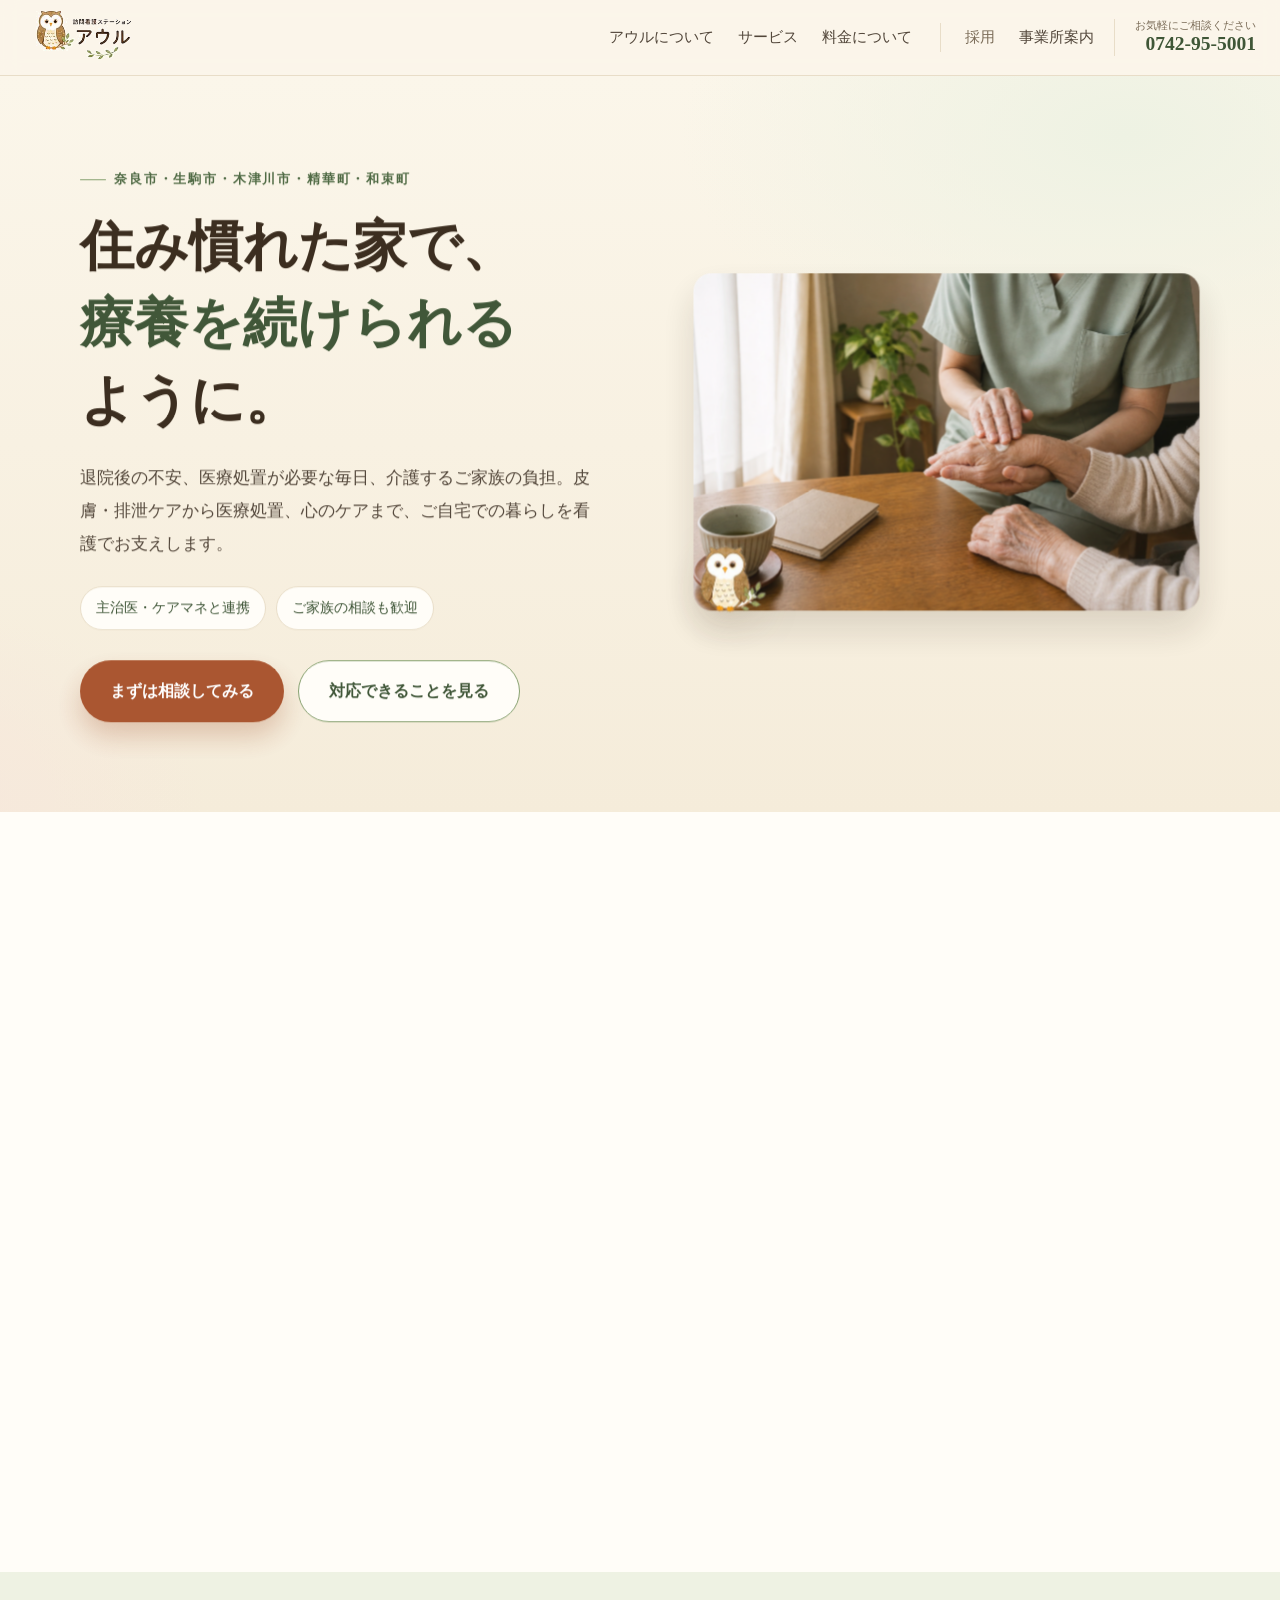
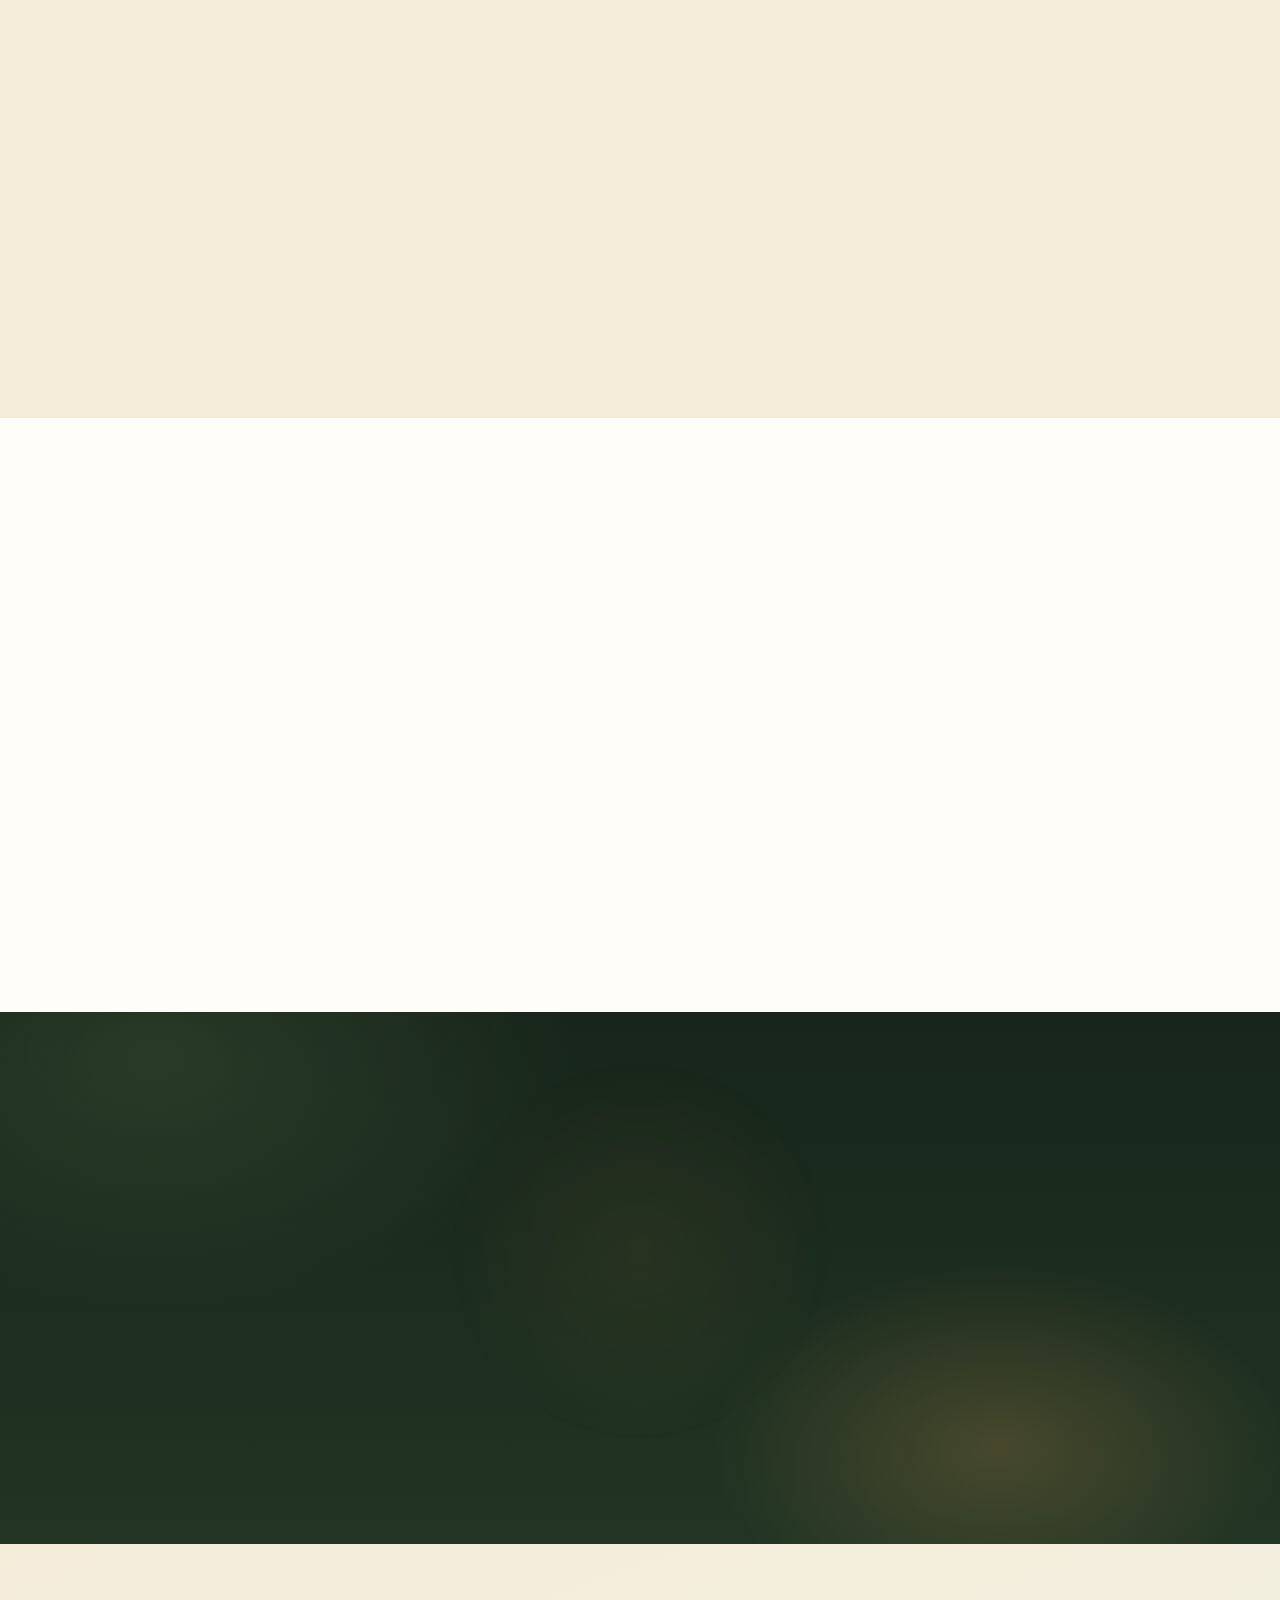
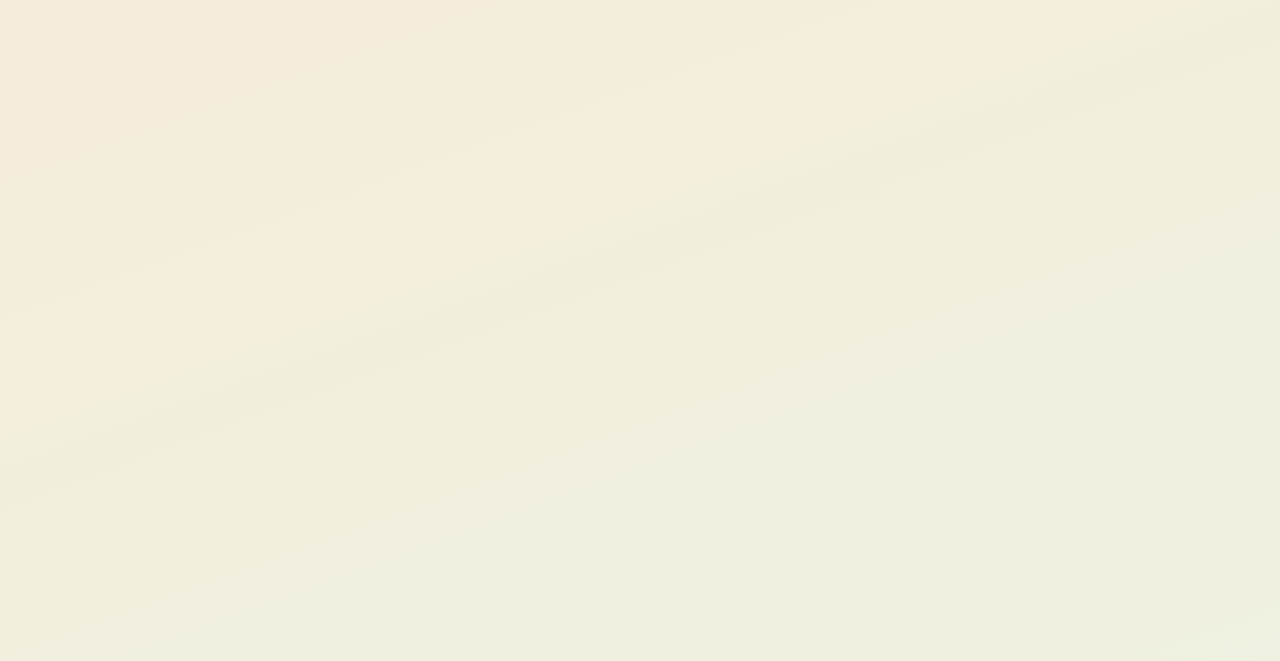
<file: index.html>
<!doctype html>
<html lang="ja">
  <head>
    <meta charset="utf-8" />
    <meta http-equiv="refresh" content="0; url=./home.html" />
    <link rel="canonical" href="https://aurukango.jp/home.html" />
    <title>訪問看護ステーション アウル</title>
  </head>
  <body>
    <a href="./home.html">ホームページへ移動</a>
  </body>
</html>
</file>
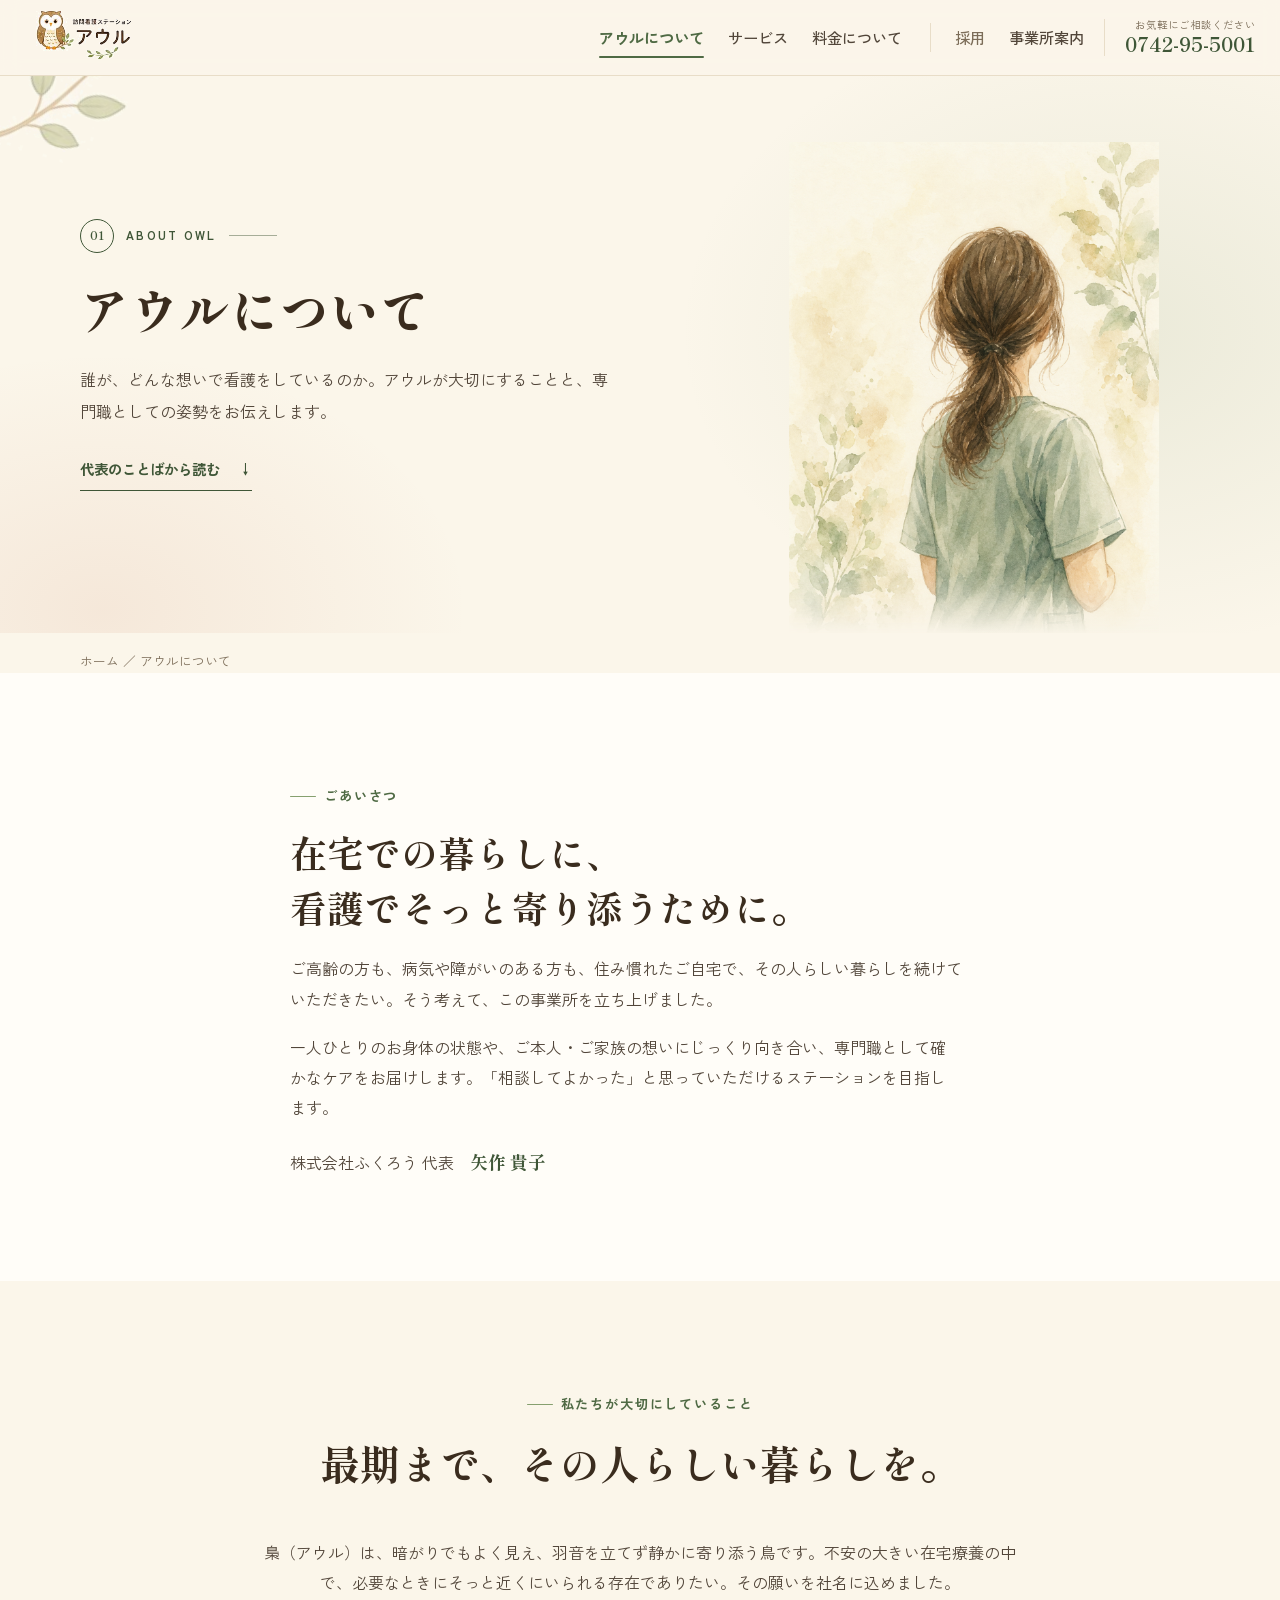
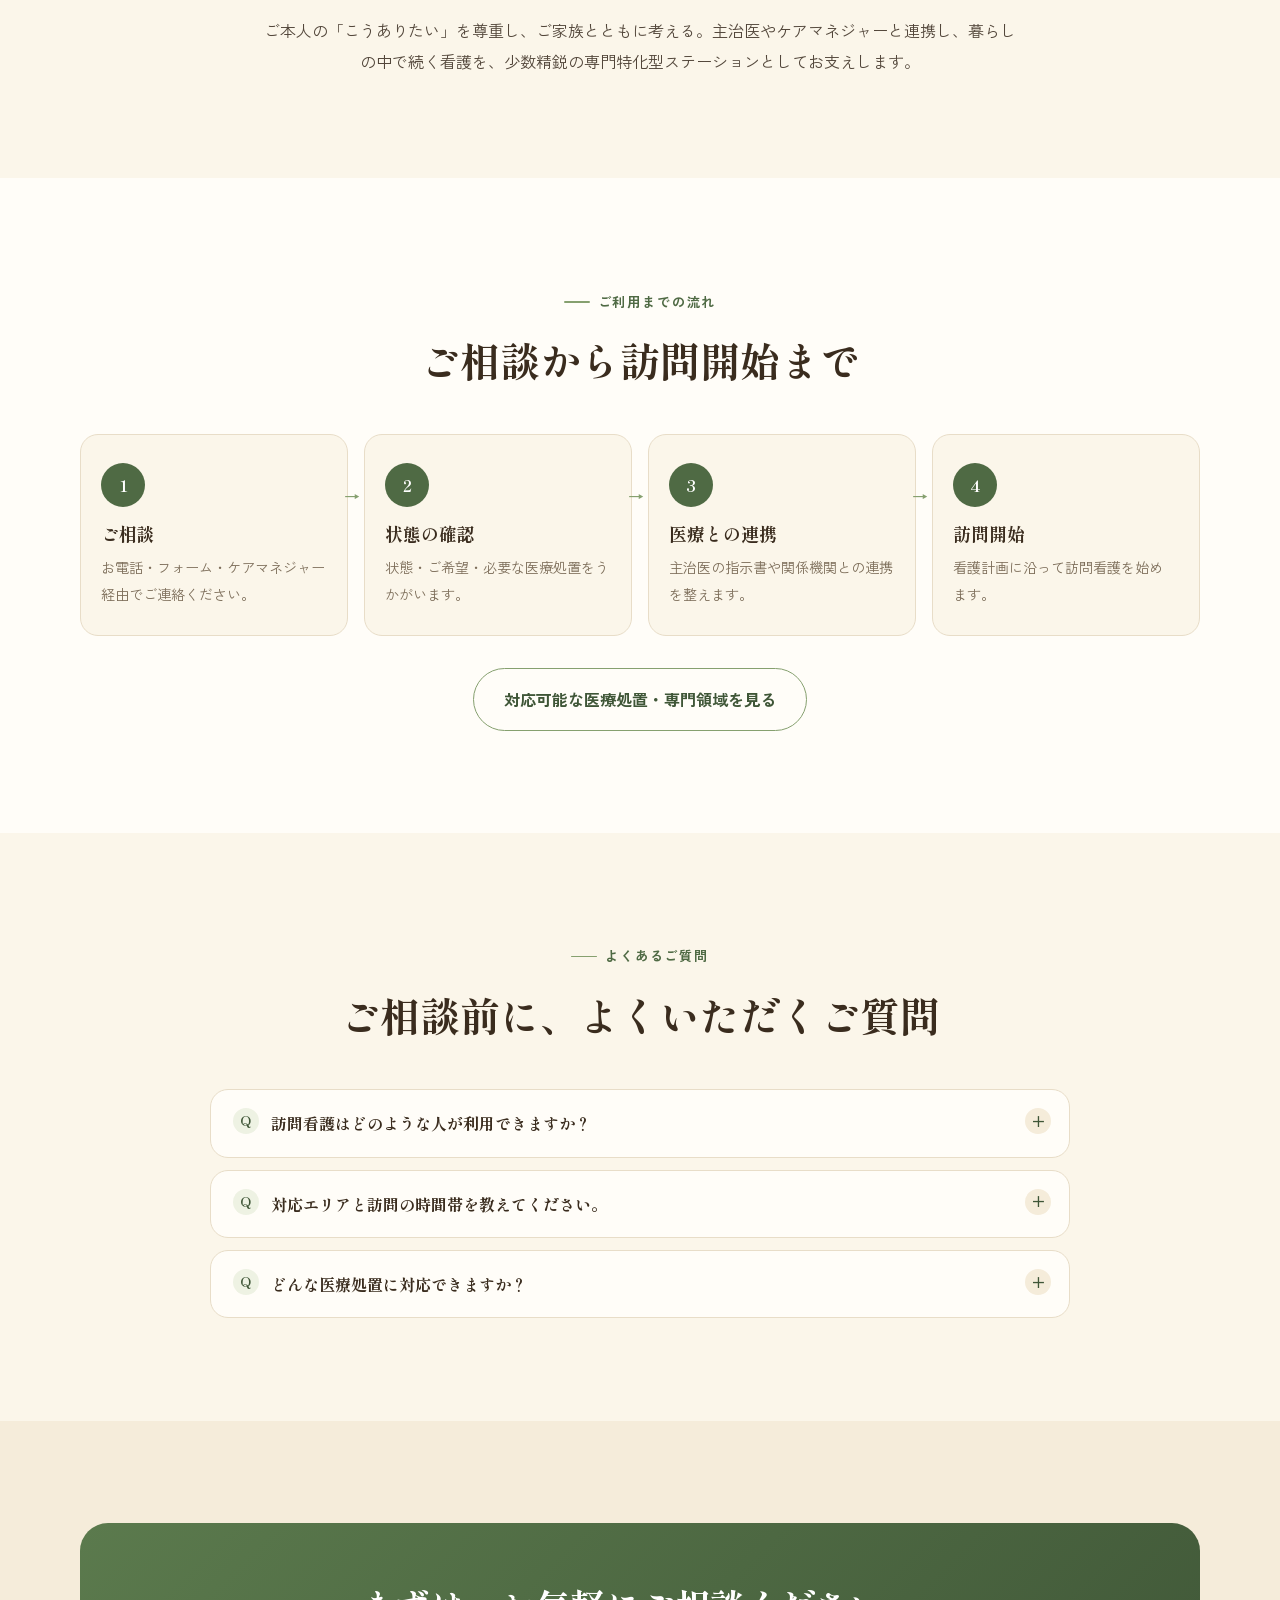
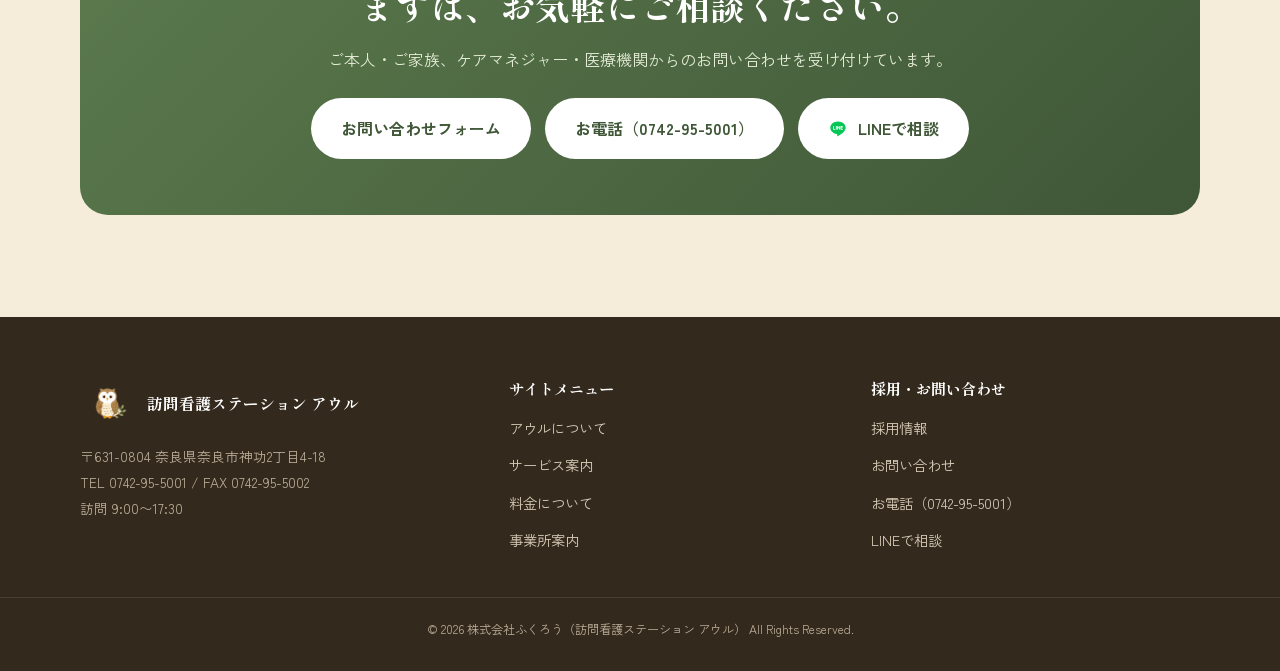
<file: about.html>
<!doctype html>
<html lang="ja">
  <head>
    <meta charset="utf-8" />
    <meta name="viewport" content="width=device-width, initial-scale=1" />
    <title>アウルについて｜訪問看護ステーション アウル</title>
    <meta
      name="description"
      content="訪問看護ステーション アウルの理念・代表あいさつ・専門性をご紹介します。皮膚・排泄ケア、医療処置、心のケアに対応する、奈良の少数精鋭の専門特化型ステーションです。"
    />
    <meta name="theme-color" content="#4f6a44" />
    <link rel="icon" href="./assets/img/owl-face.png" type="image/png" />
    <link rel="apple-touch-icon" href="./assets/img/owl-face.png" />
    <meta property="og:type" content="website" />
    <meta property="og:site_name" content="訪問看護ステーション アウル" />
    <meta property="og:title" content="アウルについて｜訪問看護ステーション アウル" />
    <meta property="og:description" content="訪問看護ステーション アウルの理念・代表あいさつ・専門性をご紹介します。皮膚・排泄ケア、医療処置、心のケアに対応する、奈良の少数精鋭の専門特化型ステーションです。" />
    <meta property="og:locale" content="ja_JP" />
    <meta name="twitter:card" content="summary" />
    <link rel="canonical" href="https://aurukango.jp/about.html" />
    <meta property="og:url" content="https://aurukango.jp/about.html" />
    <meta property="og:image" content="https://aurukango.jp/assets/img/og-image.jpg" />
    <meta property="og:image:width" content="1200" />
    <meta property="og:image:height" content="630" />
    <link rel="preconnect" href="https://fonts.googleapis.com" />
    <link rel="preconnect" href="https://fonts.gstatic.com" crossorigin />
    <link href="https://fonts.googleapis.com/css2?family=Shippori+Mincho:wght@500;600;700;800&family=Zen+Kaku+Gothic+New:wght@400;500;700&display=swap" rel="stylesheet" />
    <script>document.documentElement.classList.add("has-js");</script>
    <link rel="stylesheet" href="./assets/css/site.css" />
    <script type="application/ld+json">
      {
        "@context": "https://schema.org",
        "@graph": [
          {
            "@type": "MedicalBusiness",
            "@id": "https://aurukango.jp/#organization",
            "name": "訪問看護ステーション アウル"
          },
          {
            "@type": "WebPage",
            "@id": "https://aurukango.jp/about.html#webpage",
            "url": "https://aurukango.jp/about.html",
            "name": "アウルについて",
            "inLanguage": "ja",
            "isPartOf": {
              "@id": "https://aurukango.jp/#website"
            },
            "about": {
              "@id": "https://aurukango.jp/#organization"
            },
            "primaryImageOfPage": "https://aurukango.jp/assets/img/og-image.jpg"
          },
          {
            "@type": "BreadcrumbList",
            "itemListElement": [
              {
                "@type": "ListItem",
                "position": 1,
                "name": "ホーム",
                "item": "https://aurukango.jp/home.html"
              },
              {
                "@type": "ListItem",
                "position": 2,
                "name": "アウルについて"
              }
            ]
          }
        ]
      }
    </script>
  </head>
  <body>
    <a class="skip-link" href="#main">本文へスキップ</a>

      <!-- ============ header ============ -->
    <header class="header">
      <a class="brand" href="./home.html" aria-label="訪問看護ステーション アウル トップへ">
        <img class="brand__logo" src="./assets/img/logo-header.png" alt="訪問看護ステーション アウル" />
      </a>
      <nav class="nav" id="global-nav" aria-label="グローバルナビ">
        <a href="./about.html" aria-current="page">アウルについて</a>
        <a href="./service.html">サービス</a>
        <a href="./price.html">料金について</a>
        <a class="nav__recruit" href="./recruit.html">採用</a>
        <a href="./office.html">事業所案内</a>
      </nav>
      <a class="header-call" href="tel:0742955001"><span>お気軽にご相談ください</span><strong>0742-95-5001</strong></a>
      <button class="nav-toggle" type="button" aria-label="メニューを開く" aria-expanded="false" aria-controls="global-nav" data-nav-toggle><span></span><span></span><span></span></button>
    </header>

    <main id="main">
      <!-- ============ page hero: about ============ -->
      <section class="subhero subhero--about">
        <div class="inner subhero__grid">
          <div class="subhero__copy hero-enter">
            <span class="subhero__label"><b>01</b> ABOUT OWL</span>
            <h1>アウルについて</h1>
            <p>誰が、どんな想いで看護をしているのか。アウルが大切にすることと、専門職としての姿勢をお伝えします。</p>
            <a class="subhero__jump" href="#message">代表のことばから読む<span aria-hidden="true">↓</span></a>
          </div>
          <div class="subhero__visual hero-enter hero-enter--delay">
            <figure class="about-portrait">
              <img src="./assets/img/staff-daihyo.png" alt="代表の後ろ姿を描いた水彩イラスト" />
            </figure>
          </div>
        </div>
      </section>

      <!-- ============ breadcrumb ============ -->
      <nav class="breadcrumb" aria-label="パンくずリスト">
        <a href="./home.html">ホーム</a> ／ アウルについて
      </nav>

      <!-- ============ 代表あいさつ ============ -->
      <section class="section bg-white" id="message">
        <div class="inner inner--narrow">
          <div class="reveal greeting-copy">
            <span class="eyebrow">ごあいさつ</span>
            <h2 class="h-lead">在宅での暮らしに、<br />看護でそっと寄り添うために。</h2>
            <div class="prose">
              <p>ご高齢の方も、病気や障がいのある方も、住み慣れたご自宅で、その人らしい暮らしを続けていただきたい。そう考えて、この事業所を立ち上げました。</p>
              <p>一人ひとりのお身体の状態や、ご本人・ご家族の想いにじっくり向き合い、専門職として確かなケアをお届けします。「相談してよかった」と思っていただけるステーションを目指します。</p>
            </div>
            <p class="u-mt-22">株式会社ふくろう 代表　<span class="sig sig--lg">矢作 貴子</span></p>
          </div>
        </div>
      </section>

      <!-- ============ 理念（梟の意味づけ＋行動理念を集約） ============ -->
      <section class="section bg-cream">
        <div class="inner">
          <div class="section-head center reveal">
            <span class="eyebrow">私たちが大切にしていること</span>
            <h2><span class="u-phrase">最期まで、</span><span class="u-phrase">その人らしい</span><span class="u-phrase">暮らしを。</span></h2>
          </div>
          <div class="reveal u-maxw-760">
            <div class="prose prose--center">
              <p>梟（アウル）は、暗がりでもよく見え、羽音を立てず静かに寄り添う鳥です。不安の大きい在宅療養の中で、必要なときにそっと近くにいられる存在でありたい。その願いを社名に込めました。</p>
              <p>ご本人の「こうありたい」を尊重し、ご家族とともに考える。主治医やケアマネジャーと連携し、暮らしの中で続く看護を、少数精鋭の専門特化型ステーションとしてお支えします。</p>
            </div>
          </div>
        </div>
      </section>

      <!-- ============ ご利用までの流れ ============ -->
      <section class="section bg-white" id="flow">
        <div class="inner">
          <div class="section-head center reveal"><span class="eyebrow">ご利用までの流れ</span><h2>ご相談から訪問開始まで</h2></div>
          <div class="flow-grid">
            <div class="flow-step reveal"><div class="flow-step__no">1</div><h3>ご相談</h3><p>お電話・フォーム・ケアマネジャー経由でご連絡ください。</p></div>
            <div class="flow-step reveal"><div class="flow-step__no">2</div><h3>状態の確認</h3><p>状態・ご希望・必要な医療処置をうかがいます。</p></div>
            <div class="flow-step reveal"><div class="flow-step__no">3</div><h3>医療との連携</h3><p>主治医の指示書や関係機関との連携を整えます。</p></div>
            <div class="flow-step reveal"><div class="flow-step__no">4</div><h3>訪問開始</h3><p>看護計画に沿って訪問看護を始めます。</p></div>
          </div>
          <div class="reveal section-cta">
            <a class="btn btn--ghost" href="./service.html">対応可能な医療処置・専門領域を見る</a>
          </div>
        </div>
      </section>

      <!-- ============ よくあるご質問（3問） ============ -->
      <section class="section bg-cream">
        <div class="inner inner--narrow">
          <div class="section-head center reveal"><span class="eyebrow">よくあるご質問</span><h2><span class="u-phrase">ご相談前に、</span><span class="u-phrase">よくいただくご質問</span></h2></div>
          <div class="faq reveal">
            <details>
              <summary>訪問看護はどのような人が利用できますか？</summary>
              <div class="faq__a">主治医が訪問看護を必要と認めた方が対象です。年齢や病気の種類を問わず、ご自宅で療養される方を幅広くお支えします。</div>
            </details>
            <details>
              <summary>対応エリアと訪問の時間帯を教えてください。</summary>
              <div class="faq__a">奈良市・生駒市・木津川市・精華町・和束町が対応エリアです。訪問は9:00〜17:30を基本としています。</div>
            </details>
            <details>
              <summary>どんな医療処置に対応できますか？</summary>
              <div class="faq__a">褥瘡（床ずれ）管理、ストーマケア、気管カニューレ管理、創傷処置、脱水補正、認知症のある方への対応など、専門資格に基づくケアに対応します。詳しくはサービス案内をご覧ください。</div>
            </details>
          </div>
        </div>
      </section>

      <!-- ============ CTA band（相談導線） ============ -->
      <section class="section bg-cream2">
        <div class="inner">
          <div class="cta-band reveal">
            <h2><span class="u-phrase">まずは、</span><span class="u-phrase">お気軽に</span><span class="u-phrase">ご相談ください。</span></h2>
            <p>ご本人・ご家族、ケアマネジャー・医療機関からのお問い合わせを受け付けています。</p>
            <div class="btn-row">
              <a class="btn btn--on-dark" href="./home.html#contact">お問い合わせフォーム</a>
              <a class="btn btn--on-dark" href="tel:0742955001">お電話（0742-95-5001）</a>
              <a class="btn btn--on-dark" href="https://lin.ee/WpE8VvY" target="_blank" rel="noopener noreferrer"><svg class="btn__line-mark" viewBox="0 0 24 24" aria-hidden="true" focusable="false"><path fill="#06C755" d="M12 3C6.9 3 2.8 6.4 2.8 10.6c0 3.7 3.2 6.8 7.5 7.4.3.1.7.2.8.5.1.3.1.6 0 .9l-.1.8c0 .2-.2.9.8.5s5.3-3.1 7.2-5.3c1.3-1.4 2.2-3 2.2-4.8C21.2 6.4 17.1 3 12 3Zm-3.6 9.8H6.6c-.3 0-.5-.2-.5-.5V8.9c0-.3.2-.5.5-.5s.5.2.5.5v3h1.3c.3 0 .5.2.5.5s-.2.4-.5.4Zm2-.5c0 .3-.2.5-.5.5s-.5-.2-.5-.5V8.9c0-.3.2-.5.5-.5s.5.2.5.5v3.4Zm4.2 0c0 .2-.1.4-.3.5h-.2c-.2 0-.3-.1-.4-.2l-1.7-2.3v2c0 .3-.2.5-.5.5s-.5-.2-.5-.5V8.9c0-.2.1-.4.3-.5h.2c.1 0 .3.1.4.2l1.7 2.3v-2c0-.3.2-.5.5-.5s.5.2.5.5v3.4Zm2.8-2.2c.3 0 .5.2.5.5s-.2.5-.5.5h-1.3v.8h1.3c.3 0 .5.2.5.5s-.2.4-.5.4h-1.8c-.3 0-.5-.2-.5-.5V8.9c0-.3.2-.5.5-.5h1.8c.3 0 .5.2.5.5s-.2.5-.5.5h-1.3v.8h1.3Z"/></svg>LINEで相談</a>
            </div>
          </div>
        </div>
      </section>
    </main>

    <!-- ============ footer ============ -->
    <footer class="footer">
      <div class="inner footer__inner">
        <div>
          <div class="footer__brand"><img class="footer__owl" src="./assets/img/owl-clean.png" alt="" /><span class="footer__brandname">訪問看護ステーション アウル</span></div>
          <p class="footer__info">〒631-0804 奈良県奈良市神功2丁目4-18<br />TEL 0742-95-5001 / FAX 0742-95-5002<br />訪問 9:00〜17:30</p>
        </div>
        <div>
          <h4>サイトメニュー</h4>
          <nav class="footer__nav"><a href="./about.html">アウルについて</a><a href="./service.html">サービス案内</a><a href="./price.html">料金について</a><a href="./office.html">事業所案内</a></nav>
        </div>
        <div>
          <h4>採用・お問い合わせ</h4>
          <nav class="footer__nav"><a href="./recruit.html">採用情報</a><a href="./home.html#contact">お問い合わせ</a><a href="tel:0742955001">お電話（0742-95-5001）</a><a href="https://lin.ee/WpE8VvY" target="_blank" rel="noopener noreferrer">LINEで相談</a></nav>
        </div>
      </div>
      <p class="footer__copy">© 2026 株式会社ふくろう（訪問看護ステーション アウル） All Rights Reserved.</p>
    </footer>

    <div class="m-cta"><a class="tel" href="tel:0742955001">電話する</a><a class="form" href="./home.html#contact">相談する</a></div>

    <script src="./assets/js/site.js"></script>
  </body>
</html>
</file>
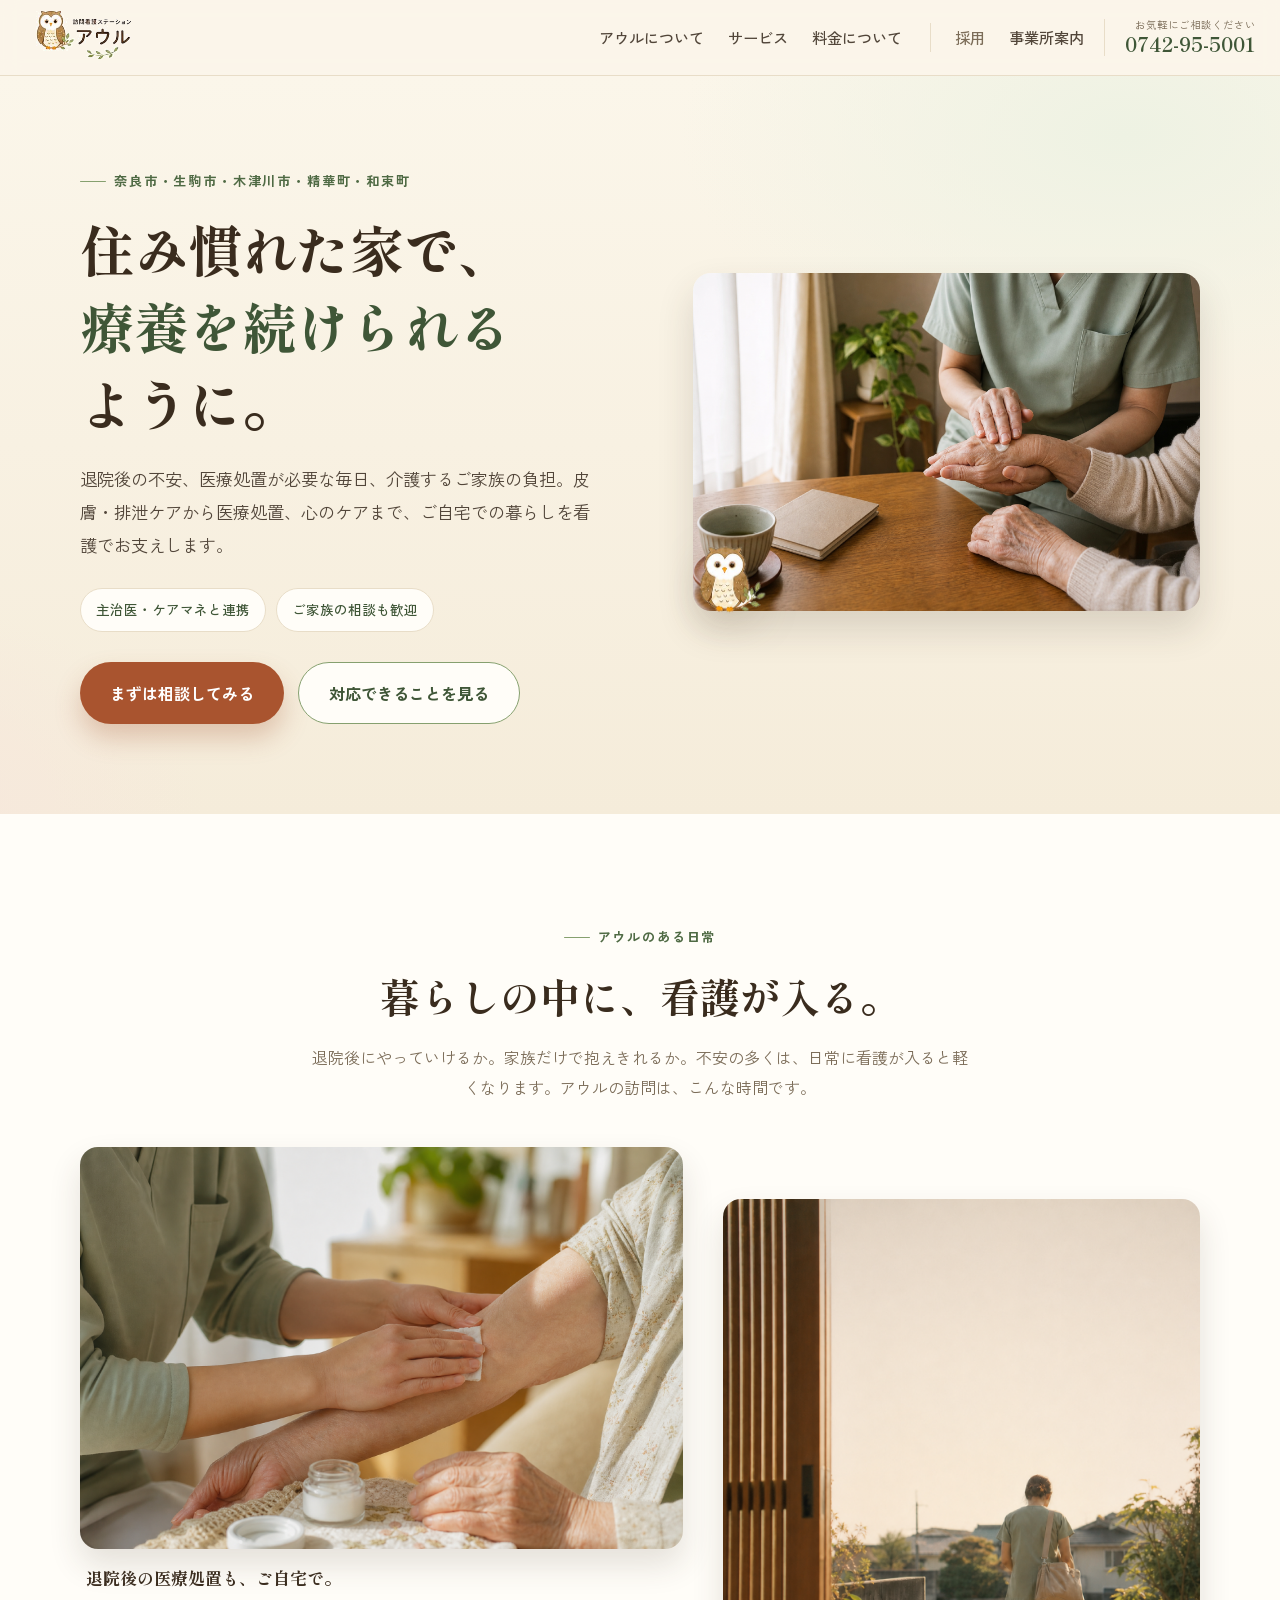
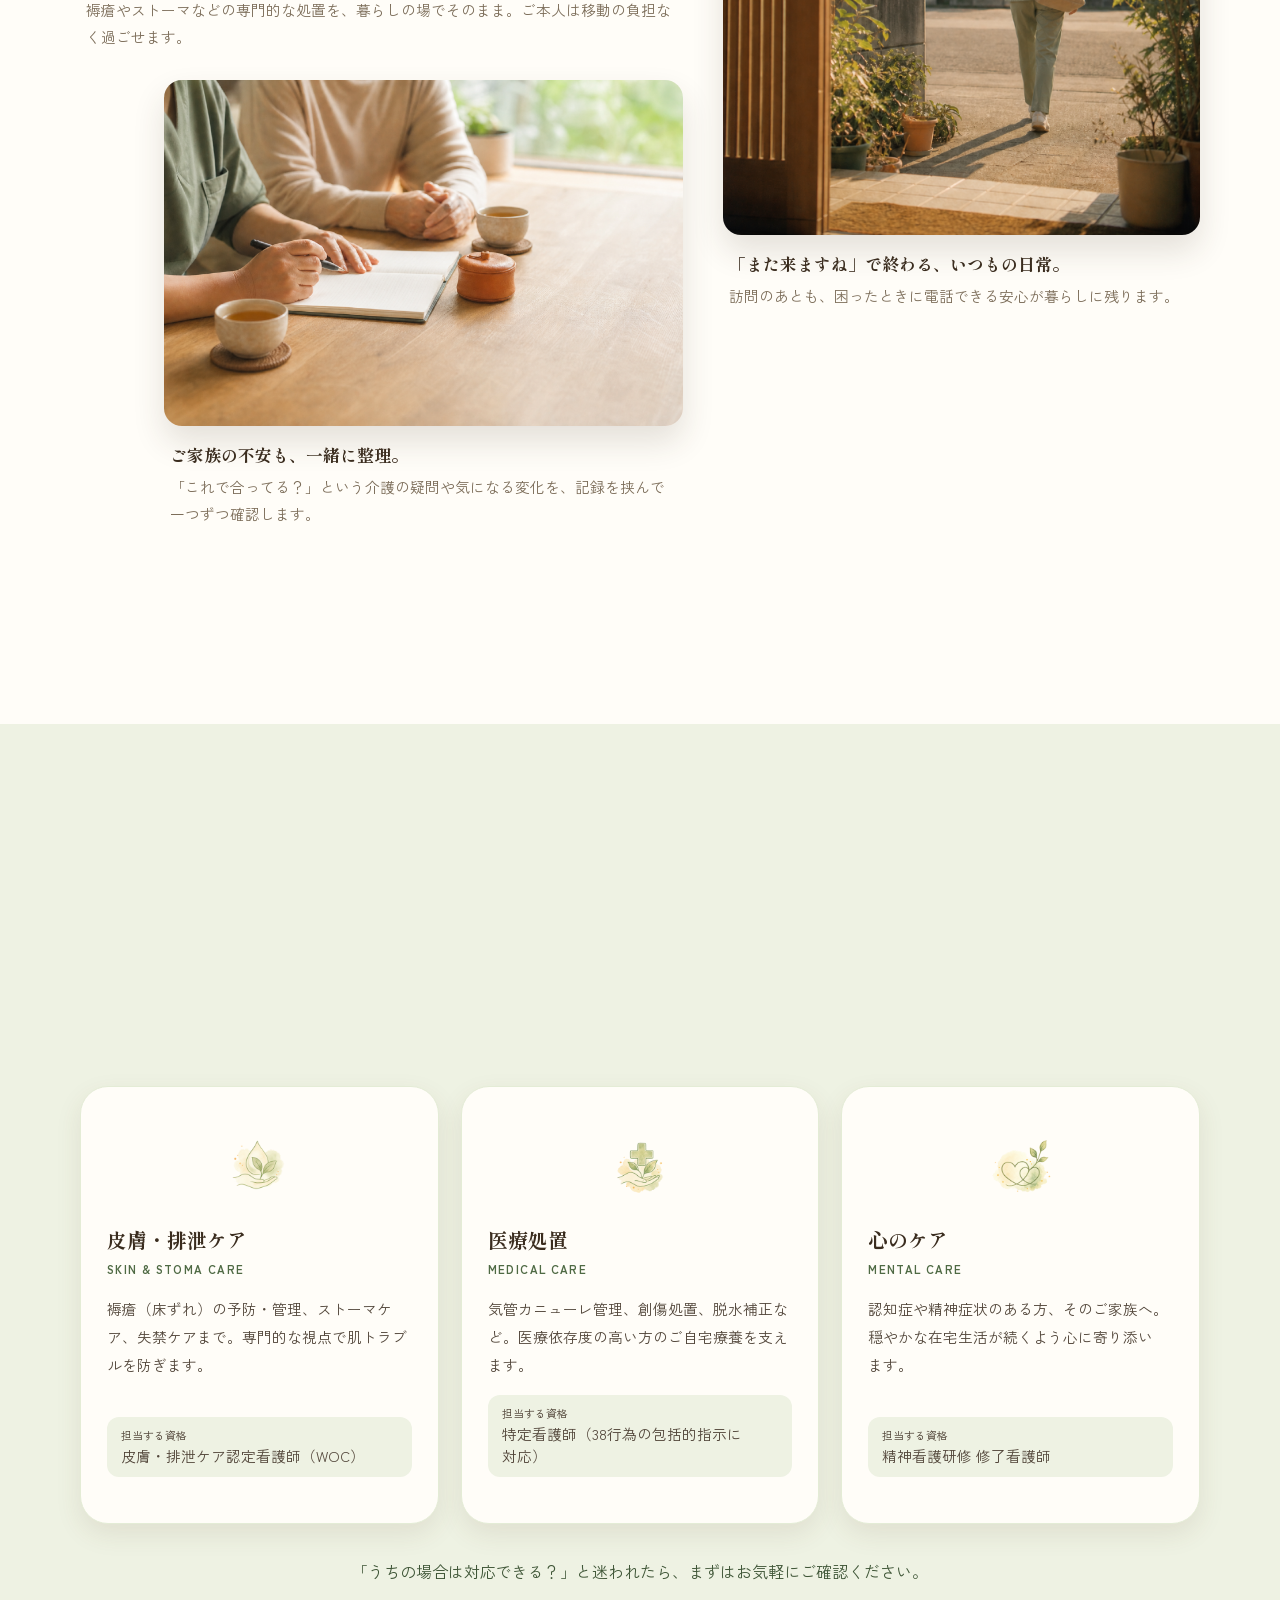
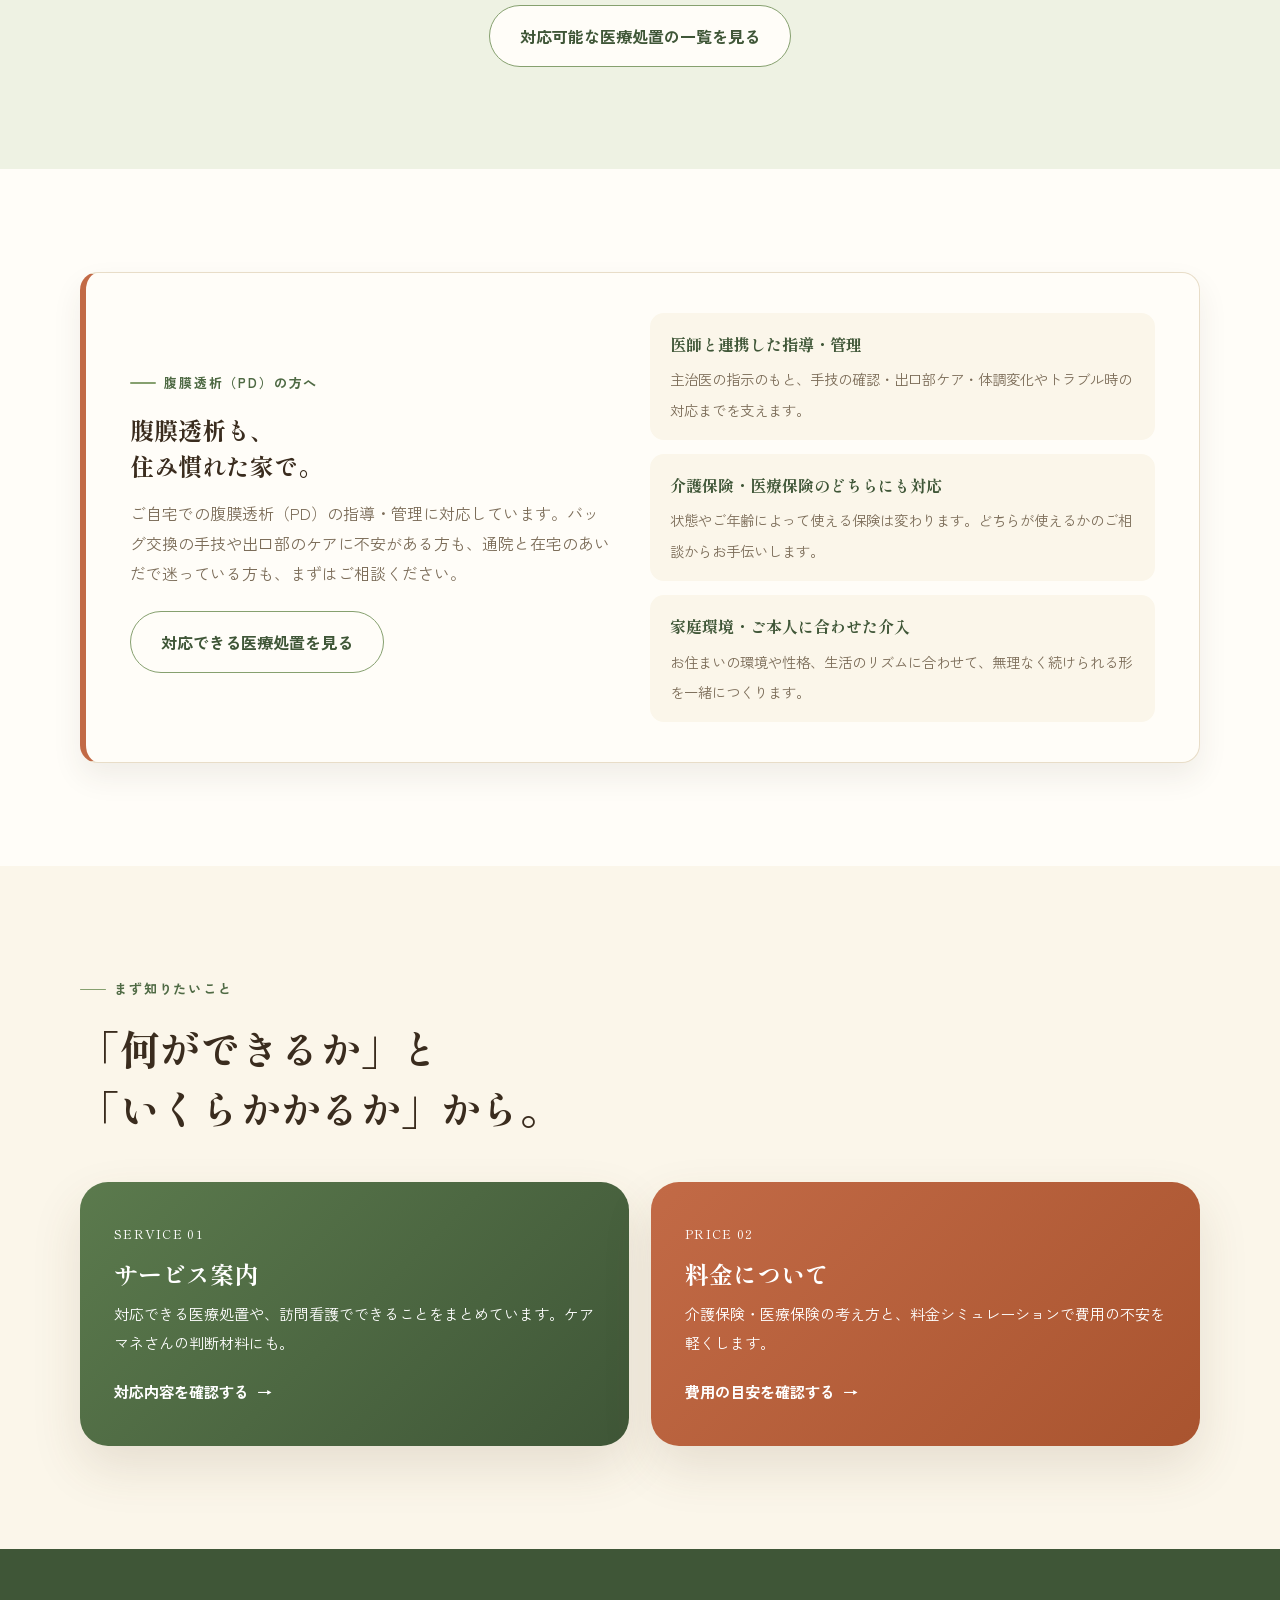
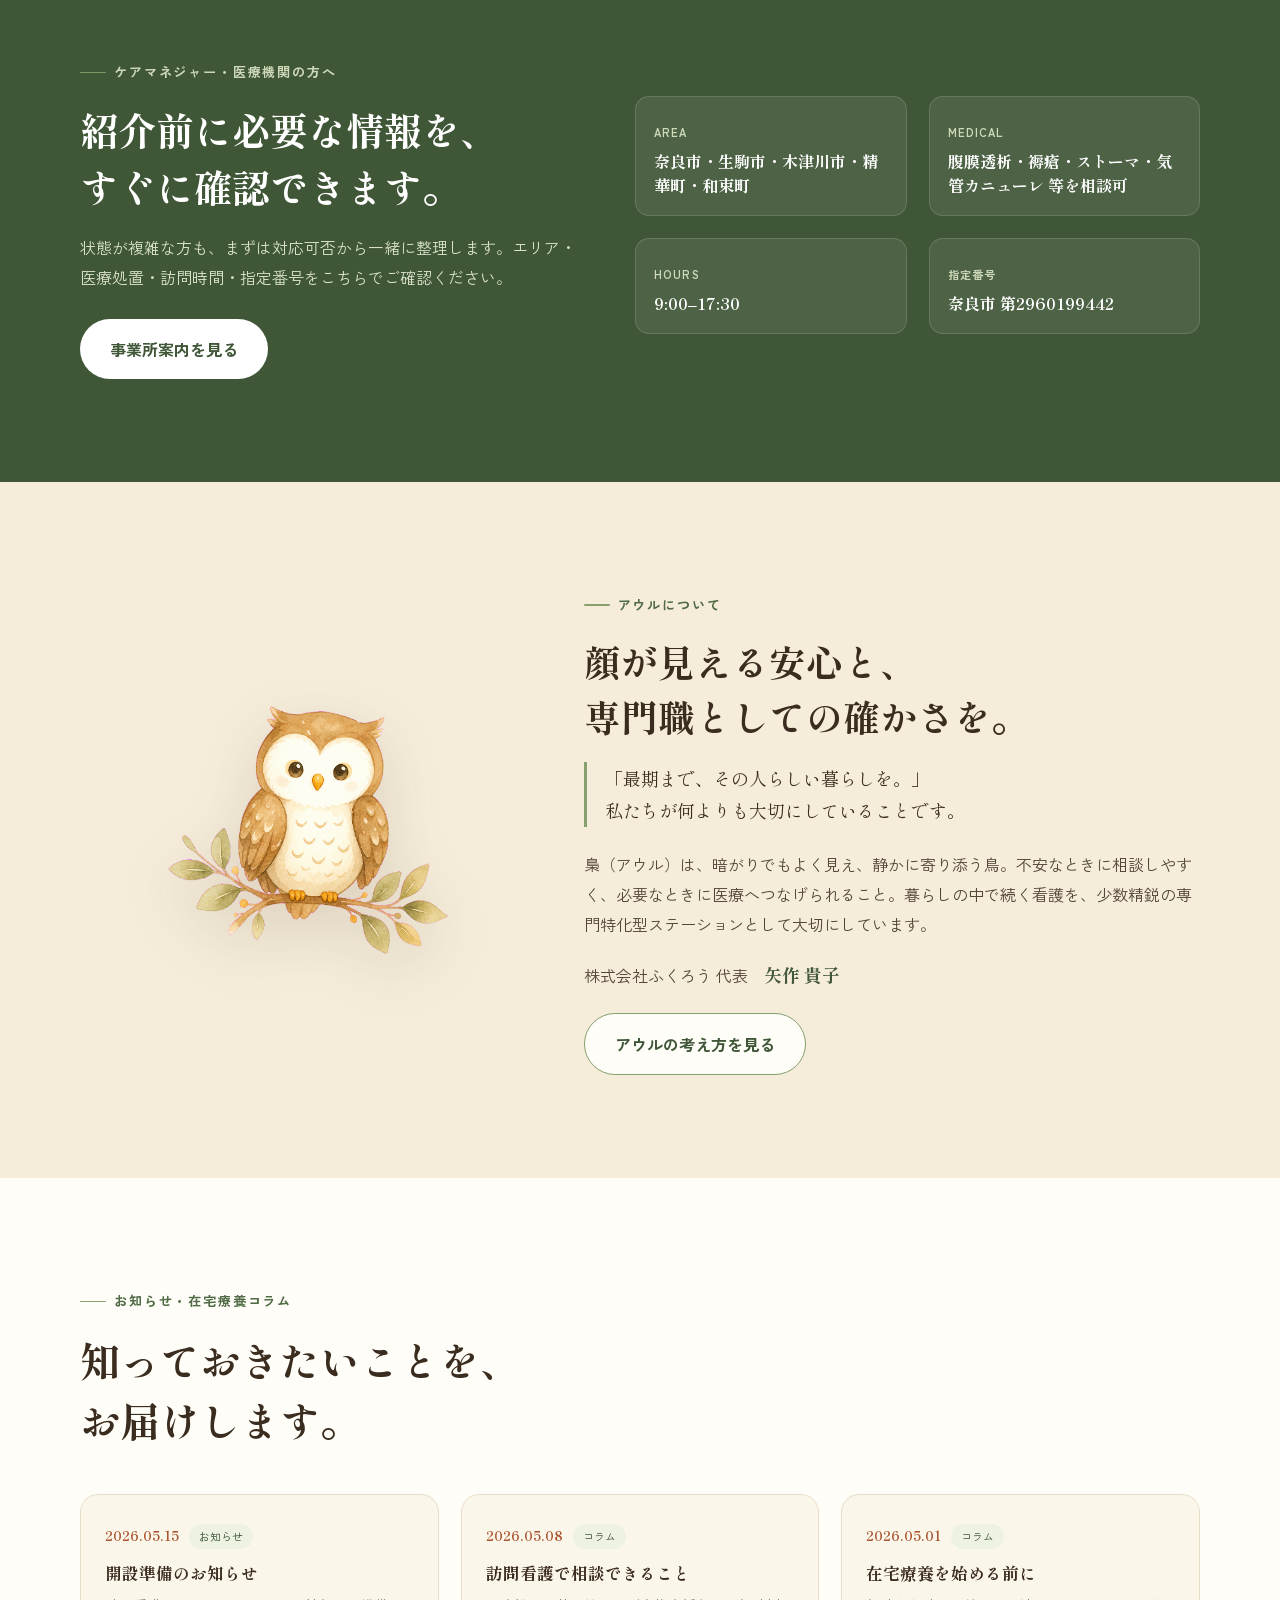
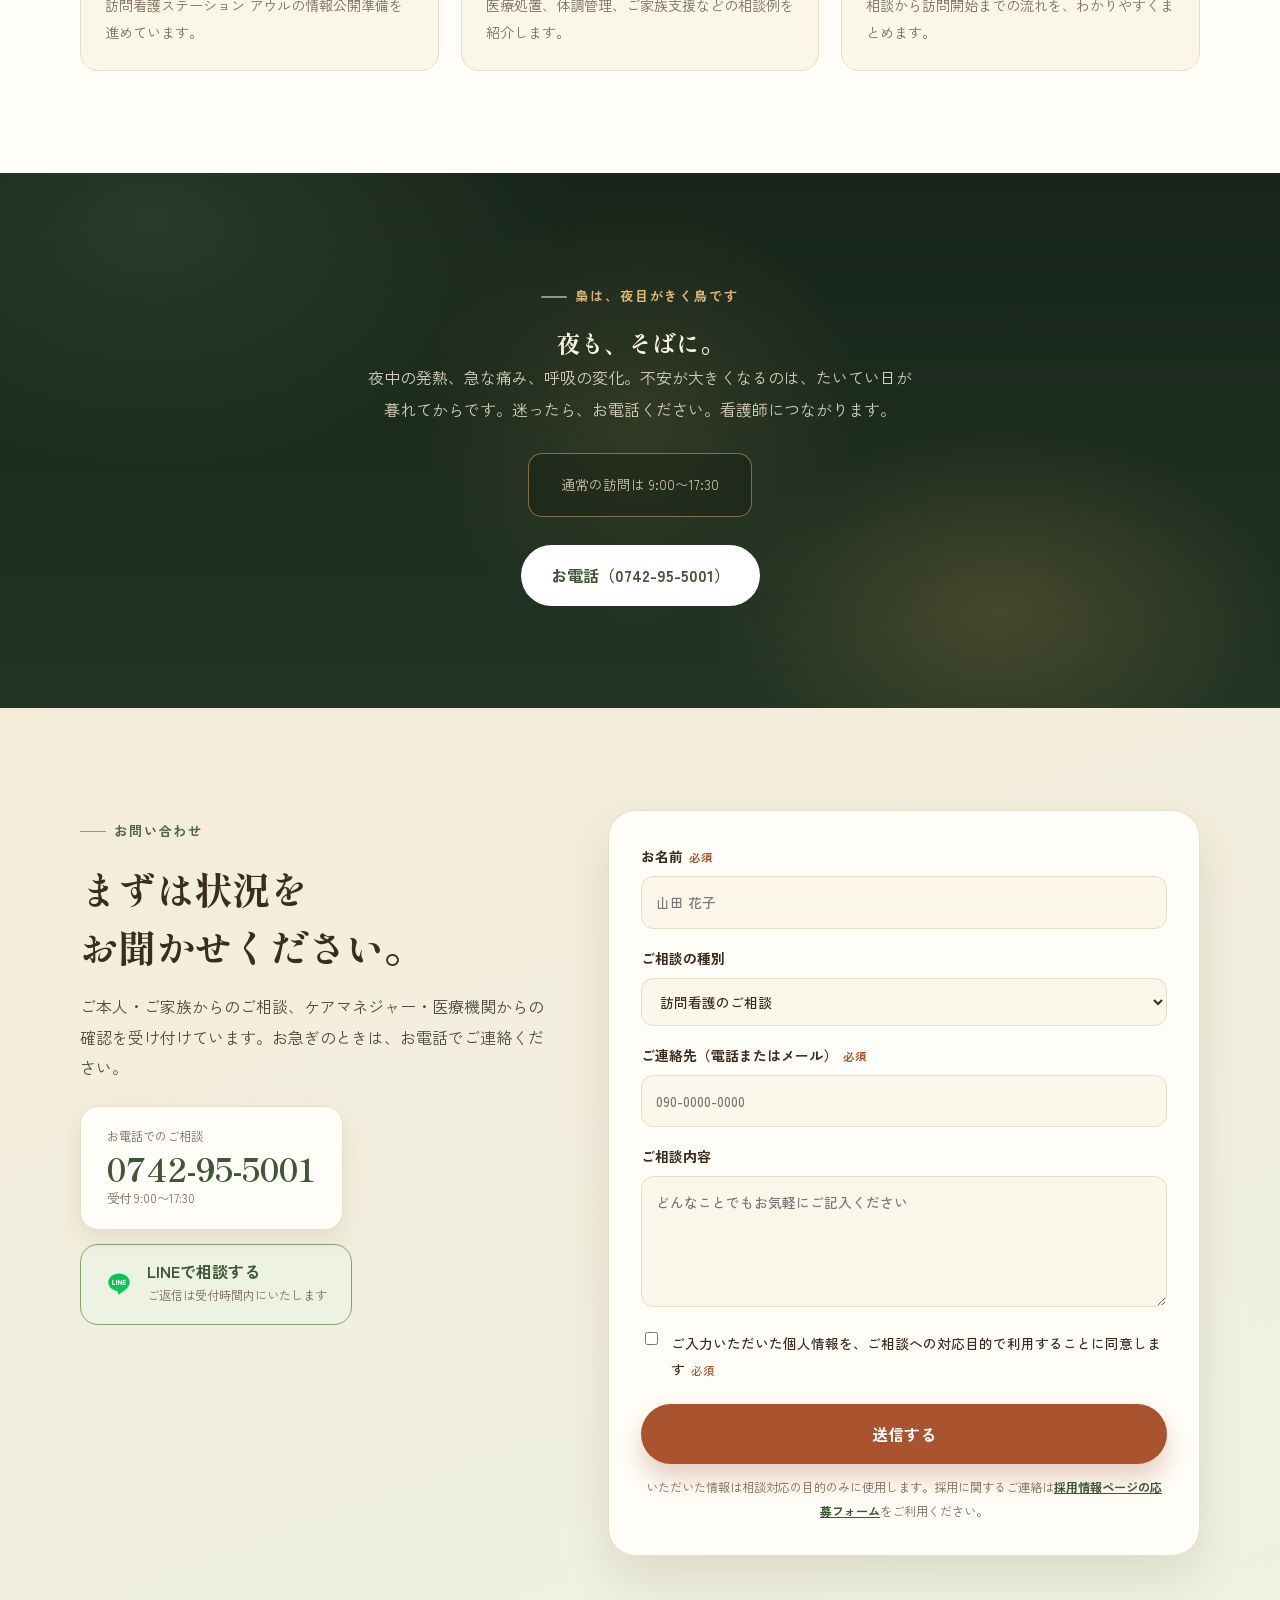
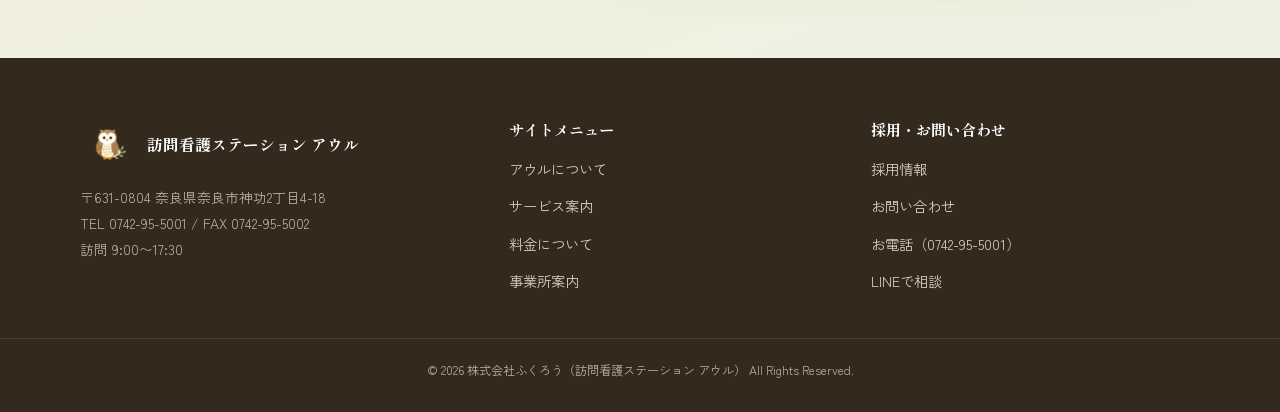
<file: home.html>
<!doctype html>
<html lang="ja">
  <head>
    <meta charset="utf-8" />
    <meta name="viewport" content="width=device-width, initial-scale=1" />
    <title>訪問看護ステーション アウル｜奈良市・生駒市・木津川市・精華町・和束町の訪問看護</title>
    <meta
      name="description"
      content="住み慣れたご自宅で療養を続けられるように。皮膚・排泄ケア、医療処置、心のケアに対応する、奈良の少数精鋭の訪問看護ステーションです。"
    />
    <meta name="theme-color" content="#4f6a44" />
    <link rel="icon" href="./assets/img/owl-face.png" type="image/png" />
    <link rel="apple-touch-icon" href="./assets/img/owl-face.png" />
    <meta property="og:type" content="website" />
    <meta property="og:site_name" content="訪問看護ステーション アウル" />
    <meta property="og:title" content="訪問看護ステーション アウル｜奈良市・生駒市・木津川市・精華町・和束町の訪問看護" />
    <meta property="og:description" content="住み慣れたご自宅で療養を続けられるように。皮膚・排泄ケア、医療処置、心のケアに対応する、奈良の少数精鋭の訪問看護ステーションです。" />
    <meta property="og:locale" content="ja_JP" />
    <meta name="twitter:card" content="summary" />
    <link rel="canonical" href="https://aurukango.jp/home.html" />
    <meta property="og:url" content="https://aurukango.jp/home.html" />
    <meta property="og:image" content="https://aurukango.jp/assets/img/og-image.jpg" />
    <meta property="og:image:width" content="1200" />
    <meta property="og:image:height" content="630" />
    <link rel="preconnect" href="https://fonts.googleapis.com" />
    <link rel="preconnect" href="https://fonts.gstatic.com" crossorigin />
    <link href="https://fonts.googleapis.com/css2?family=Shippori+Mincho:wght@500;600;700;800&family=Zen+Kaku+Gothic+New:wght@400;500;700&display=swap" rel="stylesheet" />
    <script>document.documentElement.classList.add("has-js");</script>
    <link rel="stylesheet" href="./assets/css/site.css" />
    <script type="application/ld+json">
      {
        "@context": "https://schema.org",
        "@graph": [
          {
            "@type": "MedicalBusiness",
            "@id": "https://aurukango.jp/#organization",
            "name": "訪問看護ステーション アウル",
            "legalName": "株式会社ふくろう",
            "url": "https://aurukango.jp/home.html",
            "description": "住み慣れたご自宅で療養を続けられるように。皮膚・排泄ケア、医療処置、心のケアに対応する、奈良の少数精鋭の訪問看護ステーションです。",
            "logo": "https://aurukango.jp/assets/img/logo-header.png",
            "image": "https://aurukango.jp/assets/img/og-image.jpg",
            "address": {
              "@type": "PostalAddress",
              "addressCountry": "JP",
              "postalCode": "631-0804",
              "addressRegion": "奈良県",
              "addressLocality": "奈良市",
              "streetAddress": "神功2丁目4-18"
            },
            "telephone": "+81-742-95-5001",
            "faxNumber": "+81-742-95-5002",
            "areaServed": [
              {
                "@type": "City",
                "name": "奈良市"
              },
              {
                "@type": "City",
                "name": "生駒市"
              },
              {
                "@type": "City",
                "name": "木津川市"
              },
              {
                "@type": "City",
                "name": "精華町"
              },
              {
                "@type": "City",
                "name": "和束町"
              }
            ],
            "openingHoursSpecification": [
              {
                "@type": "OpeningHoursSpecification",
                "dayOfWeek": [
                  "Monday",
                  "Tuesday",
                  "Wednesday",
                  "Thursday",
                  "Friday"
                ],
                "opens": "09:00",
                "closes": "17:30"
              }
            ],
            "identifier": {
              "@type": "PropertyValue",
              "name": "奈良市指定番号",
              "value": "2960199442"
            },
            "sameAs": [
              "https://lin.ee/WpE8VvY"
            ]
          },
          {
            "@type": "WebSite",
            "@id": "https://aurukango.jp/#website",
            "url": "https://aurukango.jp/",
            "name": "訪問看護ステーション アウル",
            "inLanguage": "ja",
            "publisher": {
              "@id": "https://aurukango.jp/#organization"
            }
          },
          {
            "@type": "WebPage",
            "@id": "https://aurukango.jp/home.html#webpage",
            "url": "https://aurukango.jp/home.html",
            "name": "訪問看護ステーション アウル",
            "inLanguage": "ja",
            "isPartOf": {
              "@id": "https://aurukango.jp/#website"
            },
            "about": {
              "@id": "https://aurukango.jp/#organization"
            },
            "primaryImageOfPage": "https://aurukango.jp/assets/img/og-image.jpg"
          }
        ]
      }
    </script>
  </head>
  <body>
    <a class="skip-link" href="#main">本文へスキップ</a>

      <!-- ============ header ============ -->
    <header class="header">
      <a class="brand" href="./home.html" aria-label="訪問看護ステーション アウル トップへ">
        <img class="brand__logo" src="./assets/img/logo-header.png" alt="訪問看護ステーション アウル" />
      </a>
      <nav class="nav" id="global-nav" aria-label="グローバルナビ">
        <a href="./about.html">アウルについて</a>
        <a href="./service.html">サービス</a>
        <a href="./price.html">料金について</a>
        <a class="nav__recruit" href="./recruit.html">採用</a>
        <a href="./office.html">事業所案内</a>
      </nav>
      <a class="header-call" href="tel:0742955001"><span>お気軽にご相談ください</span><strong>0742-95-5001</strong></a>
      <button class="nav-toggle" type="button" aria-label="メニューを開く" aria-expanded="false" aria-controls="global-nav" data-nav-toggle><span></span><span></span><span></span></button>
    </header>

    <main id="main">
      <!-- ============ hero ============ -->
      <section class="hero">
        <div class="inner split split--hero split--imgfirst">
          <div class="hero-enter">
            <span class="eyebrow">奈良市・生駒市・木津川市・精華町・和束町</span>
            <h1 class="hero__title">
              住み慣れた家で、<br /><span class="accent">療養を続けられる</span><br />ように。
            </h1>
            <p class="lead hero__lead">
              退院後の不安、医療処置が必要な毎日、介護するご家族の負担。皮膚・排泄ケアから医療処置、心のケアまで、ご自宅での暮らしを看護でお支えします。
            </p>
            <div class="badges u-mb-30">
              <span class="badge">主治医・ケアマネと連携</span>
              <span class="badge">ご家族の相談も歓迎</span>
            </div>
            <div class="hero__actions">
              <a class="btn btn--primary" href="#contact">まずは相談してみる</a>
              <a class="btn btn--ghost" href="./service.html">対応できることを見る</a>
            </div>
          </div>
          <div class="hero-enter hero-enter--delay hero__visual">
            <img class="asset asset--hero" src="./assets/img/home-hero-v2.png" alt="在宅の居間で、看護師がご利用者の手にスキンケアを行う様子" />
            <img class="hero__owl" src="./assets/img/owl-clean.png" alt="" />
          </div>
        </div>
      </section>

      <!-- ============ photo story (暮らしの中に看護が入る一日) ============ -->
      <section class="section bg-white">
        <div class="inner">
          <div class="section-head center reveal">
            <span class="eyebrow">アウルのある日常</span>
            <h2><span class="u-phrase">暮らしの中に、</span><span class="u-phrase">看護が入る。</span></h2>
            <p>退院後にやっていけるか。家族だけで抱えきれるか。不安の多くは、日常に看護が入ると軽くなります。アウルの訪問は、こんな時間です。</p>
          </div>
          <div class="story">
            <figure class="story__item story__item--a reveal reveal--left">
              <img src="./assets/img/story-care.png" alt="看護師がご利用者の腕にスキンケアの処置をする手元" loading="lazy" />
              <figcaption><b>退院後の医療処置も、ご自宅で。</b>褥瘡やストーマなどの専門的な処置を、暮らしの場でそのまま。ご本人は移動の負担なく過ごせます。</figcaption>
            </figure>
            <figure class="story__item story__item--b reveal reveal--left">
              <img src="./assets/img/story-talk.png" alt="テーブルで記録ノートを挟んでご家族と相談する手元" loading="lazy" />
              <figcaption><b>ご家族の不安も、一緒に整理。</b>「これで合ってる？」という介護の疑問や気になる変化を、記録を挟んで一つずつ確認します。</figcaption>
            </figure>
            <figure class="story__item story__item--c reveal reveal--right">
              <img src="./assets/img/story-leave.png" alt="訪問を終えて玄関先を出る看護師の後ろ姿" loading="lazy" />
              <figcaption><b>「また来ますね」で終わる、いつもの日常。</b>訪問のあとも、困ったときに電話できる安心が暮らしに残ります。</figcaption>
            </figure>
          </div>
          <div class="reveal section-cta">
            <a class="btn btn--ghost" href="./about.html#flow">ご利用までの流れを見る</a>
          </div>
        </div>
      </section>

      <!-- ============ specialty (3領域・主役) ============ -->
      <section class="section bg-green">
        <div class="inner">
          <div class="section-head center reveal">
            <span class="eyebrow">アウルが力になれること</span>
            <h2>3つの専門領域で、<br />在宅の「難しい」に応えます。</h2>
            <p>人数や年数ではなく、保有資格に基づく「対応できる領域」でお応えします。</p>
          </div>
          <div class="grid grid-3">
            <article class="spec-card reveal">
              <img class="asset asset--icon" src="./assets/img/icon-skin.png" alt="" />
              <h3>皮膚・排泄ケア</h3><span class="spec-card__en">SKIN &amp; STOMA CARE</span>
              <p>褥瘡（床ずれ）の予防・管理、ストーマケア、失禁ケアまで。専門的な視点で肌トラブルを防ぎます。</p>
              <p class="spec-card__cred"><span>担当する資格</span>皮膚・排泄ケア認定看護師（WOC）</p>
            </article>
            <article class="spec-card reveal">
              <img class="asset asset--icon" src="./assets/img/icon-medical.png" alt="" />
              <h3>医療処置</h3><span class="spec-card__en">MEDICAL CARE</span>
              <p>気管カニューレ管理、創傷処置、脱水補正など。医療依存度の高い方のご自宅療養を支えます。</p>
              <p class="spec-card__cred"><span>担当する資格</span>特定看護師（38行為の包括的指示に対応）</p>
            </article>
            <article class="spec-card reveal">
              <img class="asset asset--icon" src="./assets/img/icon-heart.png" alt="" />
              <h3>心のケア</h3><span class="spec-card__en">MENTAL CARE</span>
              <p>認知症や精神症状のある方、そのご家族へ。穏やかな在宅生活が続くよう心に寄り添います。</p>
              <p class="spec-card__cred"><span>担当する資格</span>精神看護研修 修了看護師</p>
            </article>
          </div>
          <div class="reveal section-cta">
            <p class="section-cta__note">「うちの場合は対応できる？」と迷われたら、まずはお気軽にご確認ください。</p>
            <a class="btn btn--ghost" href="./service.html">対応可能な医療処置の一覧を見る</a>
          </div>
        </div>
      </section>

      <!-- ============ PD (腹膜透析サポート) ============ -->
      <section class="section bg-white">
        <div class="inner">
          <div class="pd-band reveal">
            <div class="pd-band__head">
              <span class="eyebrow">腹膜透析（PD）の方へ</span>
              <h2>腹膜透析も、<br />住み慣れた家で。</h2>
              <p>ご自宅での腹膜透析（PD）の指導・管理に対応しています。バッグ交換の手技や出口部のケアに不安がある方も、通院と在宅のあいだで迷っている方も、まずはご相談ください。</p>
              <div class="u-mt-22"><a class="btn btn--ghost" href="./service.html">対応できる医療処置を見る</a></div>
            </div>
            <ul class="pd-band__points">
              <li><b>医師と連携した指導・管理</b><span>主治医の指示のもと、手技の確認・出口部ケア・体調変化やトラブル時の対応までを支えます。</span></li>
              <li><b>介護保険・医療保険のどちらにも対応</b><span>状態やご年齢によって使える保険は変わります。どちらが使えるかのご相談からお手伝いします。</span></li>
              <li><b>家庭環境・ご本人に合わせた介入</b><span>お住まいの環境や性格、生活のリズムに合わせて、無理なく続けられる形を一緒につくります。</span></li>
            </ul>
          </div>
        </div>
      </section>

      <!-- ============ main routes (主動線2枚看板) ============ -->
      <section class="section bg-cream">
        <div class="inner">
          <div class="section-head reveal"><span class="eyebrow">まず知りたいこと</span><h2><span class="u-phrase">「何ができるか」と</span><span class="u-phrase">「いくらかかるか」から。</span></h2></div>
          <div class="grid grid-2">
            <a class="route route--service reveal" href="./service.html"><span class="route__no">SERVICE 01</span><div><h3>サービス案内</h3><p>対応できる医療処置や、訪問看護でできることをまとめています。ケアマネさんの判断材料にも。</p></div><span class="route__go">対応内容を確認する</span></a>
            <a class="route route--price reveal" href="./price.html"><span class="route__no">PRICE 02</span><div><h3>料金について</h3><p>介護保険・医療保険の考え方と、料金シミュレーションで費用の不安を軽くします。</p></div><span class="route__go">費用の目安を確認する</span></a>
          </div>
        </div>
      </section>

      <!-- ============ pro band (ケアマネ・医療機関) ============ -->
      <section class="section pro">
        <div class="inner split split--pro">
          <div class="reveal">
            <span class="eyebrow">ケアマネジャー・医療機関の方へ</span>
            <h2 class="h-lead--lg">紹介前に必要な情報を、<br />すぐに確認できます。</h2>
            <p class="pro__lead u-mb-26">状態が複雑な方も、まずは対応可否から一緒に整理します。エリア・医療処置・訪問時間・指定番号をこちらでご確認ください。</p>
            <a class="btn btn--on-dark" href="./office.html">事業所案内を見る</a>
          </div>
          <div class="grid grid-2 reveal">
            <div class="pro-check"><span>AREA</span><strong>奈良市・生駒市・木津川市・精華町・和束町</strong></div>
            <div class="pro-check"><span>MEDICAL</span><strong>腹膜透析・褥瘡・ストーマ・気管カニューレ 等を相談可</strong></div>
            <div class="pro-check"><span>HOURS</span><strong>9:00–17:30</strong></div>
            <div class="pro-check"><span>指定番号</span><strong>奈良市 第2960199442</strong></div>
          </div>
        </div>
      </section>

      <!-- ============ about ============ -->
      <section class="section bg-cream2">
        <div class="inner split split--lead">
          <div class="reveal u-center">
            <img class="owl-figure" src="./assets/img/owl-watercolor.png" alt="訪問看護ステーション アウルのシンボル、ふくろう" />
          </div>
          <div class="reveal">
            <span class="eyebrow">アウルについて</span>
            <h2 class="h-lead">顔が見える安心と、<br />専門職としての確かさを。</h2>
            <p class="pull-quote">
              「最期まで、その人らしい暮らしを。」<br />私たちが何よりも大切にしていることです。
            </p>
            <p>梟（アウル）は、暗がりでもよく見え、静かに寄り添う鳥。不安なときに相談しやすく、必要なときに医療へつなげられること。暮らしの中で続く看護を、少数精鋭の専門特化型ステーションとして大切にしています。</p>
            <p class="u-mt-18">株式会社ふくろう 代表　<span class="sig sig--lg">矢作 貴子</span></p>
            <div class="u-mt-22"><a class="btn btn--ghost" href="./about.html">アウルの考え方を見る</a></div>
          </div>
        </div>
      </section>

      <!-- ============ news ============ -->
      <section class="section bg-white">
        <div class="inner">
          <div class="section-head reveal"><span class="eyebrow">お知らせ・在宅療養コラム</span><h2><span class="u-phrase">知っておきたいことを、</span><span class="u-phrase">お届けします。</span></h2></div>
          <div class="grid grid-3">
            <a class="news-card reveal" href="#"><time datetime="2026-05-15">2026.05.15</time><span class="news-card__cat">お知らせ</span><h3>開設準備のお知らせ</h3><p>訪問看護ステーション アウルの情報公開準備を進めています。</p></a>
            <a class="news-card reveal" href="#"><time datetime="2026-05-08">2026.05.08</time><span class="news-card__cat">コラム</span><h3>訪問看護で相談できること</h3><p>医療処置、体調管理、ご家族支援などの相談例を紹介します。</p></a>
            <a class="news-card reveal" href="#"><time datetime="2026-05-01">2026.05.01</time><span class="news-card__cat">コラム</span><h3>在宅療養を始める前に</h3><p>相談から訪問開始までの流れを、わかりやすくまとめます。</p></a>
          </div>
        </div>
      </section>

      <!-- ============ night (夜も、そばに。) ============ -->
      <section class="section night">
        <div class="inner u-center">
          <span class="eyebrow reveal">梟は、夜目がきく鳥です</span>
          <h2 class="reveal">夜も、そばに。</h2>
          <p class="night__lead reveal">夜中の発熱、急な痛み、呼吸の変化。不安が大きくなるのは、たいてい日が暮れてからです。迷ったら、お電話ください。看護師につながります。</p>
          <div class="night__fact reveal">
            <span>通常の訪問は 9:00〜17:30</span>
          </div>
          <div class="btn-row u-justify-center reveal">
            <a class="btn btn--on-dark" href="tel:0742955001">お電話（0742-95-5001）</a>
          </div>
        </div>
      </section>

      <!-- ============ contact ============ -->
      <section class="section contact" id="contact">
        <div class="inner split split--form">
          <div class="reveal">
            <span class="eyebrow">お問い合わせ</span>
            <h2 class="h-lead--lg">まずは状況を<br />お聞かせください。</h2>
            <p class="u-mb-24">ご本人・ご家族からのご相談、ケアマネジャー・医療機関からの確認を受け付けています。お急ぎのときは、お電話でご連絡ください。</p>
            <a class="contact__phone" href="tel:0742955001"><span>お電話でのご相談</span><b>0742-95-5001</b><em>受付 9:00〜17:30</em></a>
            <a class="contact__line" href="https://lin.ee/WpE8VvY" target="_blank" rel="noopener noreferrer">
              <svg viewBox="0 0 24 24" aria-hidden="true" focusable="false"><path fill="#06C755" d="M12 3C6.9 3 2.8 6.4 2.8 10.6c0 3.7 3.2 6.8 7.5 7.4.3.1.7.2.8.5.1.3.1.6 0 .9l-.1.8c0 .2-.2.9.8.5s5.3-3.1 7.2-5.3c1.3-1.4 2.2-3 2.2-4.8C21.2 6.4 17.1 3 12 3Zm-3.6 9.8H6.6c-.3 0-.5-.2-.5-.5V8.9c0-.3.2-.5.5-.5s.5.2.5.5v3h1.3c.3 0 .5.2.5.5s-.2.4-.5.4Zm2-.5c0 .3-.2.5-.5.5s-.5-.2-.5-.5V8.9c0-.3.2-.5.5-.5s.5.2.5.5v3.4Zm4.2 0c0 .2-.1.4-.3.5h-.2c-.2 0-.3-.1-.4-.2l-1.7-2.3v2c0 .3-.2.5-.5.5s-.5-.2-.5-.5V8.9c0-.2.1-.4.3-.5h.2c.1 0 .3.1.4.2l1.7 2.3v-2c0-.3.2-.5.5-.5s.5.2.5.5v3.4Zm2.8-2.2c.3 0 .5.2.5.5s-.2.5-.5.5h-1.3v.8h1.3c.3 0 .5.2.5.5s-.2.4-.5.4h-1.8c-.3 0-.5-.2-.5-.5V8.9c0-.3.2-.5.5-.5h1.8c.3 0 .5.2.5.5s-.2.5-.5.5h-1.3v.8h1.3Z"/></svg>
              <span class="contact__line-body"><b>LINEで相談する</b><em>ご返信は受付時間内にいたします</em></span>
            </a>
          </div>
          <form class="form reveal" name="soudan" method="POST" action="https://formspree.io/f/mqpzwzyk">
            <input type="hidden" name="_subject" value="【アウルHP】お問い合わせ（相談フォーム）" />
            <p class="form__honeypot"><label>この欄は入力しないでください<input name="_gotcha" tabindex="-1" autocomplete="off" /></label></p>
            <label>お名前<span class="req">必須</span><input type="text" name="name" placeholder="山田 花子" autocomplete="name" required /></label>
            <label>ご相談の種別<select name="type"><option>訪問看護のご相談</option><option>ケアマネジャー・医療機関からの紹介</option><option>その他</option></select></label>
            <label>ご連絡先（電話またはメール）<span class="req">必須</span><input type="text" name="contact" placeholder="090-0000-0000" required /></label>
            <label>ご相談内容<textarea name="message" rows="4" placeholder="どんなことでもお気軽にご記入ください"></textarea></label>
            <label class="form__consent"><input type="checkbox" name="consent" required /><span>ご入力いただいた個人情報を、ご相談への対応目的で利用することに同意します<span class="req">必須</span></span></label>
            <button class="btn btn--primary" type="submit">送信する</button>
            <p class="form__note">いただいた情報は相談対応の目的のみに使用します。採用に関するご連絡は<a class="link-inline" href="./recruit.html#entry">採用情報ページの応募フォーム</a>をご利用ください。</p>
          </form>
        </div>
      </section>
    </main>

    <!-- ============ footer ============ -->
    <footer class="footer">
      <div class="inner footer__inner">
        <div>
          <div class="footer__brand"><img class="footer__owl" src="./assets/img/owl-clean.png" alt="" /><span class="footer__brandname">訪問看護ステーション アウル</span></div>
          <p class="footer__info">〒631-0804 奈良県奈良市神功2丁目4-18<br />TEL 0742-95-5001 / FAX 0742-95-5002<br />訪問 9:00〜17:30</p>
        </div>
        <div>
          <h4>サイトメニュー</h4>
          <nav class="footer__nav"><a href="./about.html">アウルについて</a><a href="./service.html">サービス案内</a><a href="./price.html">料金について</a><a href="./office.html">事業所案内</a></nav>
        </div>
        <div>
          <h4>採用・お問い合わせ</h4>
          <nav class="footer__nav"><a href="./recruit.html">採用情報</a><a href="#contact">お問い合わせ</a><a href="tel:0742955001">お電話（0742-95-5001）</a><a href="https://lin.ee/WpE8VvY" target="_blank" rel="noopener noreferrer">LINEで相談</a></nav>
        </div>
      </div>
      <p class="footer__copy">© 2026 株式会社ふくろう（訪問看護ステーション アウル） All Rights Reserved.</p>
    </footer>

    <div class="m-cta"><a class="tel" href="tel:0742955001">電話する</a><a class="form" href="#contact">相談する</a></div>

    <script src="./assets/js/site.js"></script>
  </body>
</html>
</file>
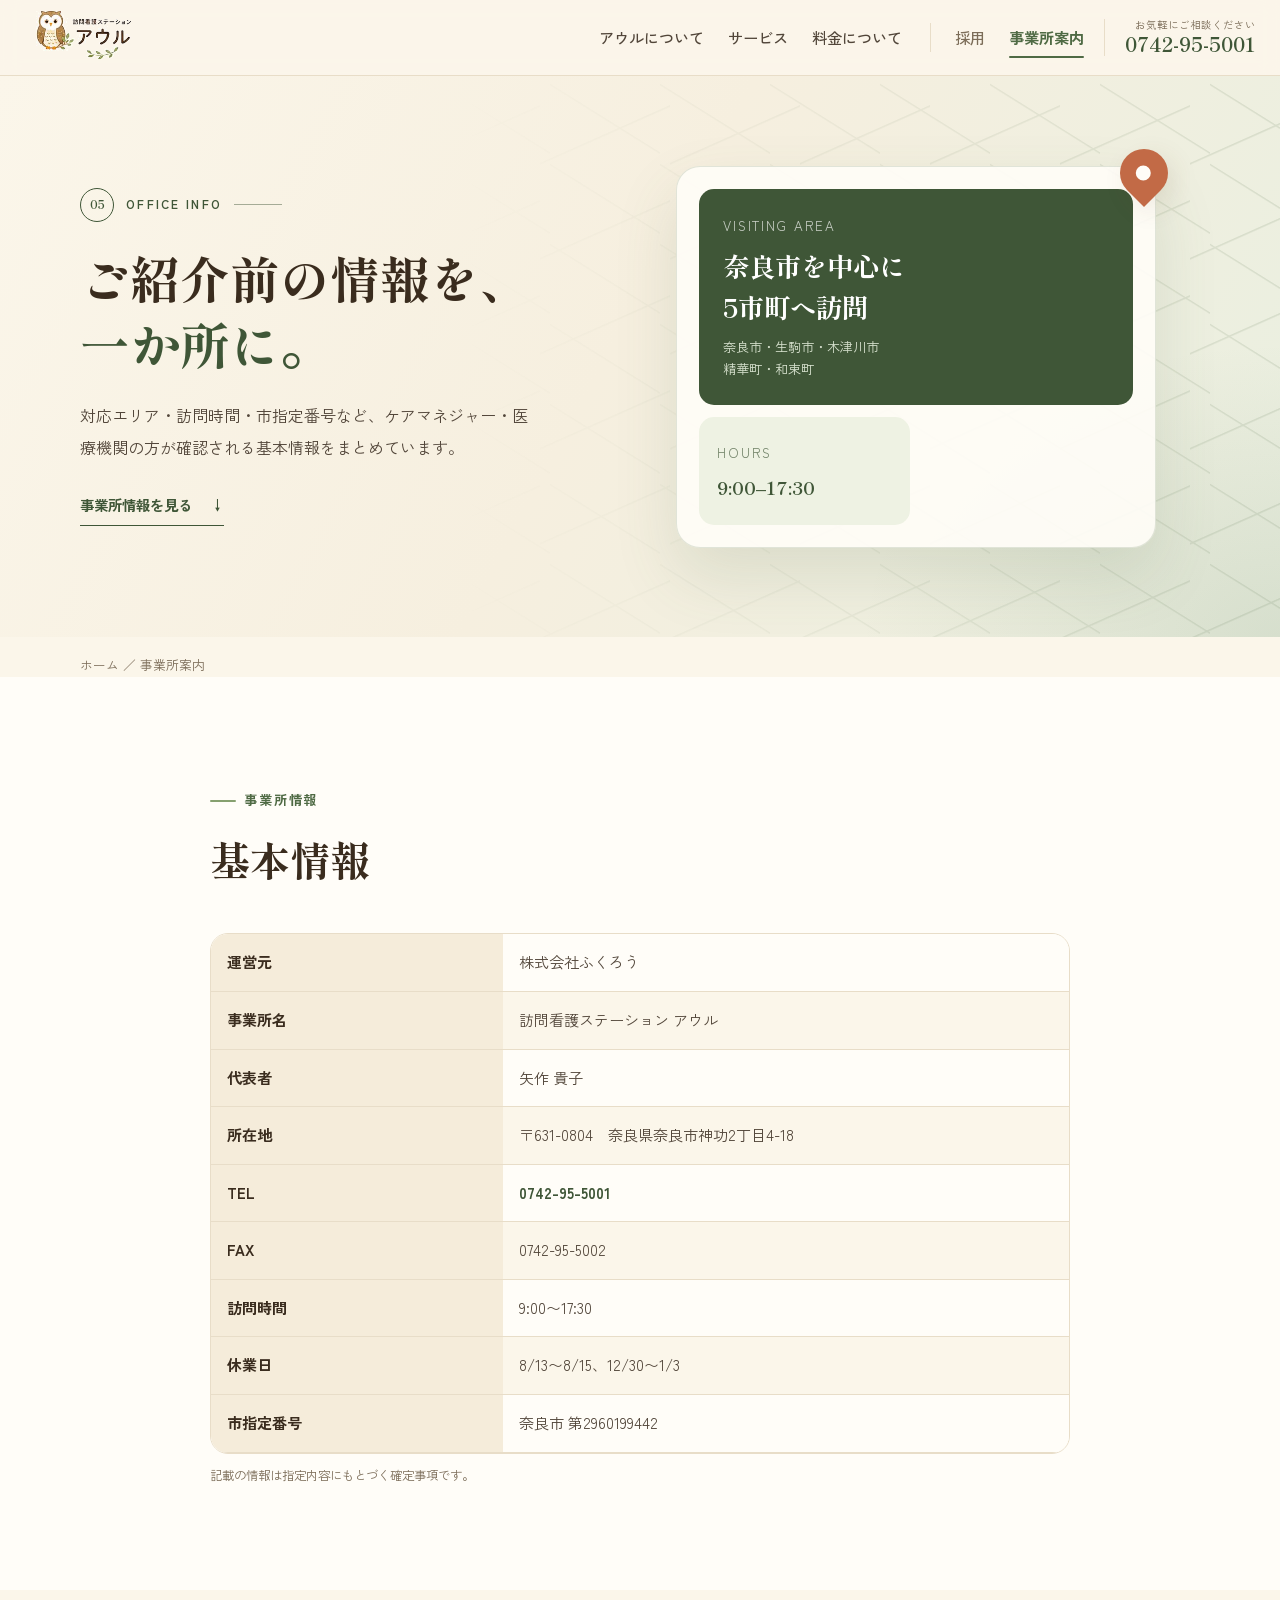
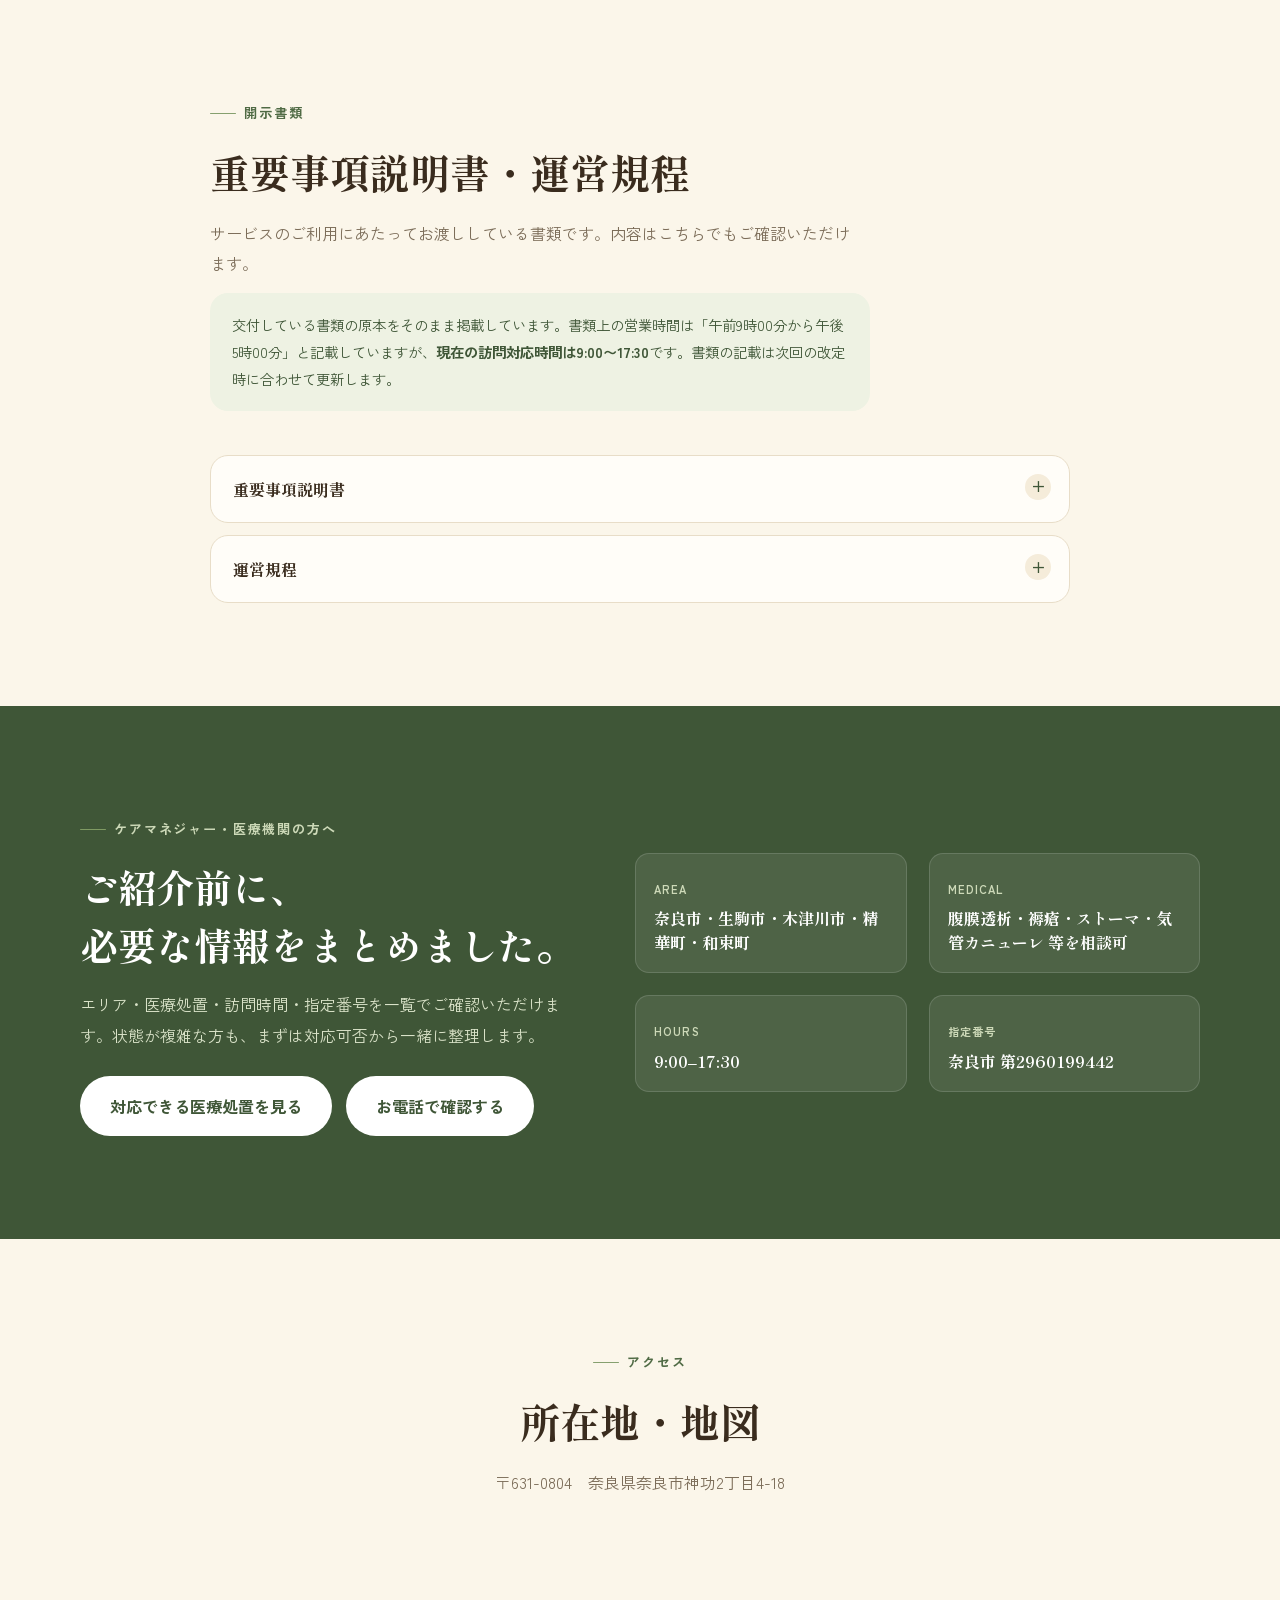
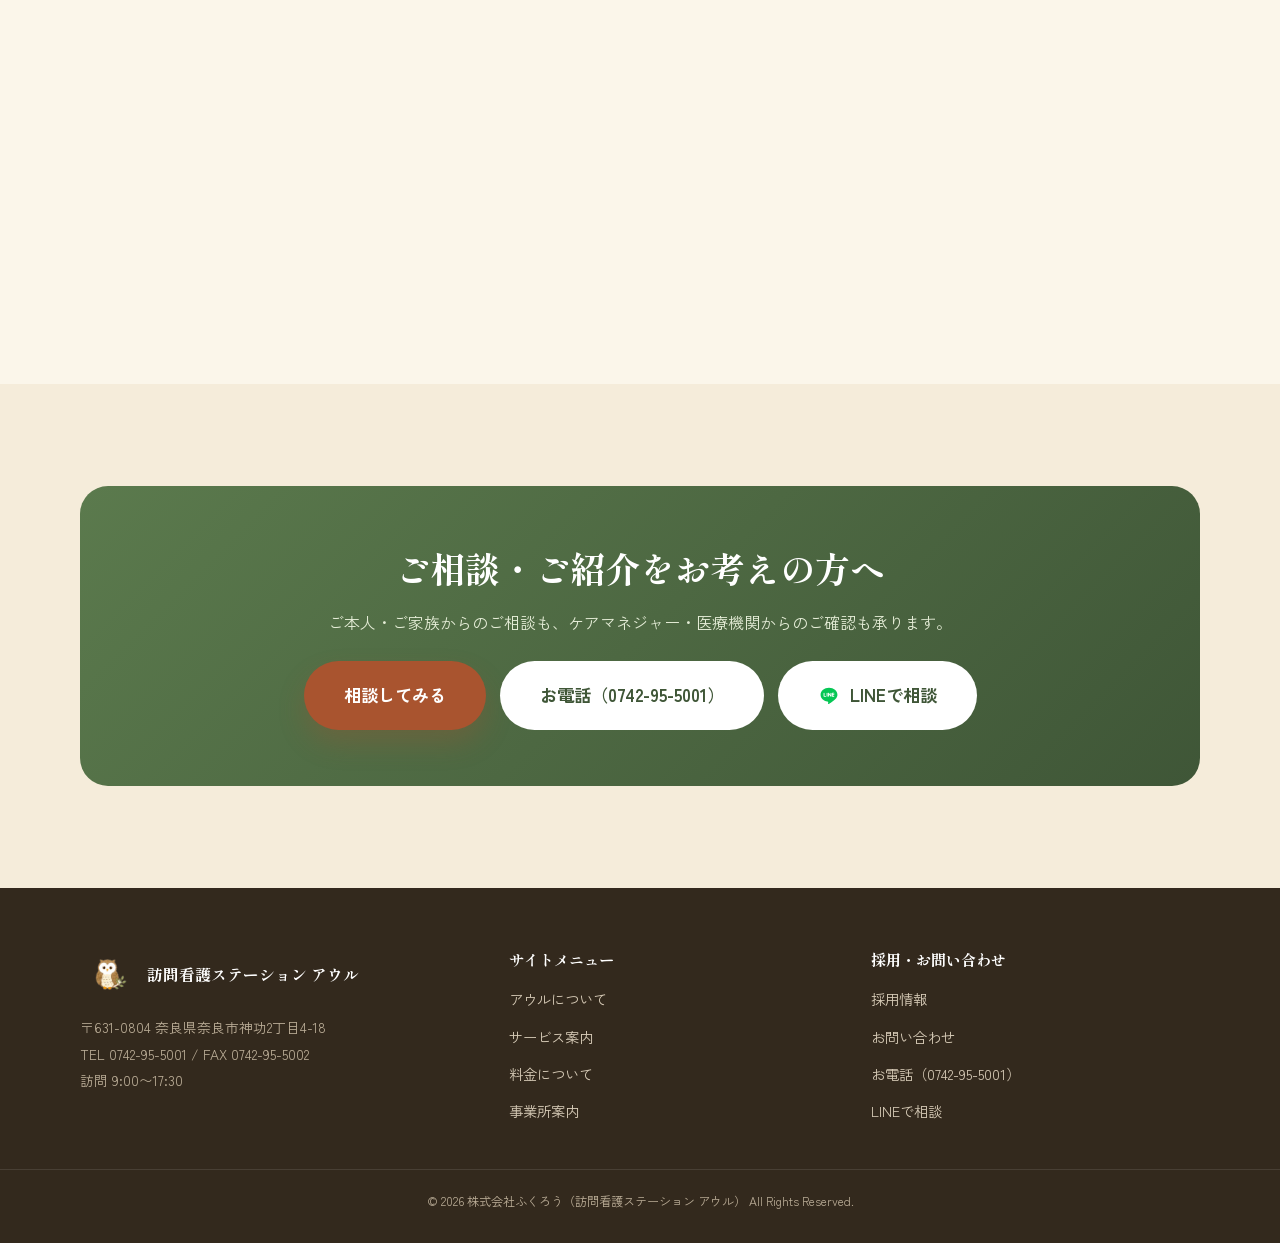
<file: office.html>
<!doctype html>
<html lang="ja">
  <head>
    <meta charset="utf-8" />
    <meta name="viewport" content="width=device-width, initial-scale=1" />
    <title>事業所案内｜訪問看護ステーション アウル</title>
    <meta
      name="description"
      content="訪問看護ステーション アウル（株式会社ふくろう）の事業所案内。奈良市・生駒市・木津川市・精華町・和束町の対応エリア、訪問時間、市指定番号など、ご紹介前に必要な基本情報をまとめています。"
    />
    <meta name="theme-color" content="#4f6a44" />
    <link rel="icon" href="./assets/img/owl-face.png" type="image/png" />
    <link rel="apple-touch-icon" href="./assets/img/owl-face.png" />
    <meta property="og:type" content="website" />
    <meta property="og:site_name" content="訪問看護ステーション アウル" />
    <meta property="og:title" content="事業所案内｜訪問看護ステーション アウル" />
    <meta property="og:description" content="訪問看護ステーション アウル（株式会社ふくろう）の事業所案内。奈良市・生駒市・木津川市・精華町・和束町の対応エリア、訪問時間、市指定番号など、ご紹介前に必要な基本情報をまとめています。" />
    <meta property="og:locale" content="ja_JP" />
    <meta name="twitter:card" content="summary" />
    <link rel="canonical" href="https://aurukango.jp/office.html" />
    <meta property="og:url" content="https://aurukango.jp/office.html" />
    <meta property="og:image" content="https://aurukango.jp/assets/img/og-image.jpg" />
    <meta property="og:image:width" content="1200" />
    <meta property="og:image:height" content="630" />
    <link rel="preconnect" href="https://fonts.googleapis.com" />
    <link rel="preconnect" href="https://fonts.gstatic.com" crossorigin />
    <link href="https://fonts.googleapis.com/css2?family=Shippori+Mincho:wght@500;600;700;800&family=Zen+Kaku+Gothic+New:wght@400;500;700&display=swap" rel="stylesheet" />
    <script>document.documentElement.classList.add("has-js");</script>
    <link rel="stylesheet" href="./assets/css/site.css" />
    <script type="application/ld+json">
      {
        "@context": "https://schema.org",
        "@graph": [
          {
            "@type": "MedicalBusiness",
            "@id": "https://aurukango.jp/#organization",
            "name": "訪問看護ステーション アウル",
            "legalName": "株式会社ふくろう",
            "url": "https://aurukango.jp/home.html",
            "description": "住み慣れたご自宅で療養を続けられるように。皮膚・排泄ケア、医療処置、心のケアに対応する、奈良の少数精鋭の訪問看護ステーションです。",
            "logo": "https://aurukango.jp/assets/img/logo-header.png",
            "image": "https://aurukango.jp/assets/img/og-image.jpg",
            "address": {
              "@type": "PostalAddress",
              "addressCountry": "JP",
              "postalCode": "631-0804",
              "addressRegion": "奈良県",
              "addressLocality": "奈良市",
              "streetAddress": "神功2丁目4-18"
            },
            "telephone": "+81-742-95-5001",
            "faxNumber": "+81-742-95-5002",
            "areaServed": [
              {
                "@type": "City",
                "name": "奈良市"
              },
              {
                "@type": "City",
                "name": "生駒市"
              },
              {
                "@type": "City",
                "name": "木津川市"
              },
              {
                "@type": "City",
                "name": "精華町"
              },
              {
                "@type": "City",
                "name": "和束町"
              }
            ],
            "openingHoursSpecification": [
              {
                "@type": "OpeningHoursSpecification",
                "dayOfWeek": [
                  "Monday",
                  "Tuesday",
                  "Wednesday",
                  "Thursday",
                  "Friday"
                ],
                "opens": "09:00",
                "closes": "17:30"
              }
            ],
            "identifier": {
              "@type": "PropertyValue",
              "name": "奈良市指定番号",
              "value": "2960199442"
            },
            "sameAs": [
              "https://lin.ee/WpE8VvY"
            ]
          },
          {
            "@type": "WebPage",
            "@id": "https://aurukango.jp/office.html#webpage",
            "url": "https://aurukango.jp/office.html",
            "name": "事業所案内",
            "inLanguage": "ja",
            "isPartOf": {
              "@id": "https://aurukango.jp/#website"
            },
            "about": {
              "@id": "https://aurukango.jp/#organization"
            },
            "primaryImageOfPage": "https://aurukango.jp/assets/img/og-image.jpg"
          },
          {
            "@type": "BreadcrumbList",
            "itemListElement": [
              {
                "@type": "ListItem",
                "position": 1,
                "name": "ホーム",
                "item": "https://aurukango.jp/home.html"
              },
              {
                "@type": "ListItem",
                "position": 2,
                "name": "事業所案内"
              }
            ]
          }
        ]
      }
    </script>
  </head>
  <body>
    <a class="skip-link" href="#main">本文へスキップ</a>

      <!-- ============ header ============ -->
    <header class="header">
      <a class="brand" href="./home.html" aria-label="訪問看護ステーション アウル トップへ">
        <img class="brand__logo" src="./assets/img/logo-header.png" alt="訪問看護ステーション アウル" />
      </a>
      <nav class="nav" id="global-nav" aria-label="グローバルナビ">
        <a href="./about.html">アウルについて</a>
        <a href="./service.html">サービス</a>
        <a href="./price.html">料金について</a>
        <a class="nav__recruit" href="./recruit.html">採用</a>
        <a href="./office.html" aria-current="page">事業所案内</a>
      </nav>
      <a class="header-call" href="tel:0742955001"><span>お気軽にご相談ください</span><strong>0742-95-5001</strong></a>
      <button class="nav-toggle" type="button" aria-label="メニューを開く" aria-expanded="false" aria-controls="global-nav" data-nav-toggle><span></span><span></span><span></span></button>
    </header>

    <main id="main">
      <!-- ============ page hero: office ============ -->
      <section class="subhero subhero--office">
        <div class="inner subhero__grid">
          <div class="subhero__copy hero-enter">
            <span class="subhero__label"><b>05</b> OFFICE INFO</span>
            <h1>ご紹介前の情報を、<br /><span>一か所に。</span></h1>
            <p>対応エリア・訪問時間・市指定番号など、ケアマネジャー・医療機関の方が確認される基本情報をまとめています。</p>
            <a class="subhero__jump" href="#office-detail">事業所情報を見る<span aria-hidden="true">↓</span></a>
          </div>
          <div class="subhero__visual hero-enter hero-enter--delay" aria-hidden="true">
            <div class="office-summary">
              <div class="office-summary__main"><small>VISITING AREA</small><strong>奈良市を中心に<br />5市町へ訪問</strong><span>奈良市・生駒市・木津川市<br />精華町・和束町</span></div>
              <div><small>HOURS</small><strong>9:00–17:30</strong></div>
              <i class="office-summary__pin"></i>
            </div>
          </div>
        </div>
      </section>

      <!-- ============ breadcrumb ============ -->
      <nav class="breadcrumb" aria-label="パンくずリスト">
        <a href="./home.html">ホーム</a> ／ 事業所案内
      </nav>

      <!-- ============ 事業所情報テーブル ============ -->
      <section class="section bg-white" id="office-detail">
        <div class="inner inner--narrow">
          <div class="section-head reveal">
            <span class="eyebrow">事業所情報</span>
            <h2>基本情報</h2>
          </div>
          <div class="table-wrap reveal">
            <table class="data">
              <tbody>
                <tr><th scope="row">運営元</th><td>株式会社ふくろう</td></tr>
                <tr><th scope="row">事業所名</th><td>訪問看護ステーション アウル</td></tr>
                <tr><th scope="row">代表者</th><td>矢作 貴子</td></tr>
                <tr><th scope="row">所在地</th><td>〒631-0804　奈良県奈良市神功2丁目4-18</td></tr>
                <tr><th scope="row">TEL</th><td><a href="tel:0742955001">0742-95-5001</a></td></tr>
                <tr><th scope="row">FAX</th><td>0742-95-5002</td></tr>
                <tr><th scope="row">訪問時間</th><td>9:00〜17:30</td></tr>
                <tr><th scope="row">休業日</th><td>8/13〜8/15、12/30〜1/3</td></tr>
                <tr><th scope="row">市指定番号</th><td>奈良市 第2960199442</td></tr>
              </tbody>
            </table>
          </div>
          <p class="table-note reveal">記載の情報は指定内容にもとづく確定事項です。</p>
        </div>
      </section>

      <!-- ============ 開示書類 ============ -->
      <section class="section bg-cream">
        <div class="inner inner--narrow">
          <div class="section-head reveal">
            <span class="eyebrow">開示書類</span>
            <h2>重要事項説明書・運営規程</h2>
            <p>サービスのご利用にあたってお渡ししている書類です。内容はこちらでもご確認いただけます。</p>
            <div class="note-box u-mt-14">交付している書類の原本をそのまま掲載しています。書類上の営業時間は「午前9時00分から午後5時00分」と記載していますが、<strong>現在の訪問対応時間は9:00〜17:30</strong>です。書類の記載は次回の改定時に合わせて更新します。</div>
          </div>
          <div class="faq faq--docs reveal">
            <details>
              <summary>重要事項説明書</summary>
              <!-- 出典: 既存Googleサイト「事業所概要」2026-08-02取得。
                   2026-08-17 クライアント確認済み: 掲載分は原本のまま変更しない方針。
                   ・准看護師の記載は運営規程（保健師・看護師又は准看護師 2.5名以上）に沿って残す
                   ・複数名訪問加算(I)30分以上は原文「40単位」表記だが金額(4,188円)から402単位として掲載（原本の誤記と推定）
                   ・営業時間は原本どおり17:00。実態の17:30との差は開示書類セクション冒頭の注記で補足済み
                   ・実施地域への和束町追加は原本の改定待ち（変更届が必要になる可能性あり） -->
              <div class="faq__a doc-body">
                <p>この「重要事項説明書」は、「奈良市指定居宅サービス等の事業の人員、設備及び運営の基準等に関する条例（平成30年3月30日条例第10号）」の規定に基づき、指定訪問看護サービス提供契約締結に際して、ご注意いただきたいことを説明するものです。</p>

                <h3>1　指定訪問看護サービスを提供する事業者について</h3>
                <div class="table-wrap">
                  <table class="data">
                    <tbody>
                      <tr><th scope="row">事業者名称</th><td>株式会社ふくろう</td></tr>
                      <tr><th scope="row">代表者氏名</th><td>代表取締役　矢作 貴子</td></tr>
                      <tr><th scope="row">本社所在地<br />（連絡先及び電話番号等）</th><td>奈良県奈良市神功二丁目4番地の18<br />TEL 0742-95-5001　FAX 0742-95-5002</td></tr>
                      <tr><th scope="row">法人設立年月日</th><td>令和7年5月1日</td></tr>
                    </tbody>
                  </table>
                </div>

                <h3>2　利用者に対してのサービス提供を実施する事業所について</h3>
                <h4>(1) 事業所の所在地等</h4>
                <div class="table-wrap">
                  <table class="data">
                    <tbody>
                      <tr><th scope="row">事業所名称</th><td>訪問看護ステーション アウル</td></tr>
                      <tr><th scope="row">介護保険指定事業所番号</th><td>奈良市指定（2960199442）</td></tr>
                      <tr><th scope="row">事業所所在地</th><td>奈良県奈良市神功二丁目4番地の18</td></tr>
                      <tr><th scope="row">連絡先・相談担当者名</th><td>TEL 0742-95-5001　FAX 0742-95-5002<br />管理者　矢作 貴子</td></tr>
                      <tr><th scope="row">事業所の通常の事業の実施地域</th><td>奈良市（奈良市東部地域である田原、柳生、大柳生、東里、狭川、月ヶ瀬、都祁エリアを除く）、生駒市、木津川市、精華町</td></tr>
                    </tbody>
                  </table>
                </div>
                <h4>(2) 事業の目的及び運営の方針</h4>
                <div class="table-wrap">
                  <table class="data">
                    <tbody>
                      <tr><th scope="row">事業の目的</th><td>株式会社ふくろうが開設する訪問看護ステーション アウルが行う指定訪問看護の適切な運営を確保するために人員及び管理運営に関する事項を定め、ステーションの看護師その他従業員が、要介護の状態にあり、かかりつけの医師が指定訪問看護の必要を認めた高齢者に対し、適切な訪問看護を提供することを目的とする。</td></tr>
                      <tr><th scope="row">運営の方針</th><td>ステーションの従業者は、要介護者等の心身の特性を踏まえて、全体的な日常生活動作の維持、回復を図るとともに、生活の質の確保を重視した在宅療養が継続できるように支援する。<br />事業の実施に当たっては、関係市町村、地域の保健・医療・福祉サービスとの綿密な連携を図り、総合的なサービスの提供に努めるものとする。</td></tr>
                    </tbody>
                  </table>
                </div>
                <h4>(3) 事業所窓口の営業日及び営業時間</h4>
                <div class="table-wrap">
                  <table class="data">
                    <tbody>
                      <tr><th scope="row">営業日</th><td>月曜日から金曜日までとする。<br />ただし、夏期8月13日から8月15日及び年末年始12月30日から1月3日までを除く。</td></tr>
                      <tr><th scope="row">営業時間</th><td>午前9時00分から午後5時00分<br />電話等により、24時間常時連絡が可能な体制とする。</td></tr>
                    </tbody>
                  </table>
                </div>
                <h4>(4) サービス提供可能な日と時間帯</h4>
                <div class="table-wrap">
                  <table class="data">
                    <tbody>
                      <tr><th scope="row">サービス提供日</th><td>月曜日から金曜日までとする。<br />ただし、夏期8月13日から8月15日及び年末年始12月30日から1月3日までを除く。</td></tr>
                      <tr><th scope="row">サービス提供時間</th><td>午前9時00分から午後5時00分</td></tr>
                    </tbody>
                  </table>
                </div>
                <h4>(5) 事業所の職員体制</h4>
                <p>管理者　矢作 貴子</p>
                <p>職務内容</p>
                <div class="table-wrap">
                  <table class="data">
                    <tbody>
                      <tr>
                        <th scope="row">管理者</th>
                        <td>
                          <ol>
                            <li>主治の医師の指示に基づき適切な指定訪問看護が行われるよう必要な管理を行います。</li>
                            <li>訪問看護計画書及び訪問看護報告書の作成に関し、必要な指導及び管理を行います。</li>
                            <li>従業員に、法令等の規定を遵守させるため必要な指揮命令を行います。</li>
                          </ol>
                          常勤　1名
                        </td>
                      </tr>
                      <tr>
                        <th scope="row">看護職員のうち主として計画作成等に従事する者</th>
                        <td>
                          <ol>
                            <li>指定訪問看護の提供の開始に際し、主治の医師から文書による指示を受けるとともに、主治の医師に対して訪問看護計画書及び訪問看護報告書を提出し、主治の医師との密接な連携を図ります。</li>
                            <li>主治の医師の指示に基づく訪問看護計画の作成を行うとともに、利用者等への説明を行い同意を得ます。</li>
                            <li>利用者へ訪問看護計画を交付します。</li>
                            <li>訪問日、提供した看護内容等を記載した訪問看護報告書を作成します。</li>
                            <li>指定訪問看護の実施状況の把握及び訪問看護計画の変更を行います。</li>
                            <li>利用者又はその家族に対し、療養上必要な事項について、理解しやすいように指導又は説明を行います。</li>
                            <li>常に利用者の病状、心身の状況及びその置かれている環境の的確な把握に努め、利用者又はその家族に対し、適切な指導を行います。</li>
                            <li>サービス担当者会議への出席等により、居宅介護支援事業者と連携を図ります。</li>
                          </ol>
                          常勤　1名
                        </td>
                      </tr>
                      <tr>
                        <th scope="row">看護師等（保健師・看護師・准看護師）</th>
                        <td>
                          <ol>
                            <li>訪問看護計画に基づき、指定訪問看護のサービスを提供します。</li>
                            <li>訪問日、提供した看護内容等を記載した訪問看護報告書を作成します。</li>
                          </ol>
                          常勤換算　2.5名以上
                        </td>
                      </tr>
                    </tbody>
                  </table>
                </div>

                <h3>3　提供するサービスの内容及び費用について</h3>
                <h4>(1) 提供するサービスの内容について</h4>
                <p>訪問看護計画の作成：主治の医師の指示及び利用者に係る居宅介護支援事業者が作成した居宅サービス計画（ケアプラン）に基づき、利用者の意向や心身の状況等のアセスメントを行い、援助の目標に応じて具体的なサービス内容を定めた訪問看護計画を作成します。</p>
                <p>訪問看護の提供：訪問看護計画に基づき、訪問看護を提供します。</p>
                <p>具体的な訪問看護の内容</p>
                <ol>
                  <li>病状・障害の観察</li>
                  <li>清拭・洗髪等による清潔の保持</li>
                  <li>食事及び排泄等日常生活の世話</li>
                  <li>褥創の予防・処置</li>
                  <li>リハビリテーション</li>
                  <li>ターミナルケア</li>
                  <li>認知症患者の看護</li>
                  <li>療養生活や介護方法の指導</li>
                  <li>カテーテル等の管理</li>
                  <li>その他医師の指示による医療処置</li>
                </ol>
                <h4>(2) 看護職員の禁止行為</h4>
                <p>看護職員はサービスの提供に当たって、次の行為は行いません。</p>
                <ol>
                  <li>利用者又は家族の金銭、預貯金通帳、証書、書類などの預かり</li>
                  <li>利用者又は家族からの金銭、物品、飲食の授受</li>
                  <li>利用者の同居家族に対するサービス提供</li>
                  <li>利用者の居宅での飲酒、喫煙、飲食</li>
                  <li>身体拘束その他利用者の行動を制限する行為（利用者又は第三者等の生命や身体を保護するため緊急やむを得ない場合を除く）</li>
                  <li>その他利用者又は家族等に対して行なう宗教活動、政治活動、営利活動、その他迷惑行為</li>
                </ol>
                <h4>(3) 提供するサービスの利用料、利用者負担額（介護保険を適用する場合）について</h4>
                <p>【指定訪問看護ステーションの場合】</p>
                <div class="table-wrap">
                  <table class="data">
                    <thead>
                      <tr>
                        <th scope="col">サービス提供区分</th>
                        <th scope="col">算定項目</th>
                        <th scope="col">介護報酬額</th>
                        <th scope="col">負担額（1割）</th>
                        <th scope="col">負担額（2割）</th>
                        <th scope="col">負担額（3割）</th>
                      </tr>
                    </thead>
                    <tbody>
                      <tr><th colspan="6" scope="colgroup">昼間（8時〜18時）</th></tr>
                      <tr><td>20分未満（314単位）</td><td>看護師による場合</td><td>3,271円</td><td>328円</td><td>655円</td><td>982円</td></tr>
                      <tr><td>20分未満（283単位）</td><td>准看護師による場合</td><td>2,948円</td><td>295円</td><td>590円</td><td>885円</td></tr>
                      <tr><td>30分未満（471単位）</td><td>看護師による場合</td><td>4,907円</td><td>491円</td><td>982円</td><td>1,473円</td></tr>
                      <tr><td>30分未満（424単位）</td><td>准看護師による場合</td><td>4,418円</td><td>442円</td><td>884円</td><td>1,326円</td></tr>
                      <tr><td>30分以上1時間未満（823単位）</td><td>看護師による場合</td><td>8,575円</td><td>858円</td><td>1,715円</td><td>2,573円</td></tr>
                      <tr><td>30分以上1時間未満（741単位）</td><td>准看護師による場合</td><td>7,721円</td><td>773円</td><td>1,545円</td><td>2,317円</td></tr>
                      <tr><td>1時間以上1時間30分未満（1,128単位）</td><td>看護師による場合</td><td>11,753円</td><td>1,176円</td><td>2,351円</td><td>3,526円</td></tr>
                      <tr><td>1時間以上1時間30分未満（1,015単位）</td><td>准看護師による場合</td><td>10,576円</td><td>1,058円</td><td>2,116円</td><td>3,173円</td></tr>
                      <tr><th colspan="6" scope="colgroup">早朝（6時〜8時）・夜間（18時〜22時）25％加算</th></tr>
                      <tr><td>20分未満（393単位）</td><td>看護師による場合</td><td>4,095円</td><td>410円</td><td>819円</td><td>1,229円</td></tr>
                      <tr><td>20分未満（354単位）</td><td>准看護師による場合</td><td>3,688円</td><td>369円</td><td>738円</td><td>1,107円</td></tr>
                      <tr><td>30分未満（589単位）</td><td>看護師による場合</td><td>6,137円</td><td>614円</td><td>1,228円</td><td>1,842円</td></tr>
                      <tr><td>1時間以上1時間30分未満（1,410単位）</td><td>看護師による場合</td><td>14,692円</td><td>1,470円</td><td>2,939円</td><td>4,408円</td></tr>
                      <tr><td>1時間以上1時間30分未満（1,269単位）</td><td>准看護師による場合</td><td>13,222円</td><td>1,323円</td><td>2,645円</td><td>3,967円</td></tr>
                      <tr><th colspan="6" scope="colgroup">深夜（22時〜6時）50％加算</th></tr>
                      <tr><td>20分未満（471単位）</td><td>看護師による場合</td><td>4,907円</td><td>491円</td><td>982円</td><td>1,473円</td></tr>
                      <tr><td>20分未満（424単位）</td><td>准看護師による場合</td><td>4,418円</td><td>442円</td><td>884円</td><td>1,326円</td></tr>
                      <tr><td>30分未満（707単位）</td><td>看護師による場合</td><td>7,366円</td><td>737円</td><td>1,474円</td><td>2,210円</td></tr>
                      <tr><td>30分未満（636単位）</td><td>准看護師による場合</td><td>6,627円</td><td>663円</td><td>1,326円</td><td>1,989円</td></tr>
                      <tr><td>30分以上1時間未満（1,235単位）</td><td>看護師による場合</td><td>12,868円</td><td>1,287円</td><td>2,574円</td><td>3,861円</td></tr>
                      <tr><td>30分以上1時間未満（1,112単位）</td><td>准看護師による場合</td><td>11,587円</td><td>1,159円</td><td>2,318円</td><td>3,477円</td></tr>
                      <tr><td>1時間以上1時間30分未満（1,692単位）</td><td>看護師による場合</td><td>17,630円</td><td>1,763円</td><td>3,526円</td><td>5,289円</td></tr>
                      <tr><td>1時間以上1時間30分未満（1,523単位）</td><td>准看護師による場合</td><td>15,869円</td><td>1,587円</td><td>3,174円</td><td>4,761円</td></tr>
                    </tbody>
                  </table>
                </div>
                <div class="table-wrap">
                  <table class="data">
                    <thead>
                      <tr>
                        <th scope="col">加算名称</th>
                        <th scope="col">介護報酬額</th>
                        <th scope="col">負担額（1割）</th>
                        <th scope="col">負担額（2割）</th>
                        <th scope="col">負担額（3割）</th>
                        <th scope="col">算定回数等</th>
                      </tr>
                    </thead>
                    <tbody>
                      <tr><td>緊急時訪問看護加算(Ⅰ)（600単位）</td><td>6,252円</td><td>626円</td><td>1,251円</td><td>1,876円</td><td>1月につき</td></tr>
                      <tr><td>特別管理加算(Ⅰ)（500単位）</td><td>5,210円</td><td>521円</td><td>1,042円</td><td>1,563円</td><td>1月につき</td></tr>
                      <tr><td>特別管理加算(Ⅱ)（250単位）</td><td>2,605円</td><td>261円</td><td>521円</td><td>782円</td><td>1月につき</td></tr>
                      <tr><td>ターミナルケア加算（2500単位）</td><td>26,050円</td><td>2,605円</td><td>5,210円</td><td>7,815円</td><td>死亡月に1回</td></tr>
                      <tr><td>初回加算(Ⅰ)（350単位）</td><td>3,647円</td><td>365円</td><td>730円</td><td>1,095円</td><td>初回のみ、1回につき</td></tr>
                      <tr><td>初回加算(Ⅱ)（300単位）</td><td>3,126円</td><td>313円</td><td>626円</td><td>938円</td><td>初回のみ、1回につき</td></tr>
                      <tr><td>退院時共同指導加算（600単位）</td><td>6,252円</td><td>626円</td><td>1,251円</td><td>1,876円</td><td>1回につき</td></tr>
                      <tr><td>複数名訪問加算(Ⅰ)（254単位）</td><td>2,646円</td><td>265円</td><td>530円</td><td>794円</td><td>1回につき（30分未満）</td></tr>
                      <tr><td>複数名訪問加算(Ⅰ)（402単位）</td><td>4,188円</td><td>419円</td><td>838円</td><td>1,257円</td><td>1回につき（30分以上）</td></tr>
                      <tr><td>複数名訪問加算(Ⅱ)（201単位）</td><td>2,094円</td><td>210円</td><td>419円</td><td>629円</td><td>1回につき（30分未満）</td></tr>
                      <tr><td>複数名訪問加算(Ⅱ)（317単位）</td><td>3,303円</td><td>331円</td><td>661円</td><td>991円</td><td>1回につき（30分以上）</td></tr>
                      <tr><td>長時間訪問看護加算（300単位）</td><td>3,126円</td><td>313円</td><td>626円</td><td>938円</td><td>1回につき</td></tr>
                    </tbody>
                  </table>
                </div>
                <p>※ 当事業所と同一の建物若しくは同一の敷地内又は隣接する敷地内の建物に居住する利用者又は当事業所における一月当たりの利用者が20人以上居住する建物の利用者に対して訪問看護を行った場合は、上記金額の90/100となります。当事業所と同一の建物若しくは同一の敷地内又は隣接する敷地内の建物に居住する利用者の人数が1月あたり50人以上の建物に居住する利用者に対して訪問看護を行った場合は上記金額の85/100となります。</p>
                <p>※ サービス提供時間数は、実際にサービス提供に要した時間ではなく、居宅サービス計画及び訪問看護計画に位置付けられた時間数（計画時間数）によるものとします。なお、計画時間数とサービス提供時間数が大幅に異なる場合は、利用者の同意を得て、居宅サービス計画の変更の援助を行うとともに訪問看護計画の見直しを行います。</p>
                <p>※ 緊急時訪問看護加算は、利用者又はその家族等に対して24時間連絡体制にあって、かつ、計画的に訪問することとなっていない緊急時訪問を必要に応じて行う体制にある旨を説明し、同意を得た場合に加算します。</p>
                <p>※ 特別管理加算は、指定訪問看護に関し特別な管理を必要とする利用者（別に厚生労働大臣が定める状態にあるものに限る。）に対して、指定訪問看護の実施に関する計画的な管理を行った場合に加算します。なお、「別に厚生労働大臣が定める状態にあるもの」とは次の通りです。</p>
                <ol>
                  <li>在宅悪性腫瘍患者指導管理若しくは在宅気管切開患者指導管理を受けている状態又は気管カニューレ若しくは留置カテーテルを使用している状態</li>
                  <li>在宅自己腹膜灌流指導管理、在宅血液透析指導管理、在宅酸素療法指導管理、在宅中心静脈栄養法指導管理、在宅成分栄養経管栄養法指導管理、在宅自己導尿指導管理、在宅持続陽圧呼吸療法指導管理、在宅自己疼痛管理指導管理又は在宅肺高血圧症患者指導管理を受けている状態</li>
                  <li>人工肛門又は人工膀胱を設置している状態</li>
                  <li>真皮を超える褥瘡の状態</li>
                  <li>点滴注射を週3日以上行う必要があると認められる状態</li>
                </ol>
                <p>なお、特別管理加算(Ⅰ)は①に、特別管理加算(Ⅱ)は②〜⑤に該当する状態の利用者に対して訪問看護を行った場合に加算します。</p>
                <p>※ ターミナルケア加算は、在宅で死亡された利用者について、利用者又はその家族等の同意を得て、その死亡日及び死亡日前14日以内に2日（末期の悪性腫瘍その他別に厚生労働大臣が定める状態にあるものは1日）以上ターミナルケアを行った場合（ターミナルケアを行った後、24時間以内にご自宅以外で死亡された場合を含む。）に加算します。「その他別に厚生労働大臣が定める状態にあるもの」とは次のとおりです。</p>
                <p>イ　多発性硬化症、重症筋無力症、スモン、筋萎縮性側索硬化症、脊髄小脳変性症、ハンチントン病、進行性筋ジストロフィー症、パーキンソン病関連疾患(進行性核上性麻痺、大脳皮質基底核変性症及びパーキンソン病（ホーエン・ヤールの重症度分類がステージ3以上であって生活機能障害度がⅡ度又はⅢ度のものに限る。)をいう。）、他系統萎縮症(線条体黒質変性症、オリーブ橋小脳萎縮症及びシャイ・ドレーガー症候群をいう。)、プリオン病、亜急性硬化性全脳炎、ライソゾーム病、副腎白質ジストロフィー、脊髄性筋萎縮症、球脊髄性筋萎縮症、慢性炎症性脱髄性多発神経炎、後天性免疫不全症候群、頸髄損傷及び人工呼吸器を使用している状態</p>
                <p>ロ　急性増悪その他当該利用者の主治の医師が一時的に頻回の訪問看護が必要であると認める状態</p>
                <p>※ 初回加算は新規に訪問看護計画を作成した利用者に対し、訪問看護を提供した場合に加算します。なお、退院時共同指導加算を算定する場合は算定しません。</p>
                <p>※ 退院時共同指導加算は入院若しくは入所中の者に対し、主治医等と連携し在宅生活における必要な指導を行い、その内容を提供した場合に加算します。なお、初回加算を算定する場合は算定しません。</p>
                <p>※ 複数名訪問加算Ⅰは、二人の看護師等(両名とも保健師、看護師、准看護師又は理学療法士、作業療法士若しくは言語聴覚士であることを要する。)が同時に訪問看護を行う場合(利用者の身体的理由により1人の看護師等による訪問看護が困難と認められる場合等)に加算し、複数名訪問加算Ⅱは、看護師等が看護補助者と同時に訪問看護を行う場合に加算します。</p>
                <p>※ 長時間訪問看護加算は、特別管理加算の対象者に対して、1回の時間が1時間30分を超える訪問看護を行った場合、訪問看護の所定サービス費(1時間以上1時間30分未満)に加算します。なお、当該加算を算定する場合は、別途定めた1時間30分を超過する部分の利用料は徴収しません。</p>
                <p>※ 主治の医師(介護老人保健施設の医師を除く)から、急性増悪等により一時的に頻回の訪問看護を行う必要がある旨の特別の指示を受けた場合は、その指示の日から14日間に限って、介護保険による訪問看護費は算定せず、別途医療保険による提供となります。</p>
                <p>※ 【利用料の支払いについて、事業者が法定代理受領を行わない場合】<br />上記に係る利用料は、利用者が全額を一旦お支払いいただきます。この場合、「サービス提供証明書」を交付しますので、｢領収書｣を添えてお住まいの市町村に、利用者負担額を除いた居宅介護サービス費の支給申請を行ってください。</p>

                <h3>4　その他の費用について</h3>
                <h4>① 交通費</h4>
                <p>利用者の居宅が、通常の事業の実施地域以外の場合、運営規程の定めに基づき、交通費の実費を請求いたします。</p>
                <h4>② キャンセル料</h4>
                <p>サービスの利用をキャンセルされる場合、キャンセルの連絡をいただいた時間に応じて、下記によりキャンセル料を請求させていただきます。</p>
                <ul>
                  <li>24時間前までのご連絡の場合　キャンセル料は不要です</li>
                  <li>12時間前までにご連絡の場合　1提供当りの料金の50％を請求いたします。</li>
                  <li>12時間前までにご連絡のない場合　1提供当りの料金の100％を請求いたします。</li>
                </ul>
                <p>※ただし、利用者の病状の急変や急な入院等の場合には、キャンセル料は請求いたしません。</p>

                <h3>5　利用料、利用者負担額（介護保険を適用する場合）その他の費用の請求及び支払い方法について</h3>
                <h4>① 利用料、利用者負担額（介護保険を適用する場合）、その他の費用の請求方法等</h4>
                <p>ア　利用料、利用者負担額（介護保険を適用する場合）及びその他の費用の額はサービス提供ごとに計算し、利用月ごとの合計金額により請求いたします。</p>
                <p>イ　上記に係る請求書は、利用明細を添えて利用月の翌月20日まで利用者あてお届け（郵送）します。</p>
                <h4>② 利用料、利用者負担額（介護保険を適用する場合）、その他の費用の支払い方法等</h4>
                <p>ア　サービス提供の都度お渡しするサービス提供記録の利用者控えと内容を照合のうえ、請求月の翌月10日までに、下記のいずれかの方法によりお支払い下さい。</p>
                <ul>
                  <li>(ア) 事業者指定口座への振り込み</li>
                  <li>(イ) 利用者指定口座からの自動振替</li>
                  <li>(ウ) 現金支払い</li>
                </ul>
                <p>イ　お支払いの確認をしましたら、支払い方法の如何によらず、領収書をお渡ししますので、必ず保管されますようお願いします。（医療費控除の還付請求の際に必要となることがあります。）</p>
                <p>※ 利用料、利用者負担額（介護保険を適用する場合）及びその他の費用の支払いについて、正当な理由がないにもかかわらず、支払い期日から3月以上遅延し、さらに支払いの督促から14日以内に支払いが無い場合には、サービス提供の契約を解除した上で、未払い分をお支払いいただくことがあります。</p>

                <h3>6　担当する看護職員の変更をご希望される場合の相談窓口について</h3>
                <p>利用者のご事情により、担当する訪問看護員の変更を希望される場合は、下記の相談担当者までご相談ください。</p>
                <p>管理者　矢作 貴子<br />TEL 0742-95-5001　FAX 0742-95-5002<br />月曜日から金曜日　午前9時00分から午後5時00分<br />ただし、夏期8月13日から8月15日及び年末年始12月30日から1月3日までを除く。</p>
                <p>※ 担当する看護職員は、利用者のご希望をできるだけ尊重して調整を行いますが、当事業所の人員体制などにより、ご希望にそえない場合もありますことを予めご了承ください。</p>

                <h3>7　サービスの提供にあたって</h3>
                <ol>
                  <li>サービスの提供に先立って、介護保険被保険者証に記載された内容（被保険者資格、要介護認定の有無及び要介護認定の有効期間）を確認させていただきます。被保険者の住所などに変更があった場合は速やかに当事業者にお知らせください。</li>
                  <li>利用者が要介護認定を受けていない場合は、利用者の意思を踏まえて速やかに当該申請が行われるよう必要な援助を行います。また、居宅介護支援が利用者に対して行われていない等の場合であって、必要と認められるときは、要介護認定の更新の申請が、遅くとも利用者が受けている要介護認定の有効期間が終了する30日前にはなされるよう、必要な援助を行うものとします。</li>
                  <li>主治の医師の指示並びに利用者に係る居宅介護支援事業者が作成する「居宅サービス計画（ケアプラン）」に基づき、利用者及び家族の意向を踏まえて、｢訪問看護計画｣を作成します。なお、作成した「訪問看護計画」は、利用者又は家族にその内容を説明いたしますので、ご確認いただくようお願いします</li>
                  <li>サービス提供は「訪問看護計画｣に基づいて行ないます。なお、「訪問看護計画」は、利用者等の心身の状況や意向などの変化により、必要に応じて変更することができます</li>
                  <li>看護職員に対するサービス提供に関する具体的な指示や命令は、すべて当事業者が行ないますが、実際の提供にあたっては、利用者の心身の状況や意向に充分な配慮を行ないます。</li>
                </ol>

                <h3>8　虐待の防止について</h3>
                <p>事業者は、利用者等の人権の擁護・虐待の防止等のために、次に掲げるとおり必要な措置を講じます。</p>
                <ol>
                  <li>虐待防止に関する担当者及び責任者を選定しています。<br />虐待防止に関する責任者　管理者　矢作 貴子</li>
                  <li>成年後見制度の利用を支援します。</li>
                  <li>苦情解決体制を整備しています。</li>
                  <li>従業者に対する虐待防止を啓発･普及するための研修を実施しています。</li>
                  <li>虐待の防止のための対策を検討する委員会を設立します。</li>
                  <li>虐待の防止のための指針を作成します。</li>
                </ol>
                <p>虐待又は虐待が疑われる事案が発生した場合には、再発の防止策を講じるとともに、速やかに奈良市へ報告する。</p>

                <h3>9　秘密の保持と個人情報の<span class="u-nowrap">保護について</span></h3>
                <h4>① 利用者及びその家族に関する秘密の保持について</h4>
                <ol>
                  <li>事業者は、利用者の個人情報について「個人情報の保護に関する法律」、「個人情報の保護に関する法律についてのガイドライン」及び「医療・介護関係事業者における個人情報の適切な取扱いのためのガイダンス」を遵守し、適切な取扱いに努めるものとします。</li>
                  <li>事業者及び事業者の使用する者（以下「従業者」という。）は、サービス提供をする上で知り得た利用者及びその家族の秘密を正当な理由なく、第三者に漏らしません。</li>
                  <li>また、この秘密を保持する義務は、サービス提供契約が終了した後においても継続します。</li>
                  <li>事業者は、従業者に、業務上知り得た利用者又はその家族の秘密を保持させるため、従業者である期間及び従業者でなくなった後においても、その秘密を保持するべき旨を、従業者との雇用契約の内容とします。</li>
                </ol>
                <h4>② 個人情報の保護について</h4>
                <ol>
                  <li>事業者は、利用者から予め文書で同意を得ない限り、サービス担当者会議等において、利用者の個人情報を用いません。また、利用者の家族の個人情報についても、予め文書で同意を得ない限り、サービス担当者会議等で利用者の家族の個人情報を用いません。</li>
                  <li>事業者は、利用者及びその家族に関する個人情報が含まれる記録物（紙によるものの他、電磁的記録を含む。）については、善良な管理者の注意をもって管理し、また処分の際にも第三者への漏洩を防止するものとします。</li>
                  <li>事業者が管理する情報については、利用者の求めに応じてその内容を開示することとし、開示の結果、情報の訂正、追加または削除を求められた場合は、遅滞なく調査を行い、利用目的の達成に必要な範囲内で訂正等を行うものとします。(開示に際して複写料などが必要な場合は利用者の負担となります。)</li>
                </ol>

                <h3>10　緊急時の対応方法について</h3>
                <p>サービス提供中に、利用者に病状の急変が生じた場合その他必要な場合は、速やかに主治の医師への連絡を行う等の必要な措置を講じるとともに、利用者が予め指定する連絡先にも連絡します。</p>

                <h3>11　事故発生時の対応方法について</h3>
                <p>利用者に対する指定訪問看護の提供により事故が発生した場合は、市町村、利用者の家族、利用者に係る居宅介護支援事業者等に連絡を行うとともに、必要な措置を講じます。</p>
                <p>また、利用者に対する指定訪問看護の提供により賠償すべき事故が発生した場合は、損害賠償を速やかに行います。ただし、利用者等に故意または過失がある場合は、減額することがあります。</p>

                <h3>12　身分証携行義務</h3>
                <p>訪問看護員は、常に身分証を携行し、初回訪問時及び利用者または利用者の家族から提示を求められた時は、いつでも身分証を提示します。</p>

                <h3>13　心身の状況の把握</h3>
                <p>指定訪問看護の提供に当たっては、居宅介護支援事業者が開催するサービス担当者会議等を通じて、利用者の心身の状況、その置かれている環境、他の保健医療サービス又は福祉サービスの利用状況等の把握に努めるものとします。</p>

                <h3>14　居宅介護支援事業者等との連携</h3>
                <ol>
                  <li>指定訪問看護の提供に当り、居宅介護支援事業者及び保健医療サービスまたは福祉サービスの提供者と密接な連携に努めます。</li>
                  <li>サービス提供の開始に際し、この重要事項説明書に基づき作成する「訪問看護計画」の写しを、利用者の同意を得た上で居宅介護支援事業者に速やかに送付します。</li>
                  <li>サービスの内容が変更された場合またはサービス提供契約が終了した場合は、その内容を記した書面またはその写しを速やかに居宅介護支援事業者に送付します。</li>
                </ol>

                <h3>15　サービス提供の記録</h3>
                <ol>
                  <li>指定訪問看護の実施ごとに、そのサービスの提供日、内容及び利用料等を、サービス提供の終了時に利用者の確認を受けることとします。また利用者の確認を受けた後は、その控えを利用者に交付します。</li>
                  <li>指定訪問看護の実施ごとに、サービス提供の記録を行うこととし、その記録はサービスを提供した日から5年間保存します。</li>
                  <li>利用者は、事業者に対して保存されるサービス提供記録の閲覧及び複写物の交付を請求することができます。</li>
                  <li>提供した指定訪問看護に関し、利用者の健康手帳の医療の記録に係るページに必要な事項を記載します。</li>
                </ol>

                <h3>16　業務継続計画の策定等</h3>
                <ol>
                  <li>感染症に係る業務継続計画及び災害に係る業務継続計画を作成します。</li>
                  <li>感染症及び災害に係る研修を定期的（年1回以上）に行います。</li>
                  <li>感染症や災害が発生した場合において迅速に行動できるよう、訓練を実施します。</li>
                </ol>

                <h3>17　衛生管理等</h3>
                <ol>
                  <li>感染症の予防及びまん延の防止のための対策を検討する委員会を設立します。</li>
                  <li>感染症の予防及びまん延の防止のための指針を作成します。</li>
                  <li>感染症の予防及びまん延の防止のための研修及び訓練を実施します。</li>
                  <li>看護職員等の清潔の保持及び健康状態について、必要な管理を行います。</li>
                  <li>指定訪問看護事業所の設備及び備品等について、衛生的な管理に努めます。</li>
                </ol>

                <h3>18　サービス提供に関する相談、苦情について</h3>
                <h4>(1) 苦情処理の体制及び手順</h4>
                <p>ア　提供した指定訪問看護に係る利用者及びその家族からの相談及び苦情を受け付けるための窓口を設置します。（下表に記す【事業者の窓口】のとおり）</p>
                <p>イ　相談及び苦情に円滑かつ適切に対応するための体制及び手順は以下のとおりとします。</p>
                <ol>
                  <li>苦情又は相談があった場合、利用者の状況を詳細に把握するよう、必要に応じ、状況の聞き取りのための訪問を実施し、事情の確認を行う。</li>
                  <li>相談担当者は、把握した状況を管理者とともに検討を行い、対応を決定する。</li>
                  <li>対応内容に基づき、必要に応じて関係者への連絡調整を行うとともに、利用者へは必ず対応方法を含めた結果報告を行う。（時間を要する内容もその旨を翌日までに連絡する。）</li>
                </ol>
                <h4>(2) 苦情申立の窓口</h4>
                <div class="table-wrap">
                  <table class="data">
                    <tbody>
                      <tr>
                        <th scope="row">【事業者の窓口】<br />訪問看護ステーション アウル</th>
                        <td>所在地　奈良県奈良市神功二丁目4番地の18<br />電話番号　0742-95-5001<br />ファックス番号　0742-95-5002<br />受付時間　月曜日〜金曜日　午前9時00分から午後5時00分<br />（土日祝及び12月30日から1月3日、8月13日から8月15日を除く）</td>
                      </tr>
                      <tr>
                        <th scope="row">【市町村の窓口】<br />奈良市役所 福祉部 介護福祉課</th>
                        <td>所在地　奈良県奈良市二条大路南1-1-1<br />電話番号　0742-34-5422（直通）<br />ファックス番号　0742-34-2621（直通）<br />受付時間　月曜日〜金曜日　午前9時00分から午後5時00分<br />（土日祝及び12月29日から1月3日を除く）</td>
                      </tr>
                      <tr>
                        <th scope="row">【公的団体の窓口】<br />奈良県国民健康保険団体連合会 苦情・相談受付窓口</th>
                        <td>所在地　奈良県橿原市大久保町302番地1　奈良県市町村会館内<br />電話番号　0120-21-6899<br />受付時間　月曜日〜金曜日　午前9時00分から午後5時00分<br />（土日祝及び12月29日から1月3日を除く）</td>
                      </tr>
                    </tbody>
                  </table>
                </div>

                <h3>19　提供するサービスの第三者評価の実施状況について</h3>
                <p>実施の有無　無し</p>
              </div>
            </details>
            <details>
              <summary>運営規程</summary>
              <div class="faq__a doc-body">
                <h3>（事業の目的）</h3>
                <p>第１条　株式会社ふくろうが開設する訪問看護ステーション アウル（以下「ステーション」という。）が行う指定訪問看護及び指定介護予防訪問看護の事業（以下「事業」という。）の適正な運営を確保するために人員及び管理運営に関する事項を定め、ステーションの看護師その他の従業者（以下「従業者」という。）が、要介護状態又は要支援状態にあり、かかりつけの医師が指定訪問看護及び指定介護予防訪問看護の必要を認めた高齢者（以下、「要介護者等」という。）に対し、適正な指定訪問看護及び指定介護予防訪問看護（以下「指定訪問看護等」という。）を提供することを目的とする。</p>

                <h3>（運営の方針）</h3>
                <p>第２条　ステーションの従業者は、要介護者等の心身の特性を踏まえて、全体的な日常生活動作の維持、回復を図るとともに、生活の質の確保を重視した在宅療養が継続できるように支援する。</p>
                <p>２　事業の実施に当たっては、関係市町村、地域の保健・医療・福祉サービスとの綿密な連携を図り、総合的なサービスの提供に努めるものとする。</p>

                <h3>（事業所の名称等）</h3>
                <p>第３条　事業を行う事業所の名称及び所在地は、次のとおりとする。</p>
                <p>（１）名称　訪問看護ステーション アウル<br />（２）所在地　奈良市神功二丁目４番地の１８</p>

                <h3>（従業者の職種、員数及び職務内容）</h3>
                <p>第４条　ステーションに勤務する従業者の職種、員数及び職務内容は、次のとおりとする。</p>
                <p>（１）管理者　１名<br />管理者は、ステーションの従業者の管理及び指定訪問看護等の利用申込に係る調整、業務の実施状況の把握その他の管理を一元的に行う。</p>
                <p>（２）看護師等　保健師、看護師又は准看護師　２．５名以上<br />理学療法士、作業療法士又は言語聴覚士については、実情に応じた適当数を配置する。<br />看護師その他の従業者は、訪問看護計画書等及び訪問看護報告書等を作成し、指定訪問看護等の提供に当たる。</p>

                <h3>（営業日及び営業時間）</h3>
                <p>第５条　事業所の営業日及び営業時間は、次のとおりとする。</p>
                <p>（１）月曜日から金曜日までとする。<br />ただし、夏期８月１３日から８月１５日及び年末年始１２月３０日から１月３日までを除く。<br />（２）営業時間　午前９時００分から午後５時００分までとする。<br />（３）電話等により、２４時間常時連絡が可能な体制とする。</p>

                <h3>（訪問看護の内容及び利用料等）</h3>
                <p>第６条　指定訪問看護等の内容は次のとおりとする。</p>
                <ol>
                  <li>病状・障害の観察</li>
                  <li>清拭・洗髪等による清潔の保持</li>
                  <li>食事及び排泄等日常生活の世話</li>
                  <li>褥創の予防・処置</li>
                  <li>リハビリテーション</li>
                  <li>ターミナルケア</li>
                  <li>認知症患者の看護</li>
                  <li>療養生活や介護方法の指導</li>
                  <li>カテーテル等の管理</li>
                  <li>その他医師の指示による医療処置</li>
                </ol>
                <p>２　指定訪問看護等を提供した場合の利用料の額は、厚生労働大臣が定める基準によるものとし、当該指定訪問看護等が法定代理受領サービスであるときは、利用者の負担割合の額とする。</p>
                <p>３　次条の通常の事業の実施地域を越えて行う事業に要した交通費は、次の費用を徴収する。</p>
                <ol>
                  <li>事業実施地域を越えた地点から片道５キロメートル未満　２００円</li>
                  <li>事業実施地域を越えた地点から片道５キロメートル以上　３００円</li>
                  <li>上記（２）より５キロメートル越えるごとに１００円加算</li>
                  <li>有料道路等を通行の場合は、その通行料金の実費</li>
                </ol>
                <p>４　エンゼルケアを行った場合、その処置料は、２０，０００円とする。また、別途看護材料費に実費相当額を徴収する。</p>
                <p>５　前各項の費用の支払いを受ける場合には、利用者又はその家族に対して事前に説明をした上で、利用者の同意を得なければならない。</p>

                <h3>（通常の事業の実施地域）</h3>
                <p>第７条　通常の事業の実施地域は、奈良市（奈良市東部地域である田原、柳生、大柳生、東里、狭川、月ヶ瀬、都祁エリアを除く）、生駒市、木津川市、精華町の区域とする。</p>

                <h3>（緊急時等における対応方法）</h3>
                <p>第８条　従業者は、指定訪問看護等を実施中に、利用者の病状に急変その他緊急事態が生じたときは、必要に応じて臨時応急の手当てを行うとともに、速やかに主治医に連絡し、適切な処置を行うこととする。</p>

                <h3>（虐待防止に関する事項）</h3>
                <p>第９条　事業所は、利用者の人権の擁護、虐待の発生又はその再発を防止するため次の措置を講ずるものとする。</p>
                <ol>
                  <li>虐待防止のための対策を検討する委員会（テレビ電話装置等を活用して行うことができるものとする。）を定期的に開催するとともに、その結果について従業者に周知徹底を図る</li>
                  <li>虐待防止のための指針の整備</li>
                  <li>従業者に対し虐待を防止するための定期的な研修の実施</li>
                  <li>前３号に掲げる措置を適切に実施するための担当者の設置</li>
                </ol>
                <p>２　虐待又は虐待が疑われる事案が発生した場合には、再発の防止策を講じるとともに、速やかに奈良市へ報告する。</p>

                <h3>（その他運営についての留意事項）</h3>
                <p>第１０条　訪問看護ステーションは、従業者の資質向上を図るための研修の機会を次のとおり設けるものとし、また、業務体制を整備する。</p>
                <p>（１）採用時研修　採用後３カ月以内<br />（２）継続研修　年１回</p>
                <p>２　事業所は、すべての従業者に対し、健康診断等を定期的に実施するとともに、事業所の設備及び備品等の衛生的な管理に努め、事業所において感染症が発生し、又はまん延しないように、必要な措置を講じるものとする。</p>
                <p>３　従業者は、業務上知り得た利用者又はその家族の秘密を保持する。</p>
                <p>４　従業者であった者に、業務上知り得た利用者又はその家族の秘密を保持させるため、従業者でなくなった後においてもこれらの秘密を保持すべき旨を、従業者との雇用契約の内容に含むものとする。</p>
                <p>５　事業所は、適切なサービスの提供を確保する観点から、職場において行われる性的な言動又は優越的な関係を背景とした言動であって業務上必要かつ相当な範囲を超えたものにより従業者の就業環境が害されることを防止するための方針の明確化等の必要な措置を講じるものとする。</p>
                <p>６　事業所は、感染症や非常災害の発生時において、サービスの提供を継続的に実施するための、及び非常時の体制で早期の業務再開を図るための計画を策定し、当該業務継続計画に従い必要な措置を講じるものとする。</p>
                <p>７　サービスに関する利用者からの苦情に対して、円滑かつ迅速に対応するため、担当者の配置、改善措置、記録の整備等必要な措置を講じる。</p>
                <p>８　事業所は、必要な記録・帳簿等を整備し、保存する。記録の保存期間は、サービス提供の日から５年間とする。</p>
                <p>９　この規程に定める事項のほか、運営に関する重要事項は株式会社ふくろうとステーションの管理者との協議に基づいて定めるものとする。</p>
                <p>附則　この規程は、令和７年７月１日から施行する。</p>
              </div>
            </details>
          </div>
        </div>
      </section>

      <!-- ============ pro band (紹介前チェック) ============ -->
      <section class="section pro">
        <div class="inner split split--pro">
          <div class="reveal">
            <span class="eyebrow">ケアマネジャー・医療機関の方へ</span>
            <h2 class="h-lead--lg">ご紹介前に、<br />必要な情報をまとめました。</h2>
            <p class="pro__lead u-mb-26">エリア・医療処置・訪問時間・指定番号を一覧でご確認いただけます。状態が複雑な方も、まずは対応可否から一緒に整理します。</p>
            <div class="btn-row">
              <a class="btn btn--on-dark" href="./service.html">対応できる医療処置を見る</a>
              <a class="btn btn--on-dark" href="tel:0742955001">お電話で確認する</a>
            </div>
          </div>
          <div class="grid grid-2 reveal">
            <div class="pro-check"><span>AREA</span><strong>奈良市・生駒市・木津川市・精華町・和束町</strong></div>
            <div class="pro-check"><span>MEDICAL</span><strong>腹膜透析・褥瘡・ストーマ・気管カニューレ 等を相談可</strong></div>
            <div class="pro-check"><span>HOURS</span><strong>9:00–17:30</strong></div>
            <div class="pro-check"><span>指定番号</span><strong>奈良市 第2960199442</strong></div>
          </div>
        </div>
      </section>

      <!-- ============ アクセス・マップ ============ -->
      <section class="section bg-cream">
        <div class="inner">
          <div class="section-head center reveal">
            <span class="eyebrow">アクセス</span>
            <h2>所在地・地図</h2>
            <p>〒631-0804　奈良県奈良市神功2丁目4-18</p>
          </div>
          <div class="reveal">
            <iframe
              class="gmap"
              src="https://maps.google.com/maps?q=34.721706,135.7810521(%E8%A8%AA%E5%95%8F%E7%9C%8B%E8%AD%B7%E3%82%B9%E3%83%86%E3%83%BC%E3%82%B7%E3%83%A7%E3%83%B3%20%E3%82%A2%E3%82%A6%E3%83%AB)&z=16&output=embed"
              title="事業所所在地のGoogleマップ（奈良市神功2丁目4-18）"
              loading="lazy"
              referrerpolicy="no-referrer-when-downgrade"
              allowfullscreen
            ></iframe>
          </div>
        </div>
      </section>

      <!-- ============ CTA band ============ -->
      <section class="section bg-cream2">
        <div class="inner">
          <div class="cta-band reveal">
            <h2><span class="u-phrase">ご相談・ご紹介を</span><span class="u-phrase">お考えの方へ</span></h2>
            <p>ご本人・ご家族からのご相談も、ケアマネジャー・医療機関からのご確認も承ります。</p>
            <div class="btn-row">
              <a class="btn btn--primary btn--lg" href="./home.html#contact">相談してみる</a>
              <a class="btn btn--on-dark btn--lg" href="tel:0742955001">お電話（0742-95-5001）</a>
              <a class="btn btn--on-dark btn--lg" href="https://lin.ee/WpE8VvY" target="_blank" rel="noopener noreferrer"><svg class="btn__line-mark" viewBox="0 0 24 24" aria-hidden="true" focusable="false"><path fill="#06C755" d="M12 3C6.9 3 2.8 6.4 2.8 10.6c0 3.7 3.2 6.8 7.5 7.4.3.1.7.2.8.5.1.3.1.6 0 .9l-.1.8c0 .2-.2.9.8.5s5.3-3.1 7.2-5.3c1.3-1.4 2.2-3 2.2-4.8C21.2 6.4 17.1 3 12 3Zm-3.6 9.8H6.6c-.3 0-.5-.2-.5-.5V8.9c0-.3.2-.5.5-.5s.5.2.5.5v3h1.3c.3 0 .5.2.5.5s-.2.4-.5.4Zm2-.5c0 .3-.2.5-.5.5s-.5-.2-.5-.5V8.9c0-.3.2-.5.5-.5s.5.2.5.5v3.4Zm4.2 0c0 .2-.1.4-.3.5h-.2c-.2 0-.3-.1-.4-.2l-1.7-2.3v2c0 .3-.2.5-.5.5s-.5-.2-.5-.5V8.9c0-.2.1-.4.3-.5h.2c.1 0 .3.1.4.2l1.7 2.3v-2c0-.3.2-.5.5-.5s.5.2.5.5v3.4Zm2.8-2.2c.3 0 .5.2.5.5s-.2.5-.5.5h-1.3v.8h1.3c.3 0 .5.2.5.5s-.2.4-.5.4h-1.8c-.3 0-.5-.2-.5-.5V8.9c0-.3.2-.5.5-.5h1.8c.3 0 .5.2.5.5s-.2.5-.5.5h-1.3v.8h1.3Z"/></svg>LINEで相談</a>
            </div>
          </div>
        </div>
      </section>
    </main>

    <!-- ============ footer ============ -->
    <footer class="footer">
      <div class="inner footer__inner">
        <div>
          <div class="footer__brand"><img class="footer__owl" src="./assets/img/owl-clean.png" alt="" /><span class="footer__brandname">訪問看護ステーション アウル</span></div>
          <p class="footer__info">〒631-0804 奈良県奈良市神功2丁目4-18<br />TEL 0742-95-5001 / FAX 0742-95-5002<br />訪問 9:00〜17:30</p>
        </div>
        <div>
          <h4>サイトメニュー</h4>
          <nav class="footer__nav"><a href="./about.html">アウルについて</a><a href="./service.html">サービス案内</a><a href="./price.html">料金について</a><a href="./office.html">事業所案内</a></nav>
        </div>
        <div>
          <h4>採用・お問い合わせ</h4>
          <nav class="footer__nav"><a href="./recruit.html">採用情報</a><a href="./home.html#contact">お問い合わせ</a><a href="tel:0742955001">お電話（0742-95-5001）</a><a href="https://lin.ee/WpE8VvY" target="_blank" rel="noopener noreferrer">LINEで相談</a></nav>
        </div>
      </div>
      <p class="footer__copy">© 2026 株式会社ふくろう（訪問看護ステーション アウル） All Rights Reserved.</p>
    </footer>

    <div class="m-cta"><a class="tel" href="tel:0742955001">電話する</a><a class="form" href="./home.html#contact">相談する</a></div>

    <script src="./assets/js/site.js"></script>
  </body>
</html>
</file>
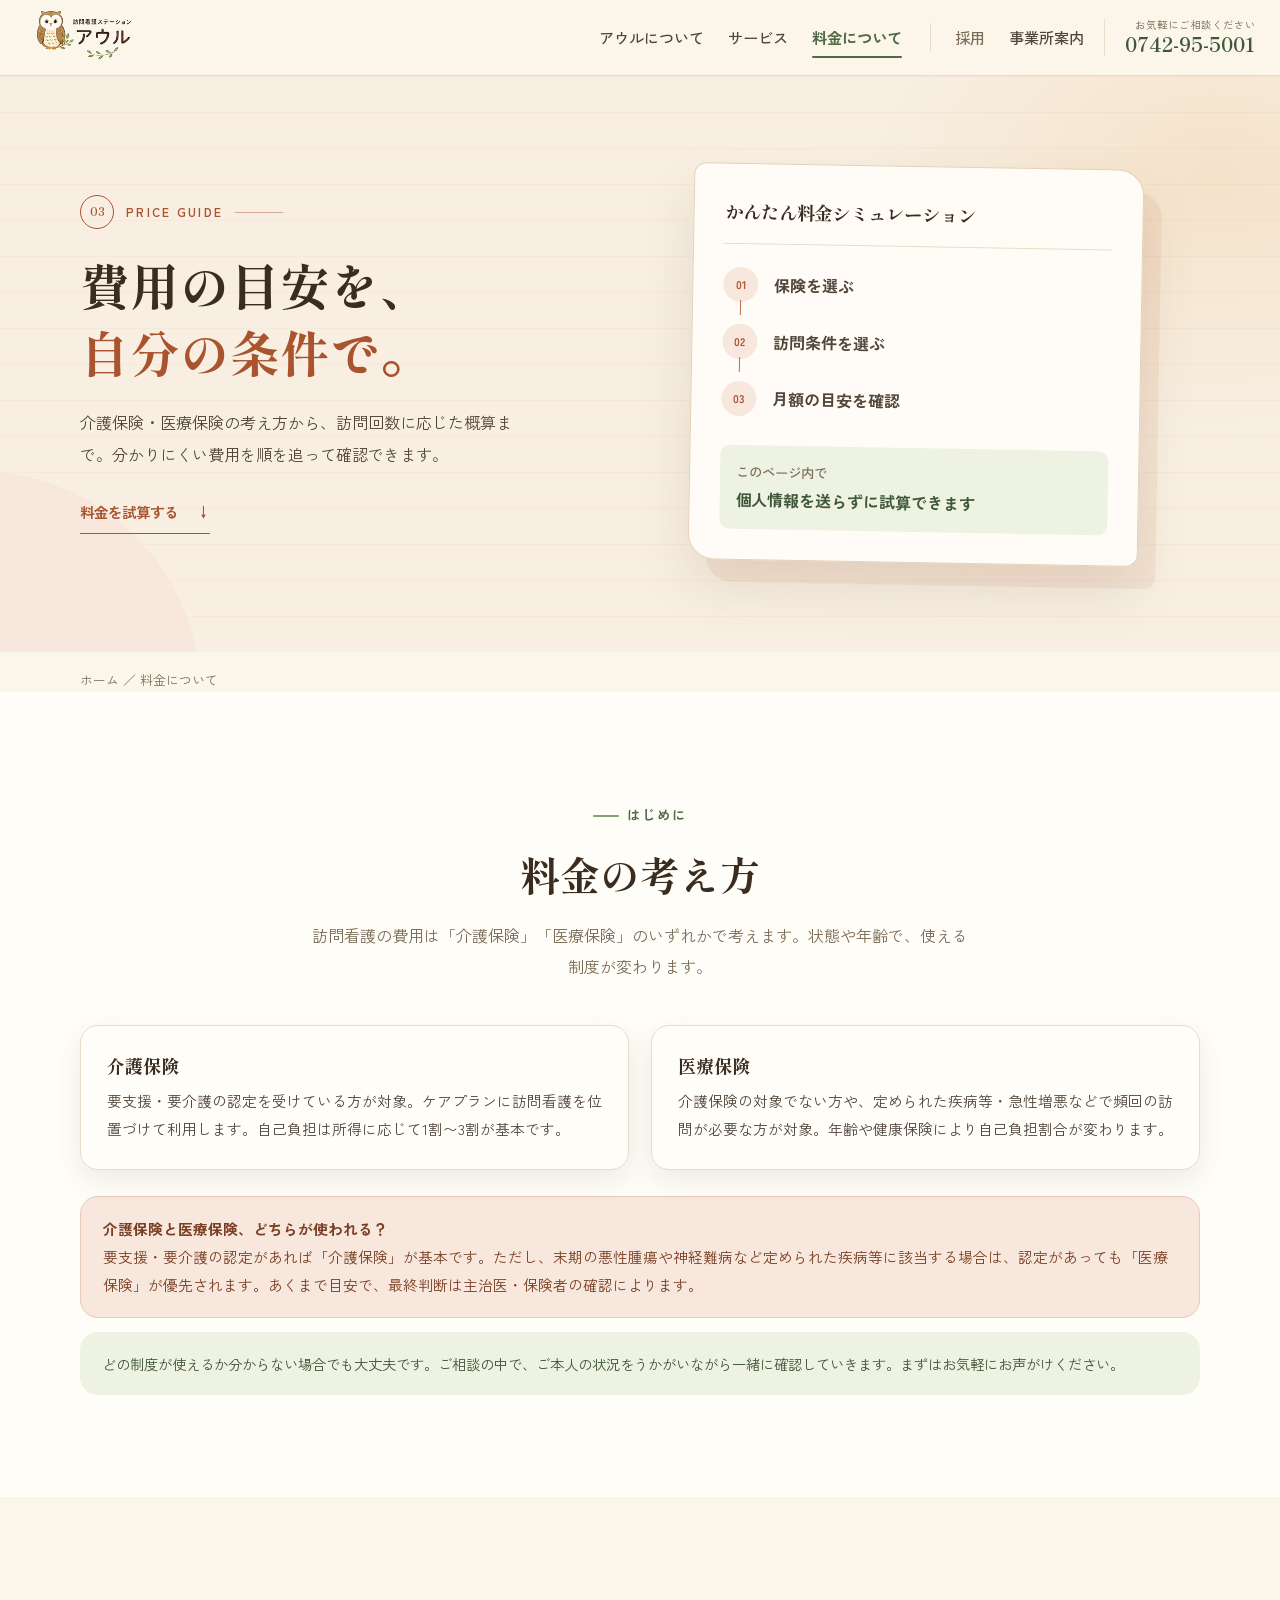
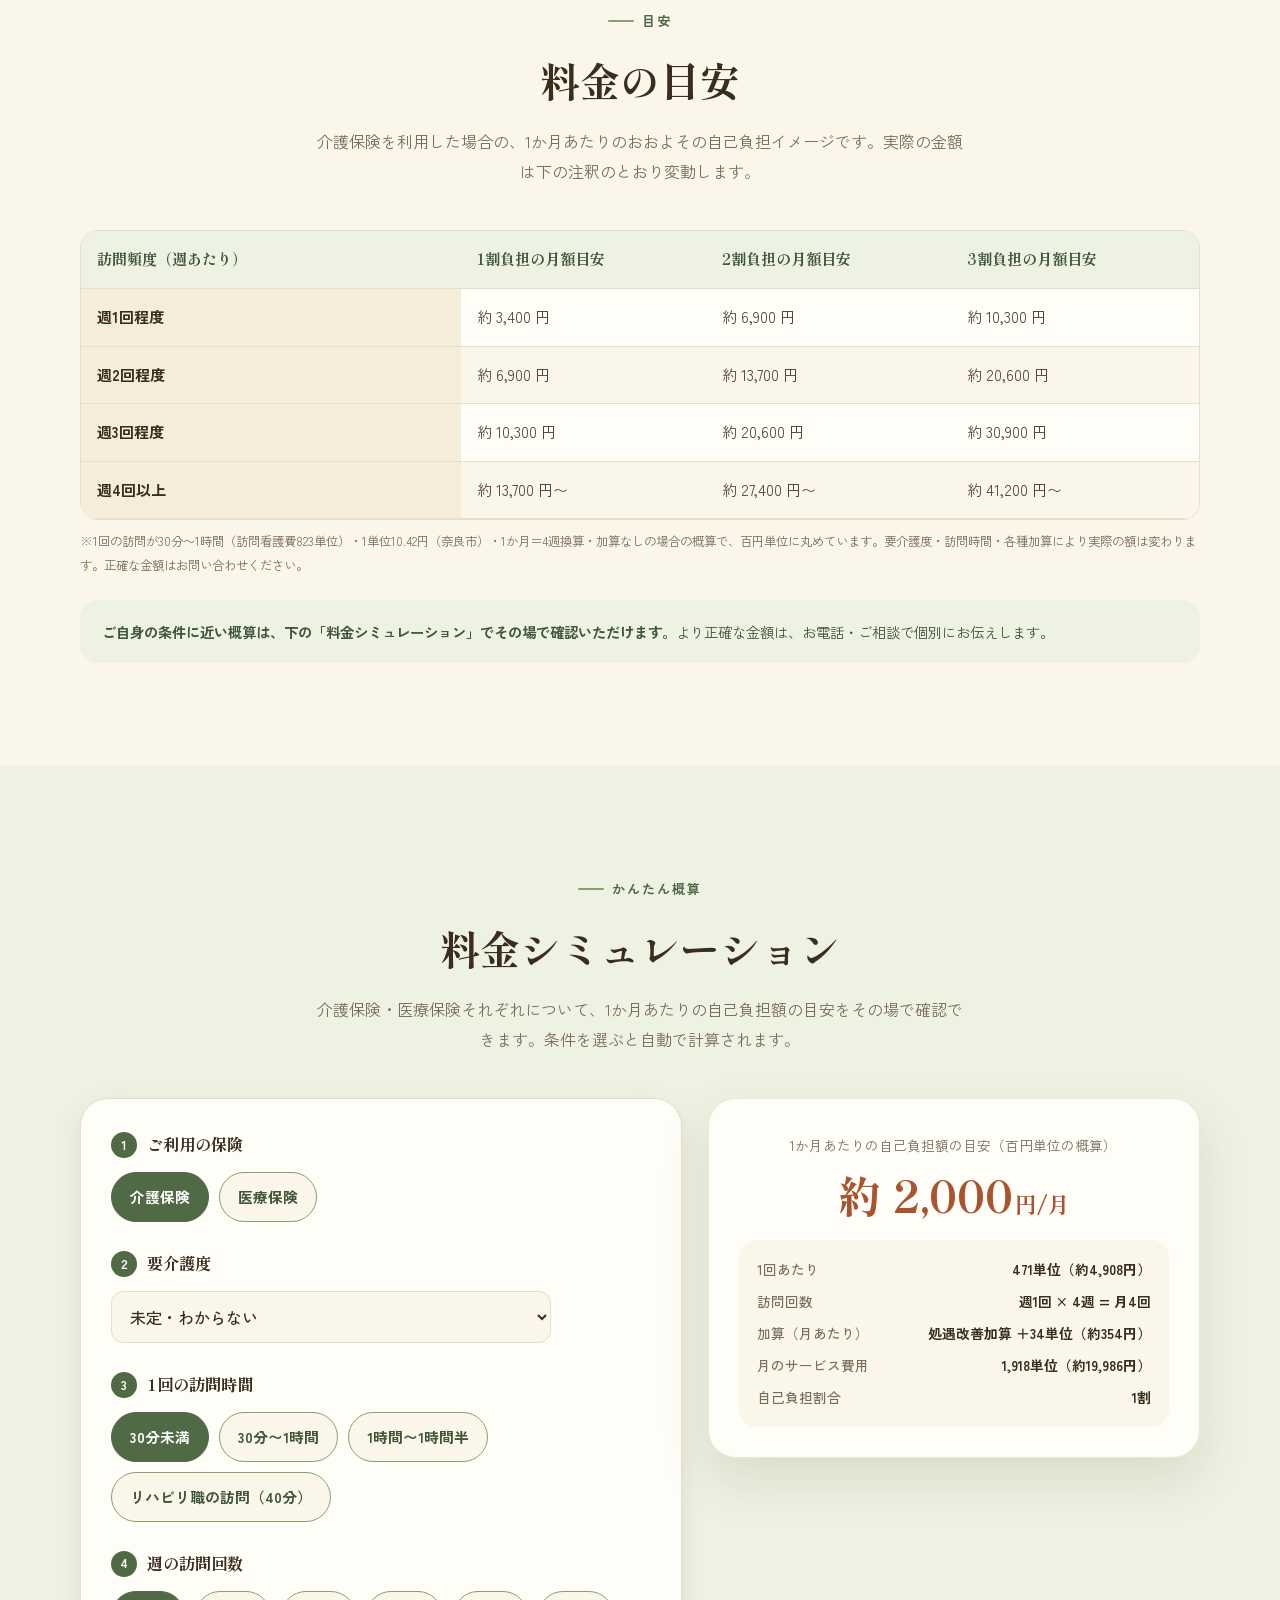
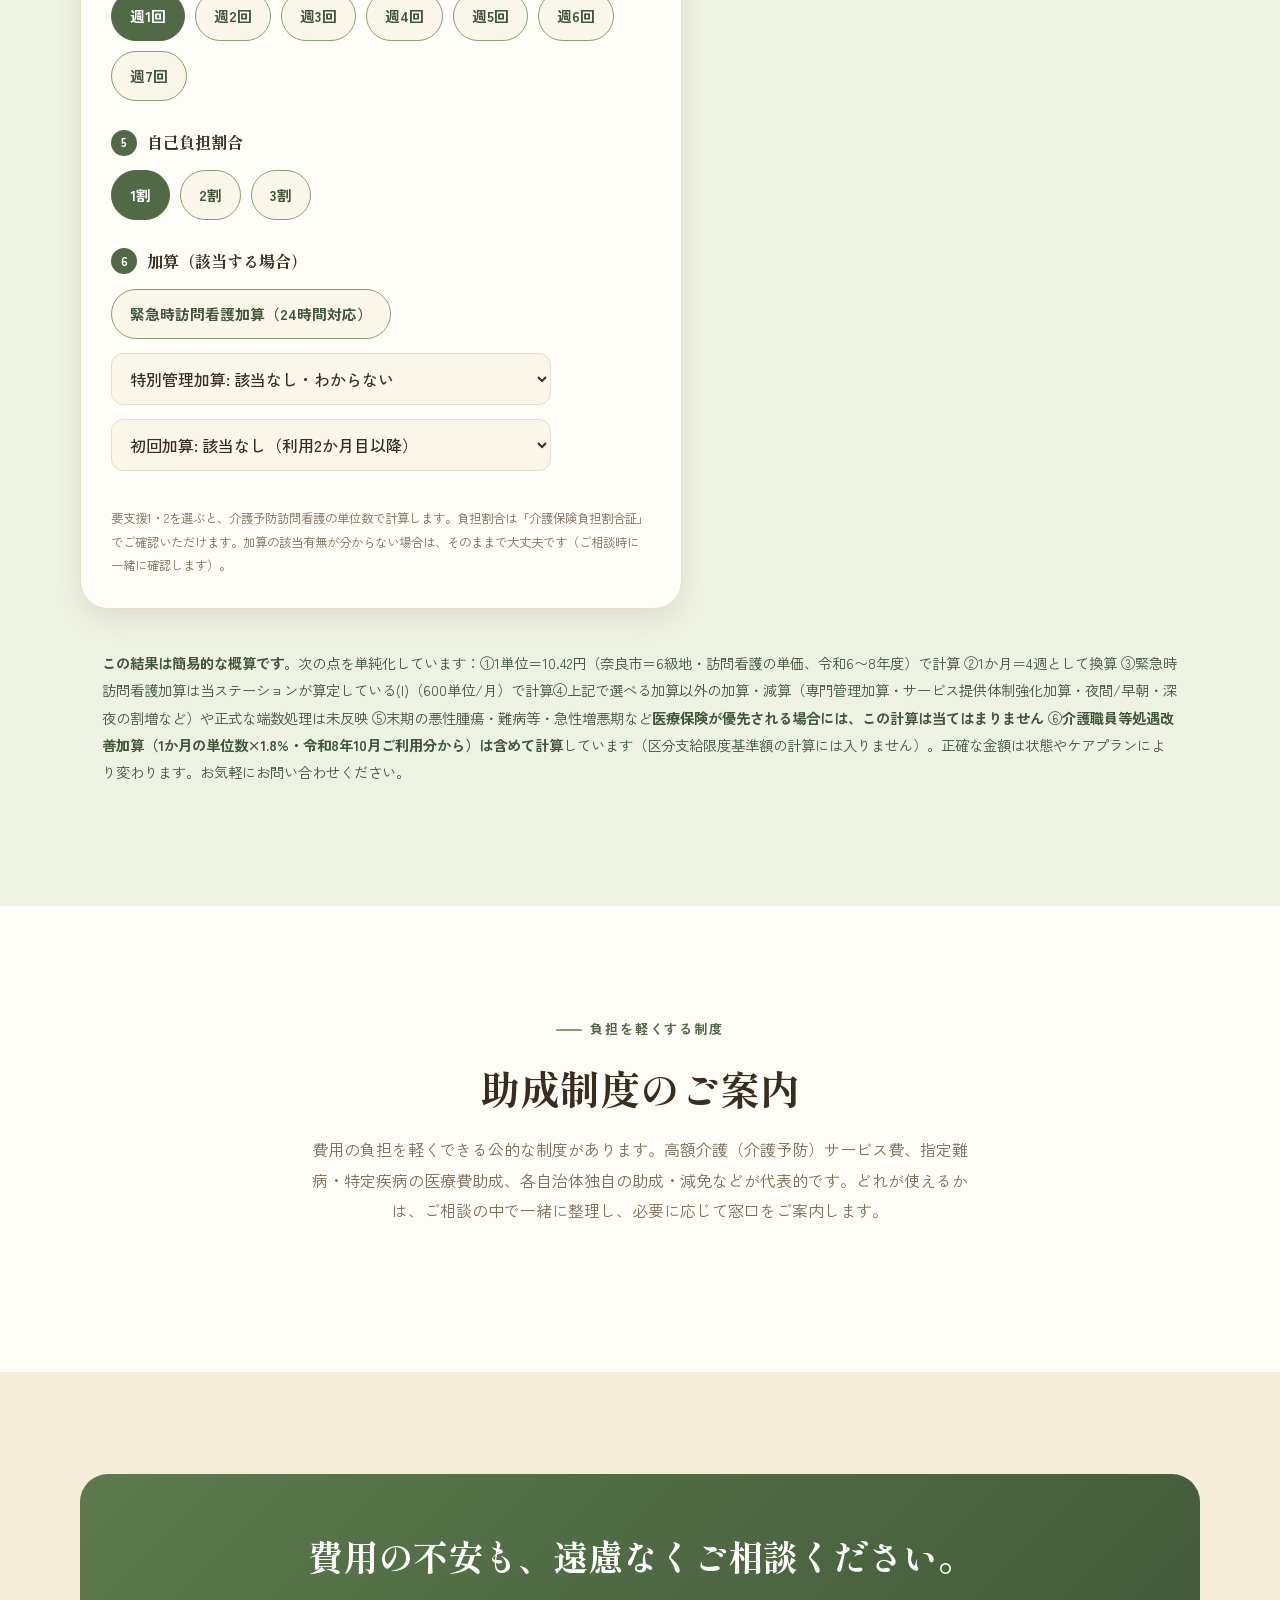
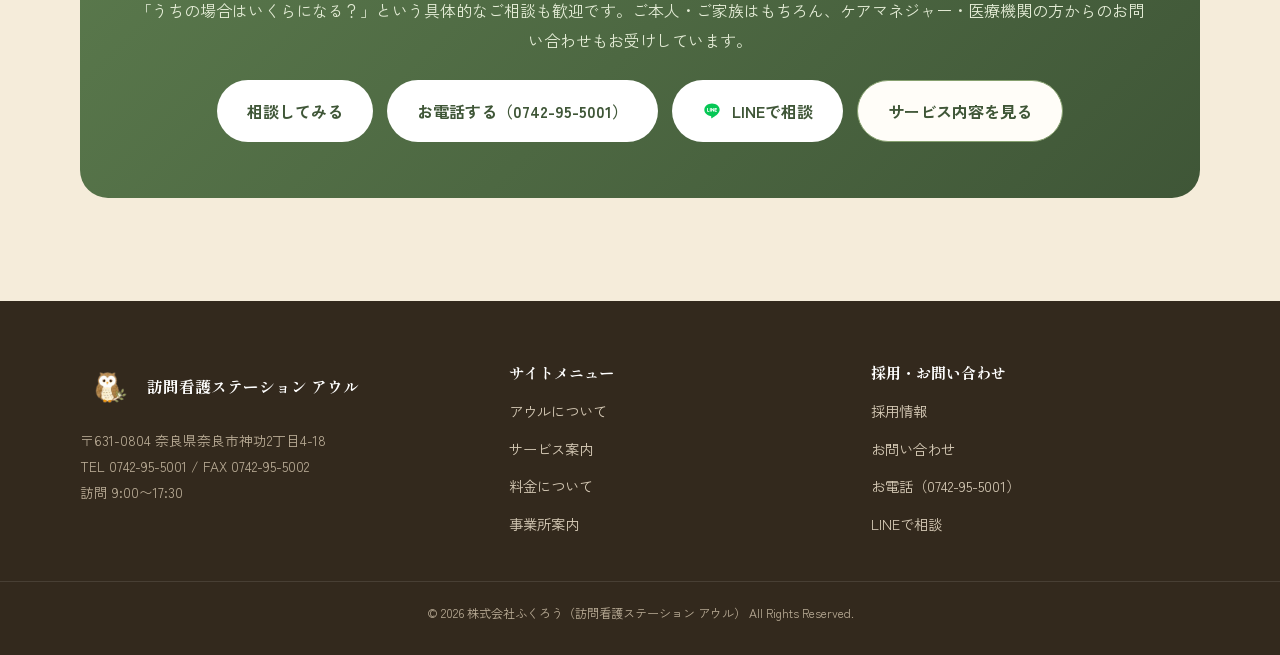
<file: price.html>
<!doctype html>
<html lang="ja">
  <head>
    <meta charset="utf-8" />
    <meta name="viewport" content="width=device-width, initial-scale=1" />
    <title>料金について｜訪問看護ステーション アウル</title>
    <meta
      name="description"
      content="訪問看護の費用が心配な方へ。介護保険・医療保険の考え方、料金の目安で、費用の不安を軽くします。奈良市・生駒市・木津川市・精華町・和束町の訪問看護。"
    />
    <meta name="theme-color" content="#4f6a44" />
    <link rel="icon" href="./assets/img/owl-face.png" type="image/png" />
    <link rel="apple-touch-icon" href="./assets/img/owl-face.png" />
    <meta property="og:type" content="website" />
    <meta property="og:site_name" content="訪問看護ステーション アウル" />
    <meta property="og:title" content="料金について｜訪問看護ステーション アウル" />
    <meta property="og:description" content="訪問看護の費用が心配な方へ。介護保険・医療保険の考え方、料金の目安で、費用の不安を軽くします。奈良市・生駒市・木津川市・精華町・和束町の訪問看護。" />
    <meta property="og:locale" content="ja_JP" />
    <meta name="twitter:card" content="summary" />
    <link rel="canonical" href="https://aurukango.jp/price.html" />
    <meta property="og:url" content="https://aurukango.jp/price.html" />
    <meta property="og:image" content="https://aurukango.jp/assets/img/og-image.jpg" />
    <meta property="og:image:width" content="1200" />
    <meta property="og:image:height" content="630" />
    <link rel="preconnect" href="https://fonts.googleapis.com" />
    <link rel="preconnect" href="https://fonts.gstatic.com" crossorigin />
    <link href="https://fonts.googleapis.com/css2?family=Shippori+Mincho:wght@500;600;700;800&family=Zen+Kaku+Gothic+New:wght@400;500;700&display=swap" rel="stylesheet" />
    <script>document.documentElement.classList.add("has-js");</script>
    <link rel="stylesheet" href="./assets/css/site.css" />
    <script type="application/ld+json">
      {
        "@context": "https://schema.org",
        "@graph": [
          {
            "@type": "MedicalBusiness",
            "@id": "https://aurukango.jp/#organization",
            "name": "訪問看護ステーション アウル"
          },
          {
            "@type": "WebPage",
            "@id": "https://aurukango.jp/price.html#webpage",
            "url": "https://aurukango.jp/price.html",
            "name": "料金について",
            "inLanguage": "ja",
            "isPartOf": {
              "@id": "https://aurukango.jp/#website"
            },
            "about": {
              "@id": "https://aurukango.jp/#organization"
            },
            "primaryImageOfPage": "https://aurukango.jp/assets/img/og-image.jpg"
          },
          {
            "@type": "BreadcrumbList",
            "itemListElement": [
              {
                "@type": "ListItem",
                "position": 1,
                "name": "ホーム",
                "item": "https://aurukango.jp/home.html"
              },
              {
                "@type": "ListItem",
                "position": 2,
                "name": "料金について"
              }
            ]
          }
        ]
      }
    </script>
  </head>
  <body>
    <a class="skip-link" href="#main">本文へスキップ</a>

      <!-- ============ header ============ -->
    <header class="header">
      <a class="brand" href="./home.html" aria-label="訪問看護ステーション アウル トップへ">
        <img class="brand__logo" src="./assets/img/logo-header.png" alt="訪問看護ステーション アウル" />
      </a>
      <nav class="nav" id="global-nav" aria-label="グローバルナビ">
        <a href="./about.html">アウルについて</a>
        <a href="./service.html">サービス</a>
        <a href="./price.html" aria-current="page">料金について</a>
        <a class="nav__recruit" href="./recruit.html">採用</a>
        <a href="./office.html">事業所案内</a>
      </nav>
      <a class="header-call" href="tel:0742955001"><span>お気軽にご相談ください</span><strong>0742-95-5001</strong></a>
      <button class="nav-toggle" type="button" aria-label="メニューを開く" aria-expanded="false" aria-controls="global-nav" data-nav-toggle><span></span><span></span><span></span></button>
    </header>

    <main id="main">
      <!-- ============ page hero: price ============ -->
      <section class="subhero subhero--price">
        <div class="inner subhero__grid">
          <div class="subhero__copy hero-enter">
            <span class="subhero__label"><b>03</b> PRICE GUIDE</span>
            <h1>費用の目安を、<br /><span>自分の条件で。</span></h1>
            <p>介護保険・医療保険の考え方から、訪問回数に応じた概算まで。分かりにくい費用を順を追って確認できます。</p>
            <a class="subhero__jump" href="#simulation">料金を試算する<span aria-hidden="true">↓</span></a>
          </div>
          <div class="subhero__visual hero-enter hero-enter--delay" aria-hidden="true">
            <div class="price-path">
              <p class="price-path__title">かんたん料金シミュレーション</p>
              <ol>
                <li><b>01</b><span>保険を選ぶ</span></li>
                <li><b>02</b><span>訪問条件を選ぶ</span></li>
                <li><b>03</b><span>月額の目安を確認</span></li>
              </ol>
              <p class="price-path__result"><small>このページ内で</small>個人情報を送らずに試算できます</p>
            </div>
          </div>
        </div>
      </section>

      <!-- ============ breadcrumb ============ -->
      <nav class="breadcrumb" aria-label="パンくずリスト">
        <a href="./home.html">ホーム</a> ／ 料金について
      </nav>

      <!-- ============ 料金の考え方（保険セルフチェック統合） ============ -->
      <section class="section bg-white">
        <div class="inner">
          <div class="section-head center reveal">
            <span class="eyebrow">はじめに</span>
            <h2>料金の考え方</h2>
            <p>訪問看護の費用は「介護保険」「医療保険」のいずれかで考えます。状態や年齢で、使える制度が変わります。</p>
          </div>
          <div class="grid grid-2">
            <article class="card reveal">
              <h3>介護保険</h3>
              <p>要支援・要介護の認定を受けている方が対象。ケアプランに訪問看護を位置づけて利用します。自己負担は所得に応じて1割〜3割が基本です。</p>
            </article>
            <article class="card reveal">
              <h3>医療保険</h3>
              <p>介護保険の対象でない方や、定められた疾病等・急性増悪などで頻回の訪問が必要な方が対象。年齢や健康保険により自己負担割合が変わります。</p>
            </article>
          </div>
          <div class="reveal u-mt-26">
            <div class="callout">
              <b>介護保険と医療保険、どちらが使われる？</b><br />
              要支援・要介護の認定があれば「介護保険」が基本です。ただし、末期の悪性腫瘍や神経難病など定められた疾病等に該当する場合は、認定があっても「医療保険」が優先されます。あくまで目安で、最終判断は主治医・保険者の確認によります。
            </div>
            <div class="note-box u-mt-14">
              どの制度が使えるか分からない場合でも大丈夫です。ご相談の中で、ご本人の状況をうかがいながら一緒に確認していきます。まずはお気軽にお声がけください。
            </div>
          </div>
        </div>
      </section>

      <!-- ============ 料金の目安（核） ============ -->
      <section class="section bg-cream">
        <div class="inner">
          <div class="section-head center reveal">
            <span class="eyebrow">目安</span>
            <h2>料金の目安</h2>
            <p>介護保険を利用した場合の、1か月あたりのおおよその自己負担イメージです。実際の金額は下の注釈のとおり変動します。</p>
          </div>
          <div class="table-wrap reveal">
            <table class="data table--stack">
              <thead>
                <tr>
                  <th scope="col">訪問頻度（週あたり）</th>
                  <th scope="col">1割負担の月額目安</th>
                  <th scope="col">2割負担の月額目安</th>
                  <th scope="col">3割負担の月額目安</th>
                </tr>
              </thead>
              <tbody>
                <tr>
                  <th scope="row">週1回程度</th>
                  <td data-label="1割負担">約 3,400 円</td>
                  <td data-label="2割負担">約 6,900 円</td>
                  <td data-label="3割負担">約 10,300 円</td>
                </tr>
                <tr>
                  <th scope="row">週2回程度</th>
                  <td data-label="1割負担">約 6,900 円</td>
                  <td data-label="2割負担">約 13,700 円</td>
                  <td data-label="3割負担">約 20,600 円</td>
                </tr>
                <tr>
                  <th scope="row">週3回程度</th>
                  <td data-label="1割負担">約 10,300 円</td>
                  <td data-label="2割負担">約 20,600 円</td>
                  <td data-label="3割負担">約 30,900 円</td>
                </tr>
                <tr>
                  <th scope="row">週4回以上</th>
                  <td data-label="1割負担">約 13,700 円〜</td>
                  <td data-label="2割負担">約 27,400 円〜</td>
                  <td data-label="3割負担">約 41,200 円〜</td>
                </tr>
              </tbody>
            </table>
          </div>
          <p class="table-note">※1回の訪問が30分〜1時間（訪問看護費823単位）・1単位10.42円（奈良市）・1か月＝4週換算・加算なしの場合の概算で、百円単位に丸めています。要介護度・訪問時間・各種加算により実際の額は変わります。正確な金額はお問い合わせください。</p>
          <div class="reveal u-mt-22">
            <div class="note-box">
              <b>ご自身の条件に近い概算は、下の「料金シミュレーション」でその場で確認いただけます。</b>より正確な金額は、お電話・ご相談で個別にお伝えします。
            </div>
          </div>
        </div>
      </section>

      <!-- ============ 料金シミュレーション ============ -->
      <section class="section bg-green" id="simulation">
        <div class="inner">
          <div class="section-head center reveal">
            <span class="eyebrow">かんたん概算</span>
            <h2>料金シミュレーション</h2>
            <p>介護保険・医療保険それぞれについて、1か月あたりの自己負担額の目安をその場で確認できます。条件を選ぶと自動で計算されます。</p>
          </div>
          <div class="sim reveal" data-sim>
            <form class="sim__form" onsubmit="return false">
              <fieldset>
                <legend><span class="sim__step">1</span>ご利用の保険</legend>
                <div class="sim-opts">
                  <label class="sim-opt"><input type="radio" name="sim-insurance" value="kaigo" checked /><span>介護保険</span></label>
                  <label class="sim-opt"><input type="radio" name="sim-insurance" value="iryo" /><span>医療保険</span></label>
                </div>
              </fieldset>
              <fieldset data-sim-only="kaigo">
                <legend><span class="sim__step">2</span>要介護度</legend>
                <select class="sim__select" data-sim-care aria-label="要介護度">
                  <option value="none">未定・わからない</option>
                  <option value="ys1">要支援1</option>
                  <option value="ys2">要支援2</option>
                  <option value="yk1">要介護1</option>
                  <option value="yk2">要介護2</option>
                  <option value="yk3">要介護3</option>
                  <option value="yk4">要介護4</option>
                  <option value="yk5">要介護5</option>
                </select>
              </fieldset>
              <fieldset data-sim-only="kaigo">
                <legend><span class="sim__step">3</span>1回の訪問時間</legend>
                <div class="sim-opts">
                  <label class="sim-opt"><input type="radio" name="sim-time" value="u30" checked /><span>30分未満</span></label>
                  <label class="sim-opt"><input type="radio" name="sim-time" value="u60" /><span>30分〜1時間</span></label>
                  <label class="sim-opt"><input type="radio" name="sim-time" value="u90" /><span>1時間〜1時間半</span></label>
                  <label class="sim-opt"><input type="radio" name="sim-time" value="pt40" /><span>リハビリ職の訪問（40分）</span></label>
                </div>
              </fieldset>
              <fieldset>
                <legend><span class="sim__step">4</span>週の訪問回数</legend>
                <div class="sim-opts">
                  <label class="sim-opt"><input type="radio" name="sim-weekly" value="1" checked /><span>週1回</span></label>
                  <label class="sim-opt"><input type="radio" name="sim-weekly" value="2" /><span>週2回</span></label>
                  <label class="sim-opt"><input type="radio" name="sim-weekly" value="3" /><span>週3回</span></label>
                  <label class="sim-opt"><input type="radio" name="sim-weekly" value="4" /><span>週4回</span></label>
                  <label class="sim-opt"><input type="radio" name="sim-weekly" value="5" /><span>週5回</span></label>
                  <label class="sim-opt"><input type="radio" name="sim-weekly" value="6" /><span>週6回</span></label>
                  <label class="sim-opt"><input type="radio" name="sim-weekly" value="7" /><span>週7回</span></label>
                </div>
              </fieldset>
              <fieldset>
                <legend><span class="sim__step">5</span>自己負担割合</legend>
                <div class="sim-opts">
                  <label class="sim-opt"><input type="radio" name="sim-burden" value="1" checked /><span>1割</span></label>
                  <label class="sim-opt"><input type="radio" name="sim-burden" value="2" /><span>2割</span></label>
                  <label class="sim-opt"><input type="radio" name="sim-burden" value="3" /><span>3割</span></label>
                </div>
              </fieldset>
              <fieldset data-sim-only="iryo" hidden>
                <legend><span class="sim__step">6</span>加算（該当する場合）</legend>
                <div class="sim-opts">
                  <label class="sim-opt"><input type="checkbox" name="sim-iryo-24h" /><span>24時間対応体制加算（緊急時の電話対応体制）</span></label>
                </div>
                <select class="sim__select u-mt-14" data-sim-iryo-tokubetsu aria-label="特別管理加算">
                  <option value="0">特別管理加算: 該当なし・わからない</option>
                  <option value="t2">特別管理加算 2,500円/月（在宅酸素・褥瘡ケアなど）</option>
                  <option value="t1">特別管理加算 5,000円/月（留置カテーテルなど）</option>
                </select>
                <p class="table-note u-mt-14">このほかにも、状態や訪問の時間帯に応じた加算（専門管理加算・夜間/早朝・深夜の訪問の加算・退院支援指導加算など）がありますが、この概算では24時間対応体制加算と特別管理加算を反映しています。</p>
              </fieldset>
              <fieldset data-sim-only="kaigo">
                <legend><span class="sim__step">6</span>加算（該当する場合）</legend>
                <div class="sim-opts">
                  <label class="sim-opt"><input type="checkbox" name="sim-kinkyu" /><span>緊急時訪問看護加算（24時間対応）</span></label>
                </div>
                <select class="sim__select u-mt-14" data-sim-tokubetsu aria-label="特別管理加算">
                  <option value="0">特別管理加算: 該当なし・わからない</option>
                  <option value="t2">特別管理加算(II)（在宅酸素・人工呼吸療法・人工肛門・褥瘡ケアなど）</option>
                  <option value="t1">特別管理加算(I)（気管カニューレ・留置カテーテルなど）</option>
                </select>
                <select class="sim__select u-mt-14" data-sim-shokai aria-label="初回加算">
                  <option value="0">初回加算: 該当なし（利用2か月目以降）</option>
                  <option value="s2">初回加算(II)（新しく利用を始める月）</option>
                  <option value="s1">初回加算(I)（退院・退所日から利用を始める月）</option>
                </select>
              </fieldset>
              <p class="table-note" data-sim-note="kaigo">要支援1・2を選ぶと、介護予防訪問看護の単位数で計算します。負担割合は「介護保険負担割合証」でご確認いただけます。加算の該当有無が分からない場合は、そのままで大丈夫です（ご相談時に一緒に確認します）。</p>
              <p class="table-note" data-sim-note="iryo" hidden>負担割合は健康保険証・負担割合証でご確認いただけます（75歳以上の方は原則1割）。加算の該当が分からない場合は、そのままで大丈夫です（ご相談時に一緒に確認します）。</p>
            </form>
            <div class="sim__result">
              <span class="sim__result-label">1か月あたりの自己負担額の目安（百円単位の概算）</span>
              <strong class="sim__total" aria-hidden="true">約 <span data-sim-num>0</span><small>円/月</small></strong>
              <p class="vh" aria-live="polite" data-sim-announce></p>
              <dl class="sim__breakdown">
                <div><dt>1回あたり</dt><dd data-sim-per-visit>—</dd></div>
                <div><dt>訪問回数</dt><dd data-sim-visits>—</dd></div>
                <div><dt>加算（月あたり）</dt><dd data-sim-addons>なし</dd></div>
                <div><dt>月のサービス費用</dt><dd data-sim-monthly>—</dd></div>
                <div><dt>自己負担割合</dt><dd data-sim-burden>—</dd></div>
              </dl>
              <p class="sim__first-month" data-sim-first hidden></p>
              <div class="callout sim__alert" data-sim-limit hidden></div>
            </div>
          </div>
          <div class="note-box u-mt-22 reveal" data-sim-note="kaigo">
            <b>この結果は簡易的な概算です。</b>次の点を単純化しています：①1単位＝10.42円（奈良市＝6級地・訪問看護の単価、令和6〜8年度）で計算 ②1か月＝4週として換算 ③緊急時訪問看護加算は当ステーションが算定している(I)（600単位/月）で計算④上記で選べる加算以外の加算・減算（専門管理加算・サービス提供体制強化加算・夜間/早朝・深夜の割増など）や正式な端数処理は未反映 ⑤末期の悪性腫瘍・難病等・急性増悪期など<b>医療保険が優先される場合には、この計算は当てはまりません</b> ⑥<b>介護職員等処遇改善加算（1か月の単位数×1.8%・令和8年10月ご利用分から）は含めて計算</b>しています（区分支給限度基準額の計算には入りません）。正確な金額は状態やケアプランにより変わります。お気軽にお問い合わせください。
          </div>
          <div class="note-box u-mt-22" data-sim-note="iryo" hidden>
            <b>この結果は簡易的な概算です。</b>次の点を単純化しています：①<b>令和8年6月改定の額</b>（2026年7月24日に厚生労働省資料と照合）で、訪問看護基本療養費(I)（週3日目まで5,550円/日・週4日目以降6,550円/日）＋訪問看護管理療養費（機能強化型以外：月の初日7,710円・2日目以降3,010円/日＝ご自宅など同じ建物の利用者が20人未満の場合の額）＋24時間対応体制加算（6,800円/月。事業所の届出区分により6,520円/月となる場合があります）＋特別管理加算（該当する場合2,500円または5,000円/月）＋<b>訪問看護ベースアップ評価料(I)（1,050円/月・令和8年10月ご利用分から）</b>で計算 ②物価対応料などの少額の項目や、その他の加算（専門管理加算・夜間/早朝・深夜の訪問の加算・退院支援指導加算・緊急訪問・複数名訪問・長時間訪問など）は含みません ③1か月＝4週として換算 ④<b>高額療養費制度や公費負担医療（指定難病・自立支援医療など）により、実際の自己負担はこれより大きく低くなる場合があります</b> ⑤医療保険で訪問看護を利用できるか・週何回まで利用できるかは、疾病や状態・主治医の判断により決まります（原則は週3回まで）。正確な金額はお気軽にお問い合わせください。
          </div>
        </div>
      </section>

      <!-- ============ 助成制度のご案内 ============ -->
      <section class="section bg-white">
        <div class="inner">
          <div class="section-head center reveal">
            <span class="eyebrow">負担を軽くする制度</span>
            <h2>助成制度のご案内</h2>
            <p>費用の負担を軽くできる公的な制度があります。高額介護（介護予防）サービス費、指定難病・特定疾病の医療費助成、各自治体独自の助成・減免などが代表的です。どれが使えるかは、ご相談の中で一緒に整理し、必要に応じて窓口をご案内します。</p>
          </div>
        </div>
      </section>

      <!-- ============ CTA band ============ -->
      <section class="section bg-cream2">
        <div class="inner">
          <div class="cta-band reveal">
            <h2><span class="u-phrase">費用の不安も、</span><span class="u-phrase">遠慮なく</span><span class="u-phrase">ご相談ください。</span></h2>
            <p>「うちの場合はいくらになる？」という具体的なご相談も歓迎です。ご本人・ご家族はもちろん、ケアマネジャー・医療機関の方からのお問い合わせもお受けしています。</p>
            <div class="btn-row">
              <a class="btn btn--on-dark" href="./home.html#contact">相談してみる</a>
              <a class="btn btn--on-dark" href="tel:0742955001">お電話する（0742-95-5001）</a>
              <a class="btn btn--on-dark" href="https://lin.ee/WpE8VvY" target="_blank" rel="noopener noreferrer"><svg class="btn__line-mark" viewBox="0 0 24 24" aria-hidden="true" focusable="false"><path fill="#06C755" d="M12 3C6.9 3 2.8 6.4 2.8 10.6c0 3.7 3.2 6.8 7.5 7.4.3.1.7.2.8.5.1.3.1.6 0 .9l-.1.8c0 .2-.2.9.8.5s5.3-3.1 7.2-5.3c1.3-1.4 2.2-3 2.2-4.8C21.2 6.4 17.1 3 12 3Zm-3.6 9.8H6.6c-.3 0-.5-.2-.5-.5V8.9c0-.3.2-.5.5-.5s.5.2.5.5v3h1.3c.3 0 .5.2.5.5s-.2.4-.5.4Zm2-.5c0 .3-.2.5-.5.5s-.5-.2-.5-.5V8.9c0-.3.2-.5.5-.5s.5.2.5.5v3.4Zm4.2 0c0 .2-.1.4-.3.5h-.2c-.2 0-.3-.1-.4-.2l-1.7-2.3v2c0 .3-.2.5-.5.5s-.5-.2-.5-.5V8.9c0-.2.1-.4.3-.5h.2c.1 0 .3.1.4.2l1.7 2.3v-2c0-.3.2-.5.5-.5s.5.2.5.5v3.4Zm2.8-2.2c.3 0 .5.2.5.5s-.2.5-.5.5h-1.3v.8h1.3c.3 0 .5.2.5.5s-.2.4-.5.4h-1.8c-.3 0-.5-.2-.5-.5V8.9c0-.3.2-.5.5-.5h1.8c.3 0 .5.2.5.5s-.2.5-.5.5h-1.3v.8h1.3Z"/></svg>LINEで相談</a>
              <a class="btn btn--ghost" href="./service.html">サービス内容を見る</a>
            </div>
          </div>
        </div>
      </section>
    </main>

    <!-- ============ footer ============ -->
    <footer class="footer">
      <div class="inner footer__inner">
        <div>
          <div class="footer__brand"><img class="footer__owl" src="./assets/img/owl-clean.png" alt="" /><span class="footer__brandname">訪問看護ステーション アウル</span></div>
          <p class="footer__info">〒631-0804 奈良県奈良市神功2丁目4-18<br />TEL 0742-95-5001 / FAX 0742-95-5002<br />訪問 9:00〜17:30</p>
        </div>
        <div>
          <h4>サイトメニュー</h4>
          <nav class="footer__nav"><a href="./about.html">アウルについて</a><a href="./service.html">サービス案内</a><a href="./price.html">料金について</a><a href="./office.html">事業所案内</a></nav>
        </div>
        <div>
          <h4>採用・お問い合わせ</h4>
          <nav class="footer__nav"><a href="./recruit.html">採用情報</a><a href="./home.html#contact">お問い合わせ</a><a href="tel:0742955001">お電話（0742-95-5001）</a><a href="https://lin.ee/WpE8VvY" target="_blank" rel="noopener noreferrer">LINEで相談</a></nav>
        </div>
      </div>
      <p class="footer__copy">© 2026 株式会社ふくろう（訪問看護ステーション アウル） All Rights Reserved.</p>
    </footer>

    <div class="m-cta"><a class="tel" href="tel:0742955001">電話する</a><a class="form" href="./home.html#contact">相談する</a></div>

    <script src="./assets/js/site.js"></script>
  </body>
</html>
</file>
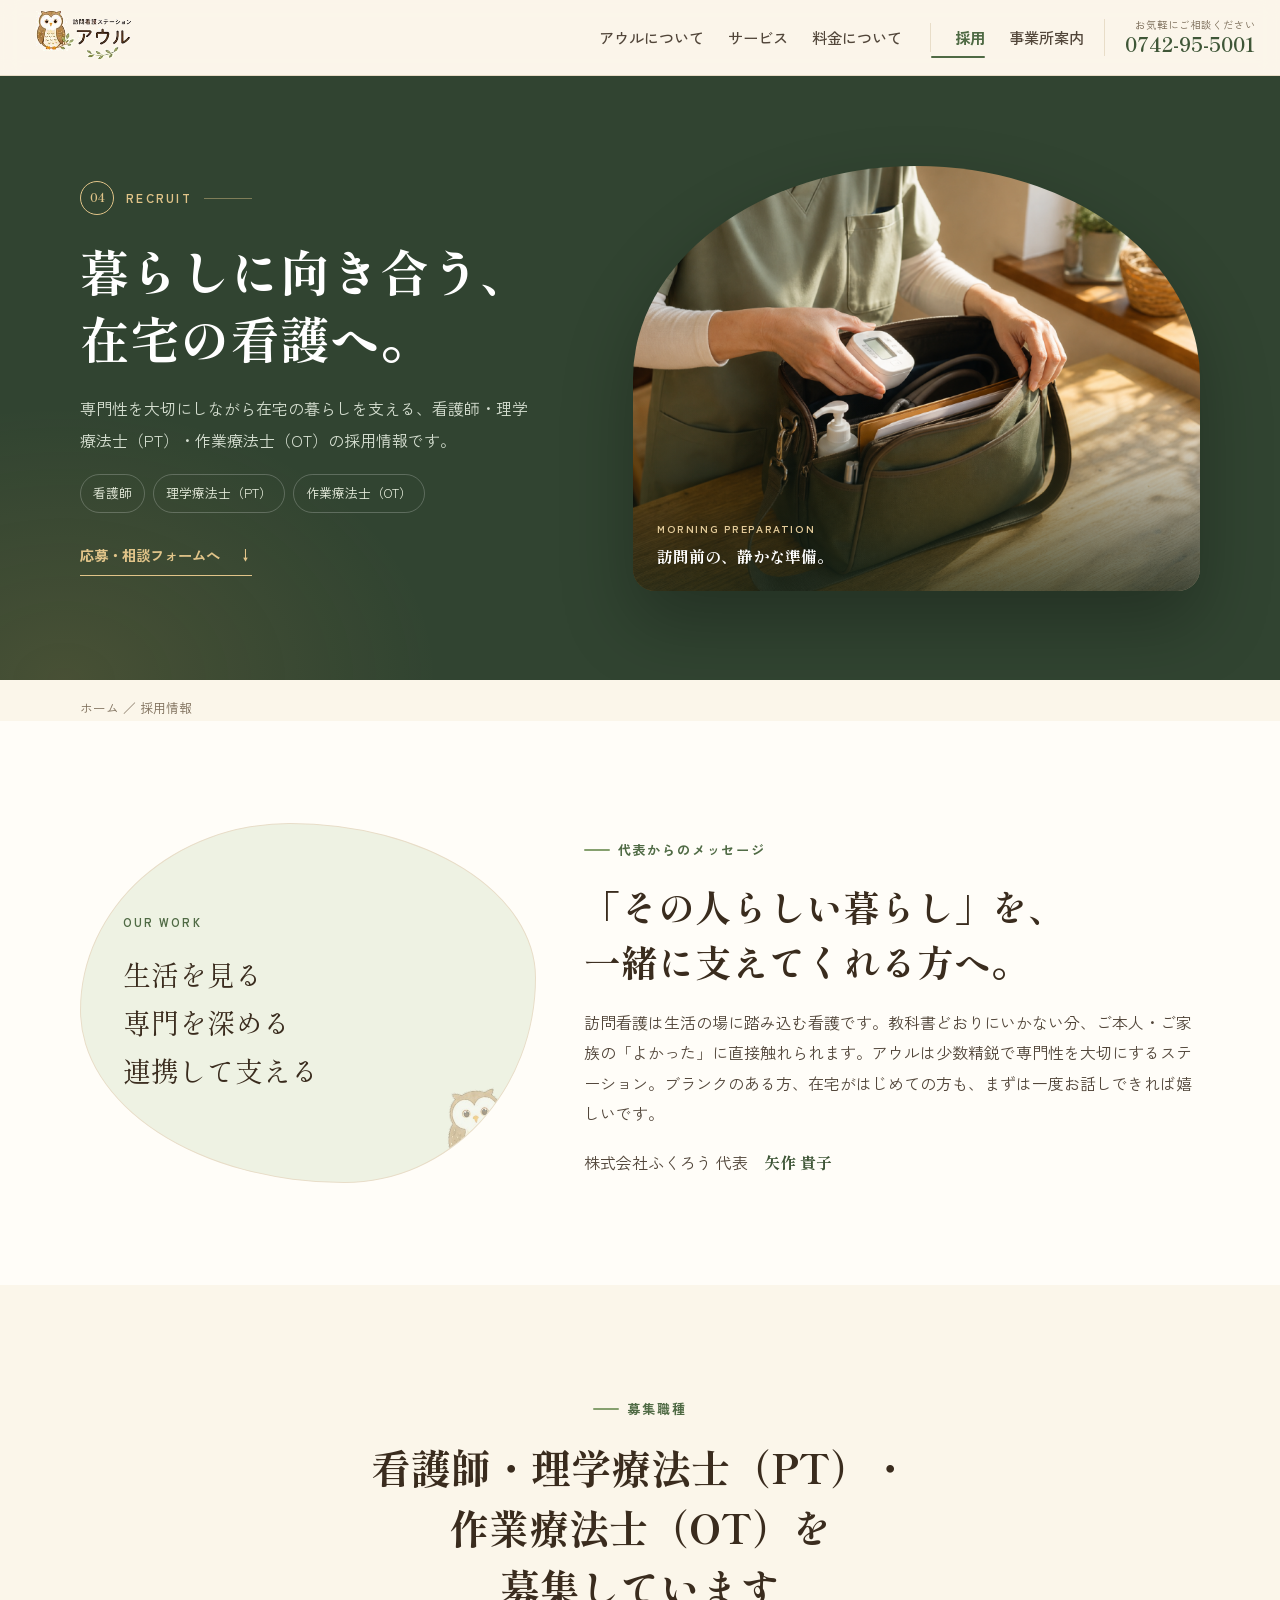
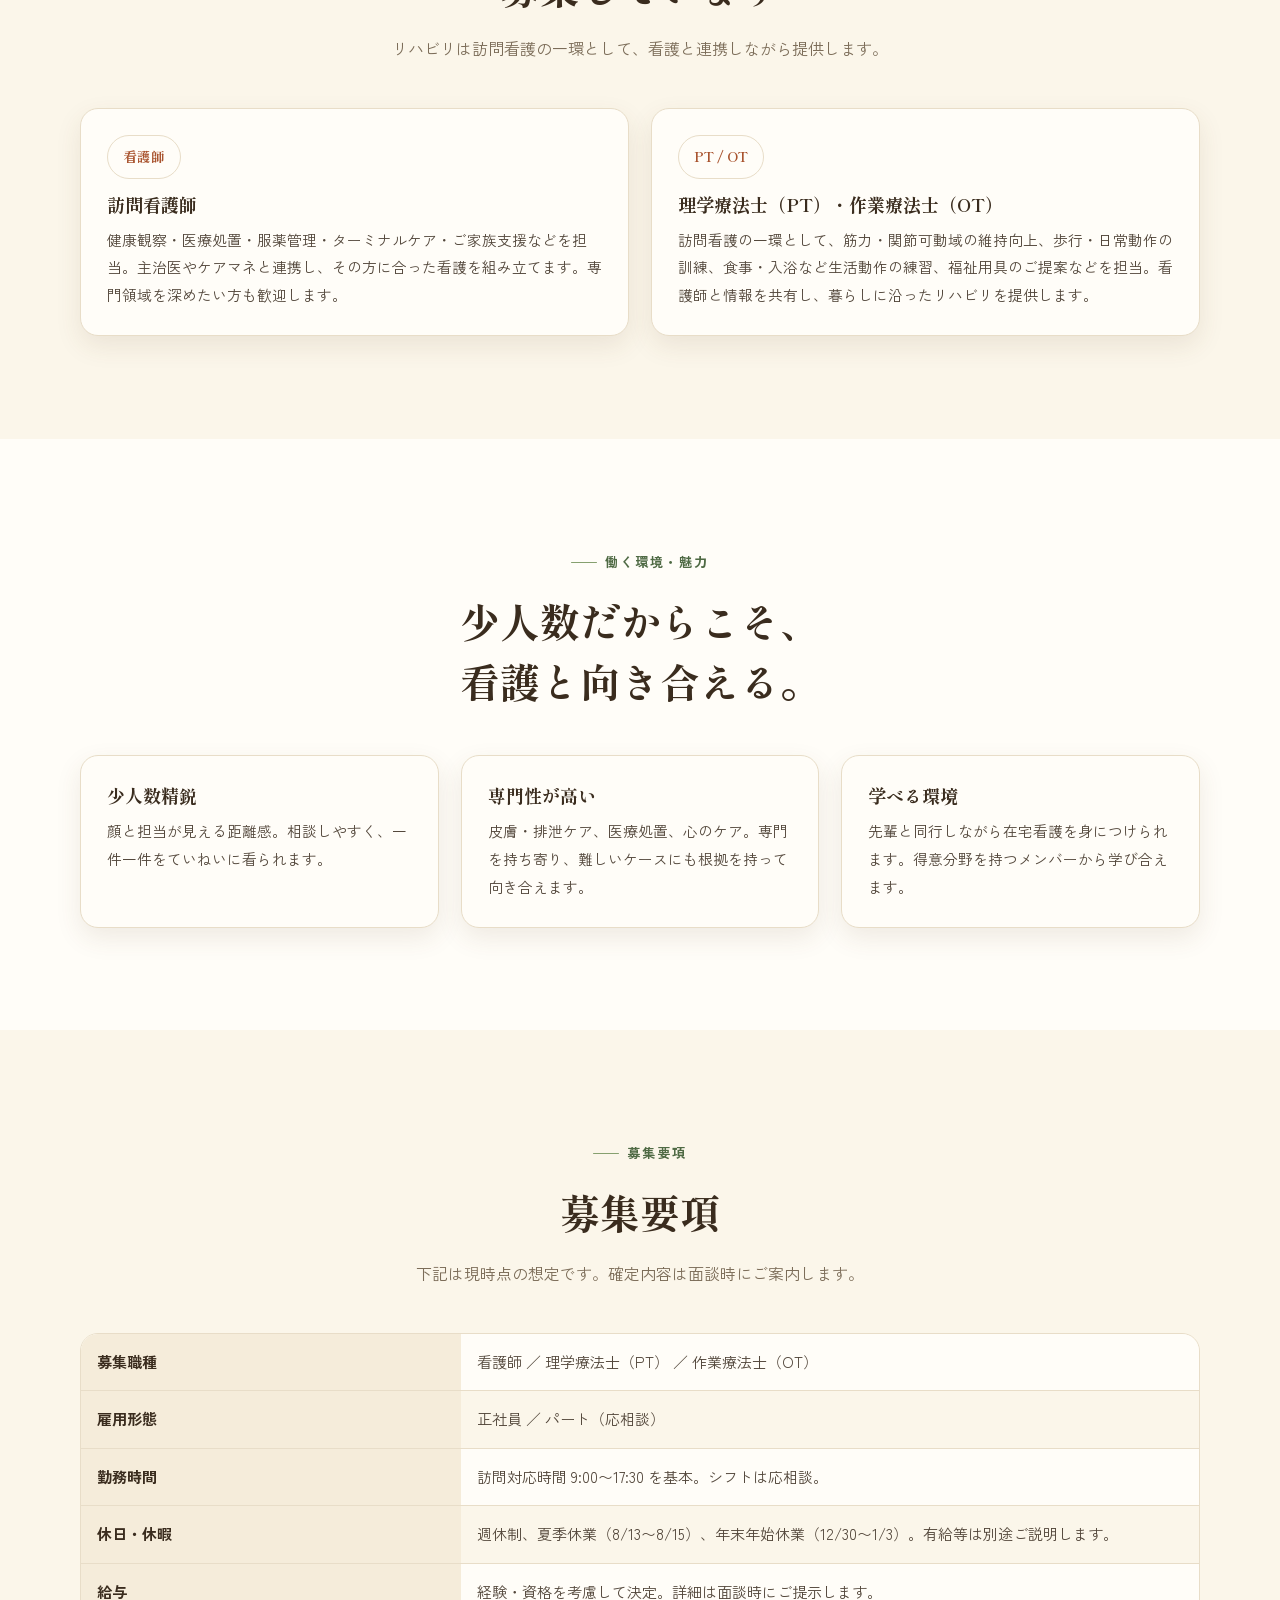
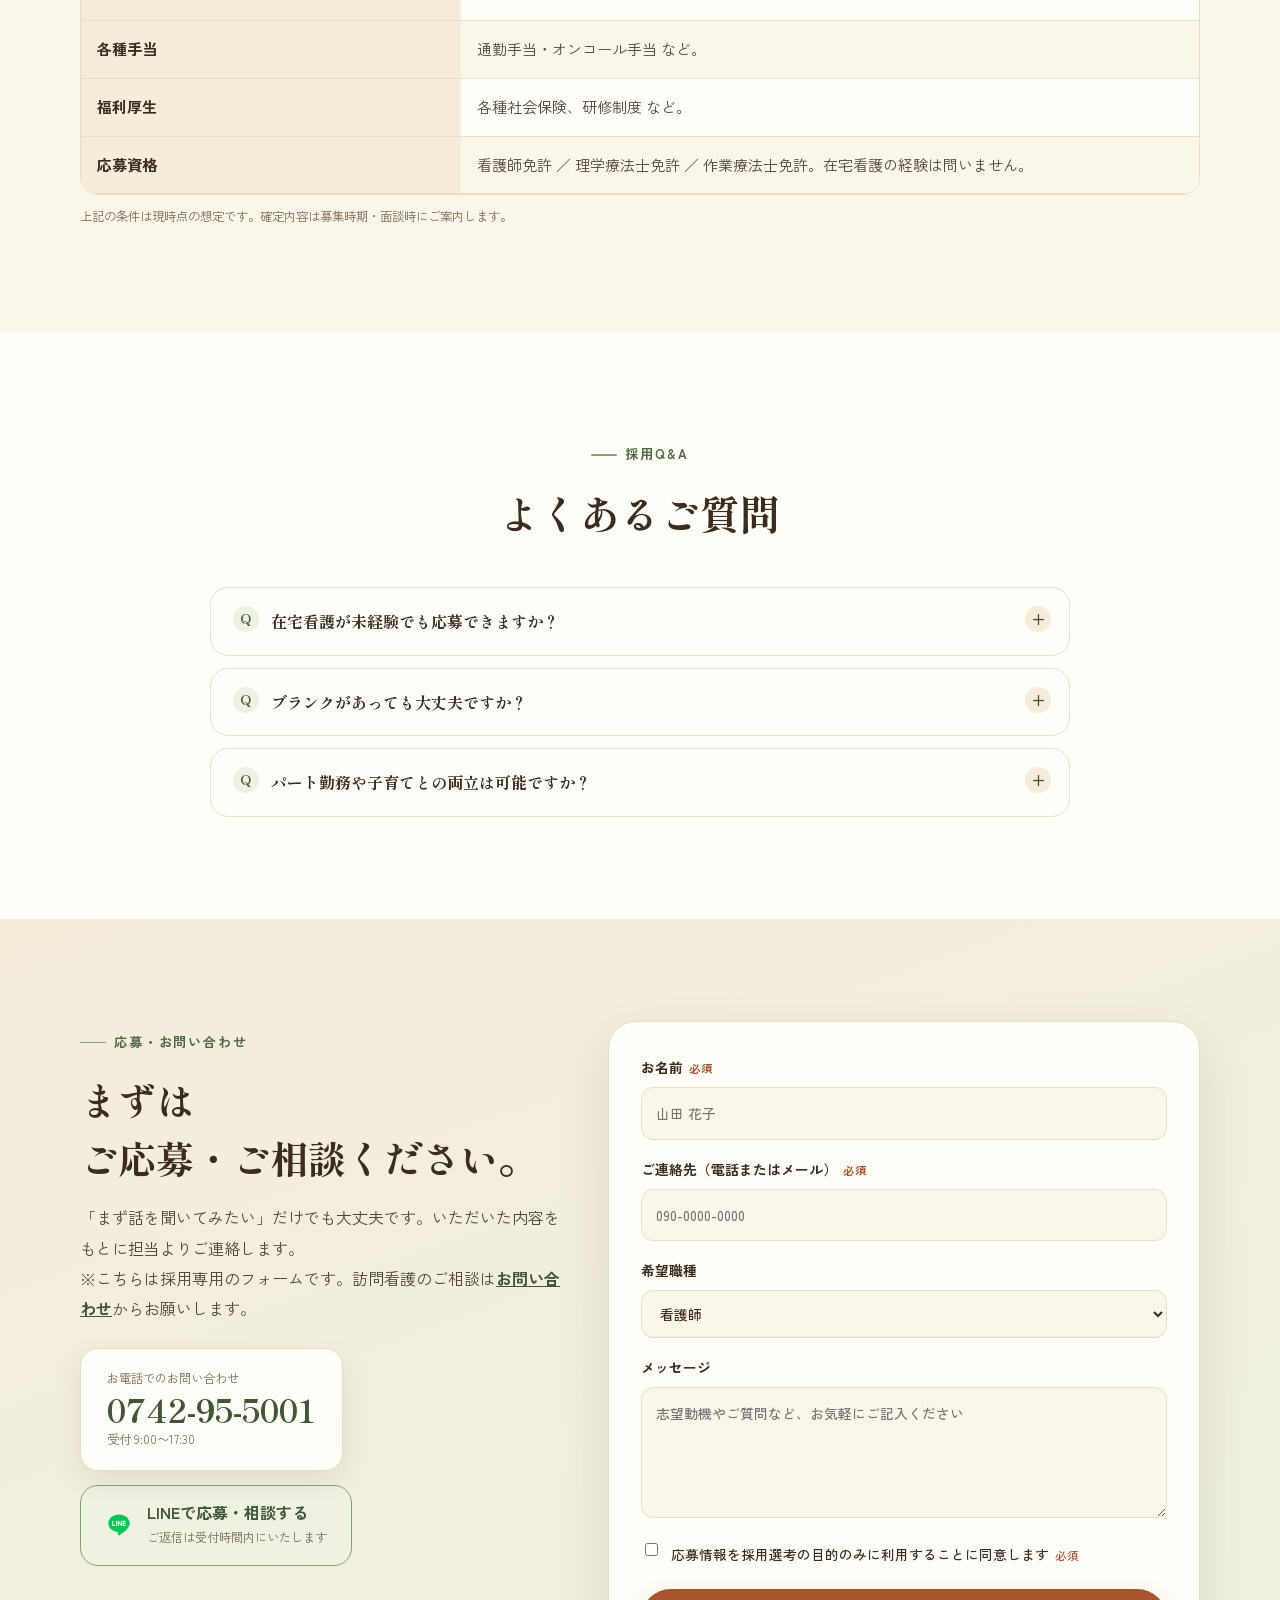
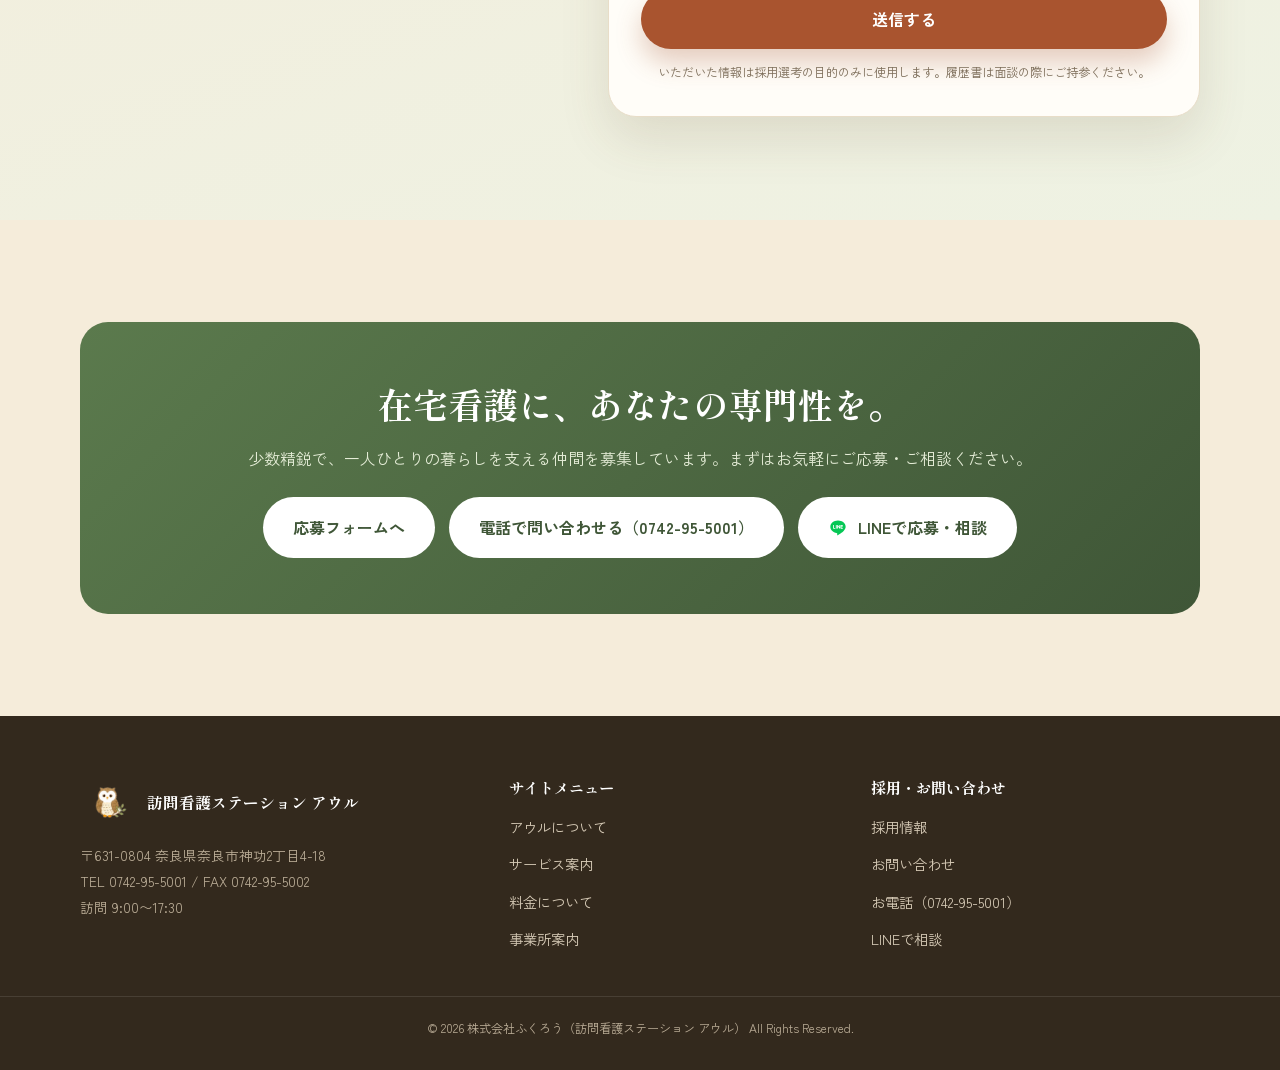
<file: recruit.html>
<!doctype html>
<html lang="ja">
  <head>
    <meta charset="utf-8" />
    <meta name="viewport" content="width=device-width, initial-scale=1" />
    <title>採用情報｜訪問看護ステーション アウル</title>
    <meta
      name="description"
      content="訪問看護ステーション アウルの採用情報。看護師・理学療法士（PT）・作業療法士（OT）を募集しています。少人数精鋭で専門性を磨ける在宅看護の職場です。奈良市・生駒市・木津川市・精華町・和束町。"
    />
    <meta name="theme-color" content="#4f6a44" />
    <link rel="icon" href="./assets/img/owl-face.png" type="image/png" />
    <link rel="apple-touch-icon" href="./assets/img/owl-face.png" />
    <meta property="og:type" content="website" />
    <meta property="og:site_name" content="訪問看護ステーション アウル" />
    <meta property="og:title" content="採用情報｜訪問看護ステーション アウル" />
    <meta property="og:description" content="訪問看護ステーション アウルの採用情報。看護師・理学療法士（PT）・作業療法士（OT）を募集しています。少人数精鋭で専門性を磨ける在宅看護の職場です。奈良市・生駒市・木津川市・精華町・和束町。" />
    <meta property="og:locale" content="ja_JP" />
    <meta name="twitter:card" content="summary" />
    <link rel="canonical" href="https://aurukango.jp/recruit.html" />
    <meta property="og:url" content="https://aurukango.jp/recruit.html" />
    <meta property="og:image" content="https://aurukango.jp/assets/img/og-image-recruit.jpg" />
    <meta property="og:image:width" content="1200" />
    <meta property="og:image:height" content="630" />
    <link rel="preconnect" href="https://fonts.googleapis.com" />
    <link rel="preconnect" href="https://fonts.gstatic.com" crossorigin />
    <link href="https://fonts.googleapis.com/css2?family=Shippori+Mincho:wght@500;600;700;800&family=Zen+Kaku+Gothic+New:wght@400;500;700&display=swap" rel="stylesheet" />
    <script>document.documentElement.classList.add("has-js");</script>
    <link rel="stylesheet" href="./assets/css/site.css" />
    <script type="application/ld+json">
      {
        "@context": "https://schema.org",
        "@graph": [
          {
            "@type": "MedicalBusiness",
            "@id": "https://aurukango.jp/#organization",
            "name": "訪問看護ステーション アウル"
          },
          {
            "@type": "WebPage",
            "@id": "https://aurukango.jp/recruit.html#webpage",
            "url": "https://aurukango.jp/recruit.html",
            "name": "採用情報",
            "inLanguage": "ja",
            "isPartOf": {
              "@id": "https://aurukango.jp/#website"
            },
            "about": {
              "@id": "https://aurukango.jp/#organization"
            },
            "primaryImageOfPage": "https://aurukango.jp/assets/img/og-image-recruit.jpg"
          },
          {
            "@type": "BreadcrumbList",
            "itemListElement": [
              {
                "@type": "ListItem",
                "position": 1,
                "name": "ホーム",
                "item": "https://aurukango.jp/home.html"
              },
              {
                "@type": "ListItem",
                "position": 2,
                "name": "採用情報"
              }
            ]
          }
        ]
      }
    </script>
  </head>
  <body>
    <a class="skip-link" href="#main">本文へスキップ</a>

      <!-- ============ header ============ -->
    <header class="header">
      <a class="brand" href="./home.html" aria-label="訪問看護ステーション アウル トップへ">
        <img class="brand__logo" src="./assets/img/logo-header.png" alt="訪問看護ステーション アウル" />
      </a>
      <nav class="nav" id="global-nav" aria-label="グローバルナビ">
        <a href="./about.html">アウルについて</a>
        <a href="./service.html">サービス</a>
        <a href="./price.html">料金について</a>
        <a class="nav__recruit" href="./recruit.html" aria-current="page">採用</a>
        <a href="./office.html">事業所案内</a>
      </nav>
      <a class="header-call" href="tel:0742955001"><span>お気軽にご相談ください</span><strong>0742-95-5001</strong></a>
      <button class="nav-toggle" type="button" aria-label="メニューを開く" aria-expanded="false" aria-controls="global-nav" data-nav-toggle><span></span><span></span><span></span></button>
    </header>

    <main id="main">
      <!-- ============ page hero: recruit ============ -->
      <section class="subhero subhero--recruit">
        <div class="inner subhero__grid">
          <div class="subhero__copy hero-enter">
            <span class="subhero__label"><b>04</b> RECRUIT</span>
            <h1>暮らしに向き合う、<br /><span>在宅の看護へ。</span></h1>
            <p>専門性を大切にしながら在宅の暮らしを支える、看護師・理学療法士（PT）・作業療法士（OT）の採用情報です。</p>
            <div class="subhero__tags"><span>看護師</span><span>理学療法士（PT）</span><span>作業療法士（OT）</span></div>
            <a class="subhero__jump" href="#entry">応募・相談フォームへ<span aria-hidden="true">↓</span></a>
          </div>
          <div class="subhero__visual hero-enter hero-enter--delay">
            <figure class="recruit-hero-photo">
              <img src="./assets/img/recruit-prep.png" alt="訪問バッグに血圧計や記録ファイルを詰める朝の準備の手元" />
              <figcaption><small>MORNING PREPARATION</small>訪問前の、静かな準備。</figcaption>
            </figure>
          </div>
        </div>
      </section>

      <!-- ============ breadcrumb ============ -->
      <nav class="breadcrumb" aria-label="パンくずリスト">
        <a href="./home.html">ホーム</a> ／ 採用情報
      </nav>

      <!-- ============ 募集メッセージ ============ -->
      <section class="section bg-white">
          <div class="inner split split--lead">
          <div class="reveal reveal--left">
            <div class="recruit-message-card">
              <span>OUR WORK</span>
              <p>生活を見る</p>
              <p>専門を深める</p>
              <p>連携して支える</p>
              <img src="./assets/img/owl-clean.png" alt="" />
            </div>
          </div>
          <div class="reveal">
            <span class="eyebrow">代表からのメッセージ</span>
            <h2 class="h-lead">
              「その人らしい暮らし」を、<br />一緒に支えてくれる方へ。
            </h2>
            <p>訪問看護は生活の場に踏み込む看護です。教科書どおりにいかない分、ご本人・ご家族の「よかった」に直接触れられます。アウルは少数精鋭で専門性を大切にするステーション。ブランクのある方、在宅がはじめての方も、まずは一度お話しできれば嬉しいです。</p>
            <p class="u-mt-18">株式会社ふくろう 代表　<span class="sig">矢作 貴子</span></p>
          </div>
        </div>
      </section>

      <!-- ============ 募集職種 ============ -->
      <section class="section bg-cream">
        <div class="inner">
          <div class="section-head center reveal">
            <span class="eyebrow">募集職種</span>
            <h2><span class="u-phrase">看護師・</span><span class="u-phrase">理学療法士（PT）・</span><span class="u-phrase">作業療法士（OT）を</span><span class="u-phrase">募集しています</span></h2>
            <p>リハビリは訪問看護の一環として、看護と連携しながら提供します。</p>
          </div>
          <div class="grid grid-2">
            <article class="card reveal">
              <span class="badge u-mb-12"><b>看護師</b></span>
              <h3>訪問看護師</h3>
              <p>健康観察・医療処置・服薬管理・ターミナルケア・ご家族支援などを担当。主治医やケアマネと連携し、その方に合った看護を組み立てます。専門領域を深めたい方も歓迎します。</p>
            </article>
            <article class="card reveal">
              <span class="badge u-mb-12"><b>PT / OT</b></span>
              <h3>理学療法士（PT）・作業療法士（OT）</h3>
              <p>訪問看護の一環として、筋力・関節可動域の維持向上、歩行・日常動作の訓練、食事・入浴など生活動作の練習、福祉用具のご提案などを担当。看護師と情報を共有し、暮らしに沿ったリハビリを提供します。</p>
            </article>
          </div>
        </div>
      </section>

      <!-- ============ 働く環境・魅力 ============ -->
      <section class="section bg-white">
        <div class="inner">
          <div class="section-head center reveal">
            <span class="eyebrow">働く環境・魅力</span>
            <h2><span class="u-phrase">少人数だからこそ、</span><span class="u-phrase">看護と向き合える。</span></h2>
          </div>
          <div class="grid grid-3">
            <div class="card reveal">
              <h3>少人数精鋭</h3>
              <p>顔と担当が見える距離感。相談しやすく、一件一件をていねいに看られます。</p>
            </div>
            <div class="card reveal">
              <h3>専門性が高い</h3>
              <p>皮膚・排泄ケア、医療処置、心のケア。専門を持ち寄り、難しいケースにも根拠を持って向き合えます。</p>
            </div>
            <div class="card reveal">
              <h3>学べる環境</h3>
              <p>先輩と同行しながら在宅看護を身につけられます。得意分野を持つメンバーから学び合えます。</p>
            </div>
          </div>
        </div>
      </section>

      <!-- ============ 募集要項 ============ -->
      <section class="section bg-cream">
        <div class="inner">
          <div class="section-head center reveal">
            <span class="eyebrow">募集要項</span>
            <h2>募集要項</h2>
            <p>下記は現時点の想定です。確定内容は面談時にご案内します。</p>
          </div>
          <div class="table-wrap reveal">
            <table class="data">
              <tbody>
                <tr>
                  <th scope="row">募集職種</th>
                  <td>看護師 ／ 理学療法士（PT） ／ 作業療法士（OT）</td>
                </tr>
                <tr>
                  <th scope="row">雇用形態</th>
                  <td>正社員 ／ パート（応相談）</td>
                </tr>
                <tr>
                  <th scope="row">勤務時間</th>
                  <td>訪問対応時間 9:00〜17:30 を基本。シフトは応相談。</td>
                </tr>
                <tr>
                  <th scope="row">休日・休暇</th>
                  <td>週休制、夏季休業（8/13〜8/15）、年末年始休業（12/30〜1/3）。有給等は別途ご説明します。</td>
                </tr>
                <tr>
                  <th scope="row">給与</th>
                  <td>経験・資格を考慮して決定。詳細は面談時にご提示します。</td>
                </tr>
                <tr>
                  <th scope="row">各種手当</th>
                  <td>通勤手当・オンコール手当 など。</td>
                </tr>
                <tr>
                  <th scope="row">福利厚生</th>
                  <td>各種社会保険、研修制度 など。</td>
                </tr>
                <tr>
                  <th scope="row">応募資格</th>
                  <td>看護師免許 ／ 理学療法士免許 ／ 作業療法士免許。在宅看護の経験は問いません。</td>
                </tr>
              </tbody>
            </table>
          </div>
          <p class="table-note">上記の条件は現時点の想定です。確定内容は募集時期・面談時にご案内します。</p>
        </div>
      </section>

      <!-- ============ 採用Q&A ============ -->
      <section class="section bg-white">
        <div class="inner inner--narrow">
          <div class="section-head center reveal">
            <span class="eyebrow">採用Q&amp;A</span>
            <h2>よくあるご質問</h2>
          </div>
          <div class="faq reveal">
            <details>
              <summary>在宅看護が未経験でも応募できますか？</summary>
              <div class="faq__a">病棟からの転職や在宅がはじめての方も歓迎します。先輩と同行しながら慣れていただけます。</div>
            </details>
            <details>
              <summary>ブランクがあっても大丈夫ですか？</summary>
              <div class="faq__a">出産・育児などでブランクのある方もご相談ください。無理のない範囲から始められます。</div>
            </details>
            <details>
              <summary>パート勤務や子育てとの両立は可能ですか？</summary>
              <div class="faq__a">パート勤務も相談可能です。勤務時間・シフトはできるだけご事情にあわせて調整します。</div>
            </details>
          </div>
        </div>
      </section>

      <!-- ============ 応募フォーム ============ -->
      <section class="section contact" id="entry">
        <div class="inner split split--form">
          <div class="reveal">
            <span class="eyebrow">応募・お問い合わせ</span>
            <h2 class="h-lead--lg">まずは<br />ご応募・ご相談ください。</h2>
            <p class="u-mb-24">
              「まず話を聞いてみたい」だけでも大丈夫です。いただいた内容をもとに担当よりご連絡します。<br />
              ※こちらは採用専用のフォームです。訪問看護のご相談は<a class="link-inline" href="./home.html#contact">お問い合わせ</a>からお願いします。
            </p>
            <a class="contact__phone" href="tel:0742955001"><span>お電話でのお問い合わせ</span><b>0742-95-5001</b><em>受付 9:00〜17:30</em></a>
            <a class="contact__line" href="https://lin.ee/WpE8VvY" target="_blank" rel="noopener noreferrer">
              <svg viewBox="0 0 24 24" aria-hidden="true" focusable="false"><path fill="#06C755" d="M12 3C6.9 3 2.8 6.4 2.8 10.6c0 3.7 3.2 6.8 7.5 7.4.3.1.7.2.8.5.1.3.1.6 0 .9l-.1.8c0 .2-.2.9.8.5s5.3-3.1 7.2-5.3c1.3-1.4 2.2-3 2.2-4.8C21.2 6.4 17.1 3 12 3Zm-3.6 9.8H6.6c-.3 0-.5-.2-.5-.5V8.9c0-.3.2-.5.5-.5s.5.2.5.5v3h1.3c.3 0 .5.2.5.5s-.2.4-.5.4Zm2-.5c0 .3-.2.5-.5.5s-.5-.2-.5-.5V8.9c0-.3.2-.5.5-.5s.5.2.5.5v3.4Zm4.2 0c0 .2-.1.4-.3.5h-.2c-.2 0-.3-.1-.4-.2l-1.7-2.3v2c0 .3-.2.5-.5.5s-.5-.2-.5-.5V8.9c0-.2.1-.4.3-.5h.2c.1 0 .3.1.4.2l1.7 2.3v-2c0-.3.2-.5.5-.5s.5.2.5.5v3.4Zm2.8-2.2c.3 0 .5.2.5.5s-.2.5-.5.5h-1.3v.8h1.3c.3 0 .5.2.5.5s-.2.4-.5.4h-1.8c-.3 0-.5-.2-.5-.5V8.9c0-.3.2-.5.5-.5h1.8c.3 0 .5.2.5.5s-.2.5-.5.5h-1.3v.8h1.3Z"/></svg>
              <span class="contact__line-body"><b>LINEで応募・相談する</b><em>ご返信は受付時間内にいたします</em></span>
            </a>
          </div>
          <form class="form reveal" name="saiyo" method="POST" action="https://formspree.io/f/mzepypje">
            <input type="hidden" name="_subject" value="【アウルHP】採用応募（採用フォーム）" />
            <p class="form__honeypot"><label>この欄は入力しないでください<input name="_gotcha" tabindex="-1" autocomplete="off" /></label></p>
            <label>お名前<span class="req">必須</span><input type="text" name="name" placeholder="山田 花子" autocomplete="name" required /></label>
            <label>ご連絡先（電話またはメール）<span class="req">必須</span><input type="text" name="contact" placeholder="090-0000-0000" required /></label>
            <label>希望職種<select name="job"><option>看護師</option><option>理学療法士（PT）</option><option>作業療法士（OT）</option><option>相談して決めたい</option></select></label>
            <label>メッセージ<textarea name="message" rows="4" placeholder="志望動機やご質問など、お気軽にご記入ください"></textarea></label>
            <label class="form__consent"><input type="checkbox" name="consent" required /><span>応募情報を採用選考の目的のみに利用することに同意します<span class="req">必須</span></span></label>
            <button class="btn btn--primary" type="submit">送信する</button>
            <p class="form__note">いただいた情報は採用選考の目的のみに使用します。履歴書は面談の際にご持参ください。</p>
          </form>
        </div>
      </section>

      <!-- ============ CTA band (応募誘導) ============ -->
      <section class="section bg-cream2">
        <div class="inner">
          <div class="cta-band reveal">
            <h2><span class="u-phrase">在宅看護に、</span><span class="u-phrase">あなたの専門性を。</span></h2>
            <p>少数精鋭で、一人ひとりの暮らしを支える仲間を募集しています。まずはお気軽にご応募・ご相談ください。</p>
            <div class="btn-row">
              <a class="btn btn--on-dark" href="#entry">応募フォームへ</a>
              <a class="btn btn--on-dark" href="tel:0742955001">電話で問い合わせる（0742-95-5001）</a>
              <a class="btn btn--on-dark" href="https://lin.ee/WpE8VvY" target="_blank" rel="noopener noreferrer"><svg class="btn__line-mark" viewBox="0 0 24 24" aria-hidden="true" focusable="false"><path fill="#06C755" d="M12 3C6.9 3 2.8 6.4 2.8 10.6c0 3.7 3.2 6.8 7.5 7.4.3.1.7.2.8.5.1.3.1.6 0 .9l-.1.8c0 .2-.2.9.8.5s5.3-3.1 7.2-5.3c1.3-1.4 2.2-3 2.2-4.8C21.2 6.4 17.1 3 12 3Zm-3.6 9.8H6.6c-.3 0-.5-.2-.5-.5V8.9c0-.3.2-.5.5-.5s.5.2.5.5v3h1.3c.3 0 .5.2.5.5s-.2.4-.5.4Zm2-.5c0 .3-.2.5-.5.5s-.5-.2-.5-.5V8.9c0-.3.2-.5.5-.5s.5.2.5.5v3.4Zm4.2 0c0 .2-.1.4-.3.5h-.2c-.2 0-.3-.1-.4-.2l-1.7-2.3v2c0 .3-.2.5-.5.5s-.5-.2-.5-.5V8.9c0-.2.1-.4.3-.5h.2c.1 0 .3.1.4.2l1.7 2.3v-2c0-.3.2-.5.5-.5s.5.2.5.5v3.4Zm2.8-2.2c.3 0 .5.2.5.5s-.2.5-.5.5h-1.3v.8h1.3c.3 0 .5.2.5.5s-.2.4-.5.4h-1.8c-.3 0-.5-.2-.5-.5V8.9c0-.3.2-.5.5-.5h1.8c.3 0 .5.2.5.5s-.2.5-.5.5h-1.3v.8h1.3Z"/></svg>LINEで応募・相談</a>
            </div>
          </div>
        </div>
      </section>
    </main>

    <!-- ============ footer ============ -->
    <footer class="footer">
      <div class="inner footer__inner">
        <div>
          <div class="footer__brand"><img class="footer__owl" src="./assets/img/owl-clean.png" alt="" /><span class="footer__brandname">訪問看護ステーション アウル</span></div>
          <p class="footer__info">〒631-0804 奈良県奈良市神功2丁目4-18<br />TEL 0742-95-5001 / FAX 0742-95-5002<br />訪問 9:00〜17:30</p>
        </div>
        <div>
          <h4>サイトメニュー</h4>
          <nav class="footer__nav"><a href="./about.html">アウルについて</a><a href="./service.html">サービス案内</a><a href="./price.html">料金について</a><a href="./office.html">事業所案内</a></nav>
        </div>
        <div>
          <h4>採用・お問い合わせ</h4>
          <nav class="footer__nav"><a href="./recruit.html">採用情報</a><a href="./home.html#contact">お問い合わせ</a><a href="tel:0742955001">お電話（0742-95-5001）</a><a href="https://lin.ee/WpE8VvY" target="_blank" rel="noopener noreferrer">LINEで相談</a></nav>
        </div>
      </div>
      <p class="footer__copy">© 2026 株式会社ふくろう（訪問看護ステーション アウル） All Rights Reserved.</p>
    </footer>

    <div class="m-cta"><a class="tel" href="tel:0742955001">電話する</a><a class="form" href="#entry">応募フォームへ</a></div>

    <script src="./assets/js/site.js"></script>
  </body>
</html>
</file>
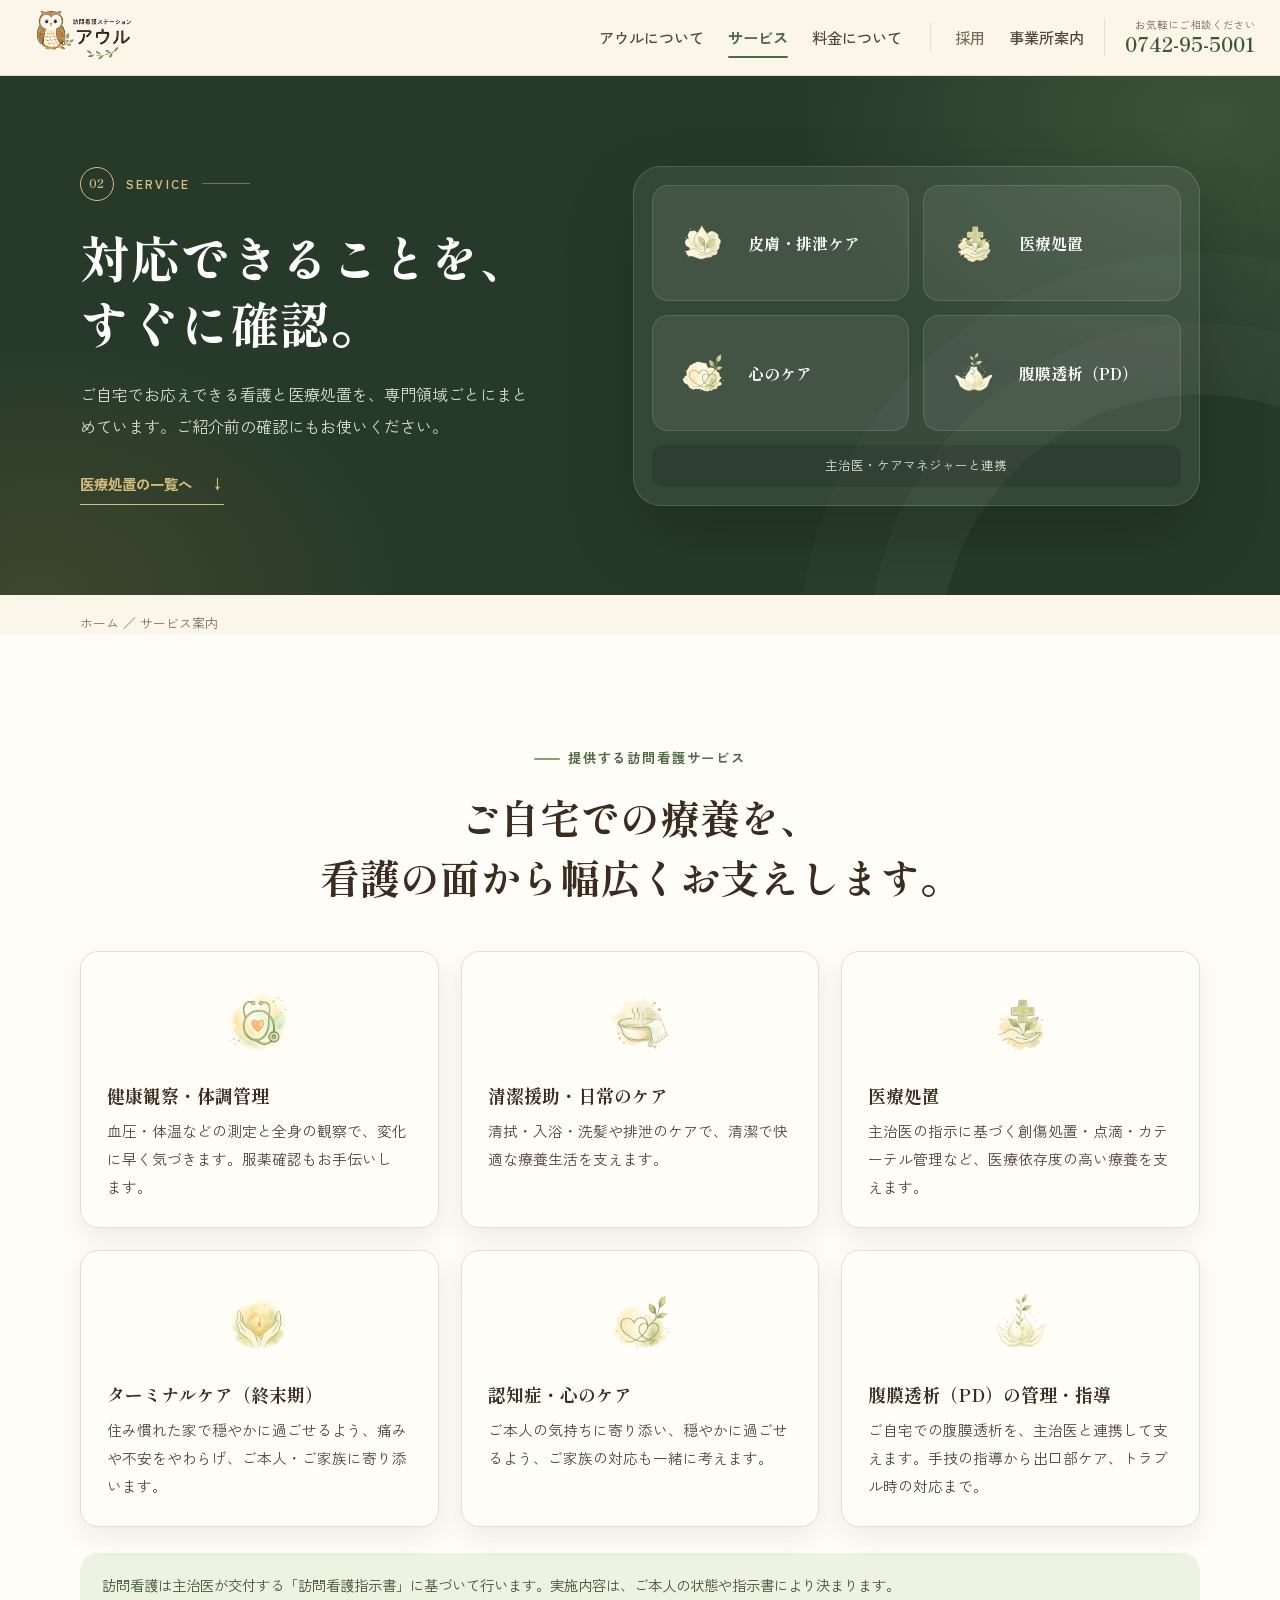
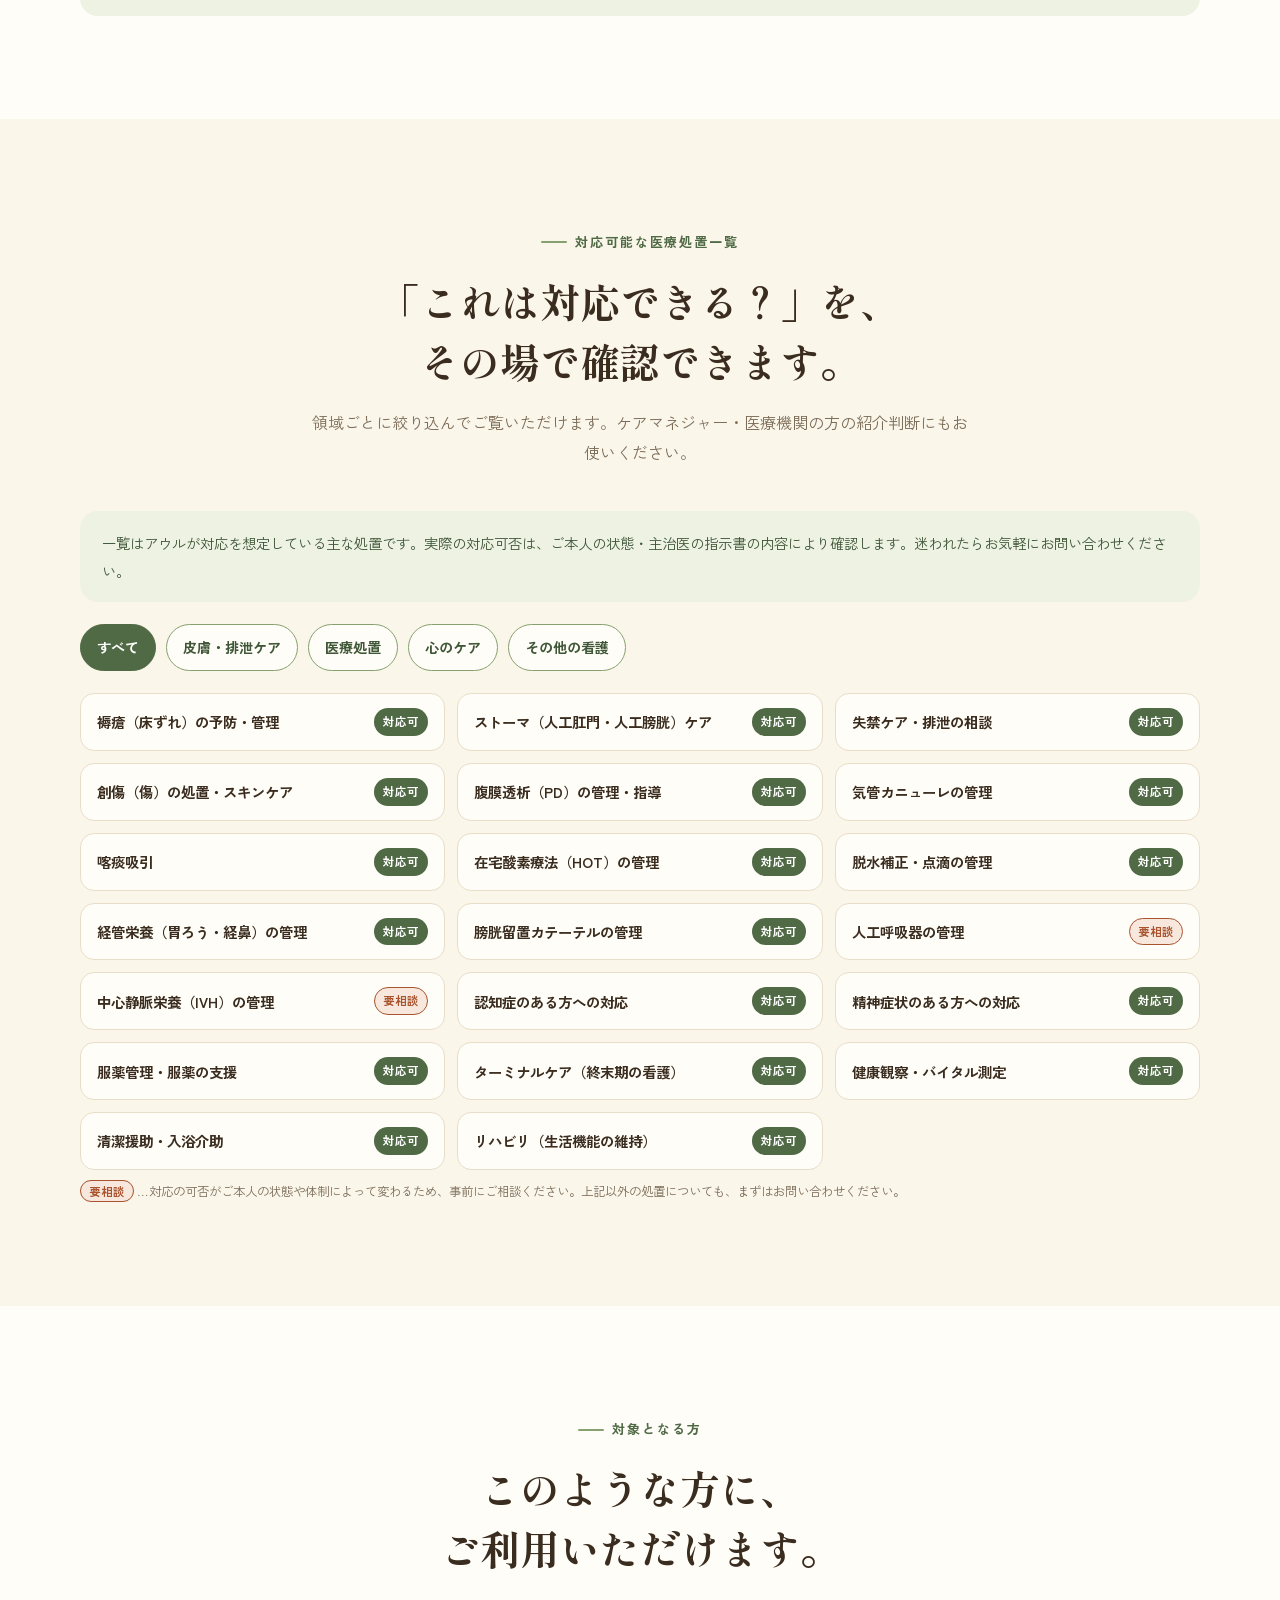
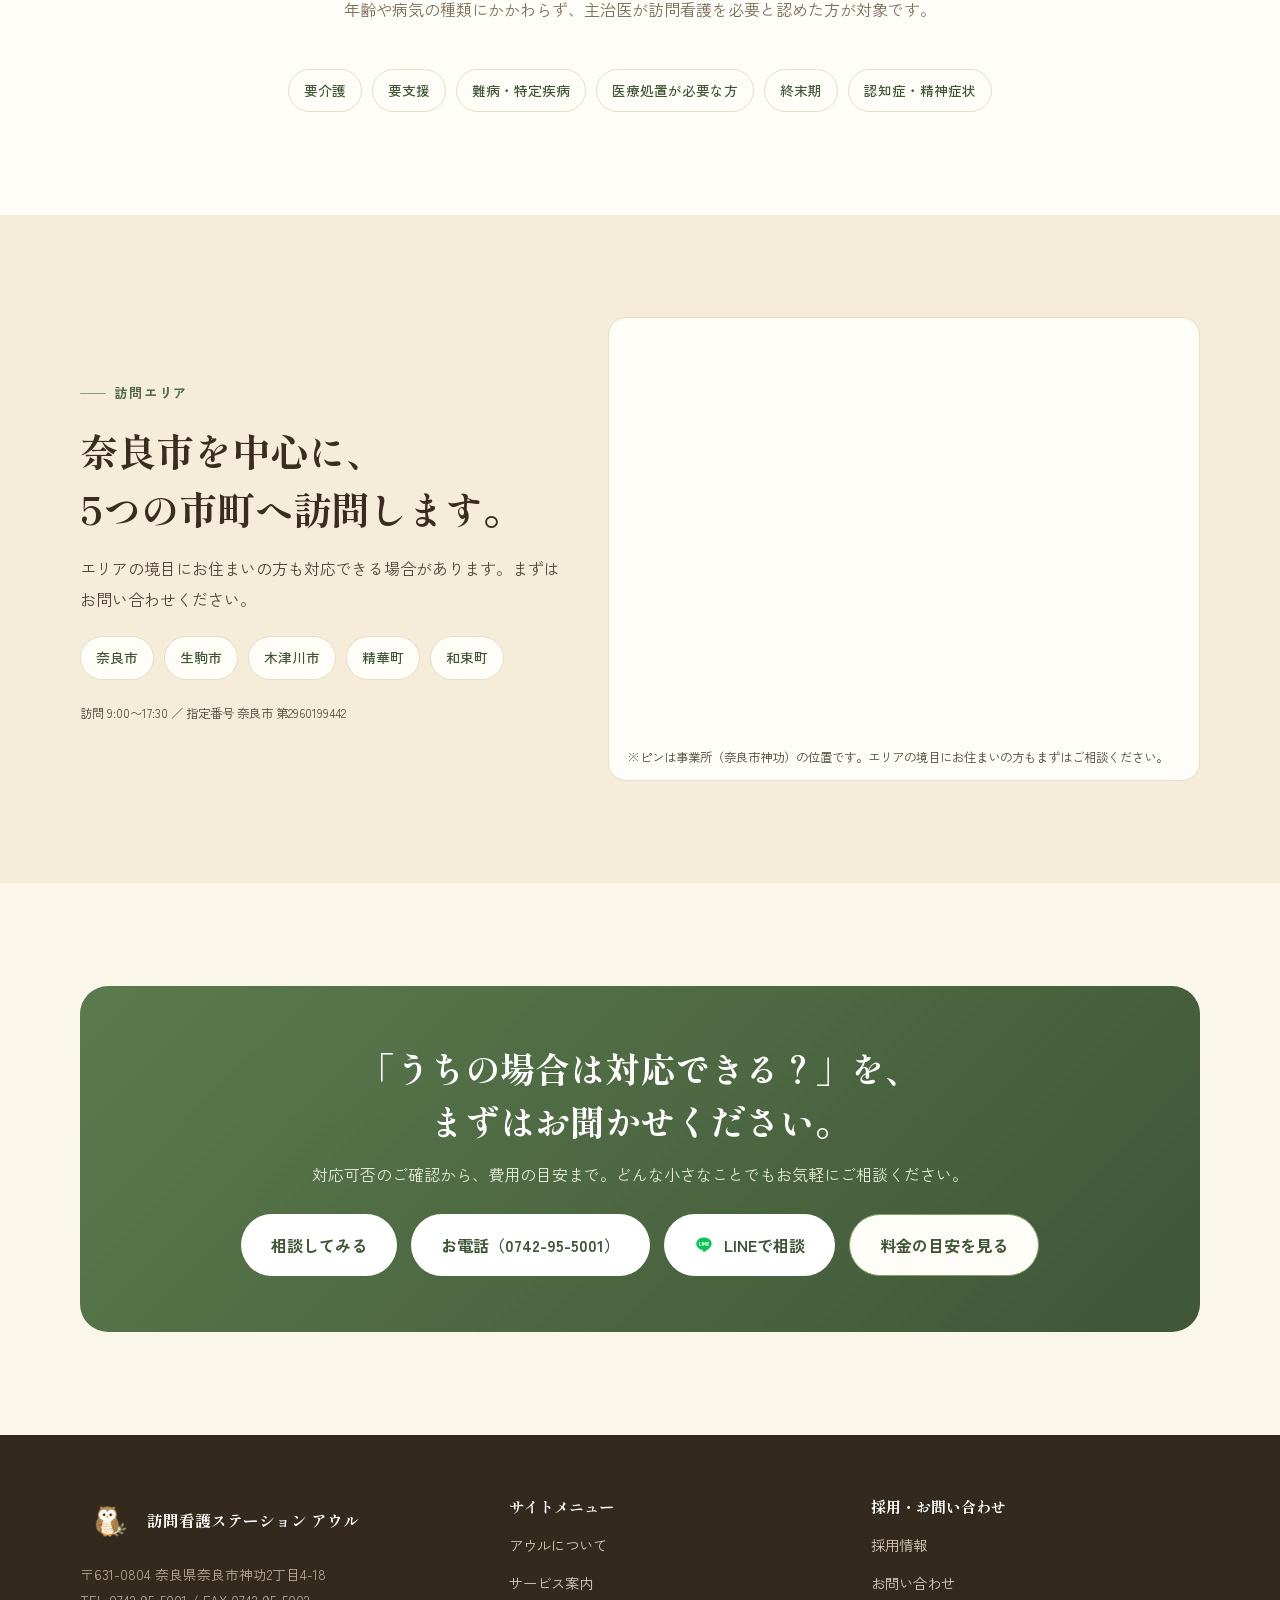
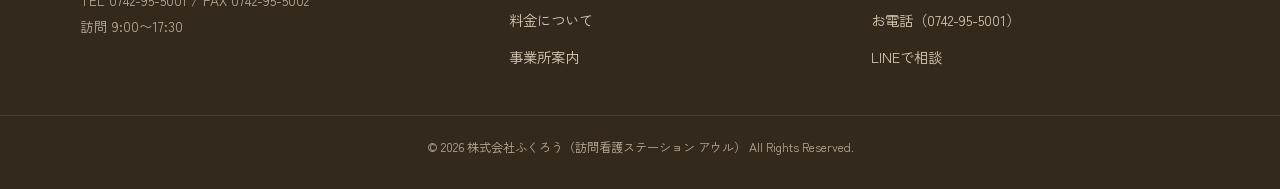
<file: service.html>
<!doctype html>
<html lang="ja">
  <head>
    <meta charset="utf-8" />
    <meta name="viewport" content="width=device-width, initial-scale=1" />
    <title>サービス案内｜訪問看護ステーション アウル</title>
    <meta
      name="description"
      content="訪問看護ステーション アウルで対応できる看護・医療処置の一覧。健康観察から皮膚・排泄ケア、腹膜透析（PD）の管理・指導、医療処置、心のケアまで。対象となる方や訪問エリア（奈良市・生駒市・木津川市・精華町・和束町）もご確認いただけます。"
    />
    <meta name="theme-color" content="#4f6a44" />
    <link rel="icon" href="./assets/img/owl-face.png" type="image/png" />
    <link rel="apple-touch-icon" href="./assets/img/owl-face.png" />
    <meta property="og:type" content="website" />
    <meta property="og:site_name" content="訪問看護ステーション アウル" />
    <meta property="og:title" content="サービス案内｜訪問看護ステーション アウル" />
    <meta property="og:description" content="訪問看護ステーション アウルで対応できる看護・医療処置の一覧。健康観察から皮膚・排泄ケア、腹膜透析（PD）の管理・指導、医療処置、心のケアまで。対象となる方や訪問エリア（奈良市・生駒市・木津川市・精華町・和束町）もご確認いただけます。" />
    <meta property="og:locale" content="ja_JP" />
    <meta name="twitter:card" content="summary" />
    <link rel="canonical" href="https://aurukango.jp/service.html" />
    <meta property="og:url" content="https://aurukango.jp/service.html" />
    <meta property="og:image" content="https://aurukango.jp/assets/img/og-image.jpg" />
    <meta property="og:image:width" content="1200" />
    <meta property="og:image:height" content="630" />
    <link rel="preconnect" href="https://fonts.googleapis.com" />
    <link rel="preconnect" href="https://fonts.gstatic.com" crossorigin />
    <link href="https://fonts.googleapis.com/css2?family=Shippori+Mincho:wght@500;600;700;800&family=Zen+Kaku+Gothic+New:wght@400;500;700&display=swap" rel="stylesheet" />
    <script>document.documentElement.classList.add("has-js");</script>
    <link rel="stylesheet" href="./assets/css/site.css" />
    <script type="application/ld+json">
      {
        "@context": "https://schema.org",
        "@graph": [
          {
            "@type": "MedicalBusiness",
            "@id": "https://aurukango.jp/#organization",
            "name": "訪問看護ステーション アウル",
            "availableService": [
              {
                "@type": "MedicalProcedure",
                "name": "健康観察・体調管理"
              },
              {
                "@type": "MedicalProcedure",
                "name": "清潔援助・日常のケア"
              },
              {
                "@type": "MedicalProcedure",
                "name": "医療処置"
              },
              {
                "@type": "MedicalProcedure",
                "name": "ターミナルケア（終末期）"
              },
              {
                "@type": "MedicalProcedure",
                "name": "認知症・心のケア"
              },
              {
                "@type": "MedicalProcedure",
                "name": "腹膜透析（PD）の管理・指導"
              }
            ]
          },
          {
            "@type": "WebPage",
            "@id": "https://aurukango.jp/service.html#webpage",
            "url": "https://aurukango.jp/service.html",
            "name": "サービス案内",
            "inLanguage": "ja",
            "isPartOf": {
              "@id": "https://aurukango.jp/#website"
            },
            "about": {
              "@id": "https://aurukango.jp/#organization"
            },
            "primaryImageOfPage": "https://aurukango.jp/assets/img/og-image.jpg"
          },
          {
            "@type": "BreadcrumbList",
            "itemListElement": [
              {
                "@type": "ListItem",
                "position": 1,
                "name": "ホーム",
                "item": "https://aurukango.jp/home.html"
              },
              {
                "@type": "ListItem",
                "position": 2,
                "name": "サービス案内"
              }
            ]
          }
        ]
      }
    </script>
  </head>
  <body>
    <a class="skip-link" href="#main">本文へスキップ</a>

      <!-- ============ header ============ -->
    <header class="header">
      <a class="brand" href="./home.html" aria-label="訪問看護ステーション アウル トップへ">
        <img class="brand__logo" src="./assets/img/logo-header.png" alt="訪問看護ステーション アウル" />
      </a>
      <nav class="nav" id="global-nav" aria-label="グローバルナビ">
        <a href="./about.html">アウルについて</a>
        <a href="./service.html" aria-current="page">サービス</a>
        <a href="./price.html">料金について</a>
        <a class="nav__recruit" href="./recruit.html">採用</a>
        <a href="./office.html">事業所案内</a>
      </nav>
      <a class="header-call" href="tel:0742955001"><span>お気軽にご相談ください</span><strong>0742-95-5001</strong></a>
      <button class="nav-toggle" type="button" aria-label="メニューを開く" aria-expanded="false" aria-controls="global-nav" data-nav-toggle><span></span><span></span><span></span></button>
    </header>

    <main id="main">
      <!-- ============ page hero: service ============ -->
      <section class="subhero subhero--service">
        <div class="inner subhero__grid">
          <div class="subhero__copy hero-enter">
            <span class="subhero__label"><b>02</b> SERVICE</span>
            <h1>対応できることを、<br /><span>すぐに確認。</span></h1>
            <p>ご自宅でお応えできる看護と医療処置を、専門領域ごとにまとめています。ご紹介前の確認にもお使いください。</p>
            <a class="subhero__jump" href="#procedures">医療処置の一覧へ<span aria-hidden="true">↓</span></a>
          </div>
          <div class="subhero__visual hero-enter hero-enter--delay" aria-hidden="true">
            <div class="service-scope">
              <div class="service-scope__item"><img src="./assets/img/icon-skin.png" alt="" /><span>皮膚・排泄ケア</span></div>
              <div class="service-scope__item"><img src="./assets/img/icon-medical.png" alt="" /><span>医療処置</span></div>
              <div class="service-scope__item"><img src="./assets/img/icon-heart.png" alt="" /><span>心のケア</span></div>
              <div class="service-scope__item"><img src="./assets/img/icon-pd.png" alt="" /><span>腹膜透析（PD）</span></div>
              <p class="service-scope__note">主治医・ケアマネジャーと連携</p>
            </div>
          </div>
        </div>
      </section>

      <!-- ============ breadcrumb ============ -->
      <nav class="breadcrumb" aria-label="パンくずリスト">
        <a href="./home.html">ホーム</a> ／ サービス案内
      </nav>

      <!-- ============ 提供する訪問看護サービス ============ -->
      <section class="section bg-white">
        <div class="inner">
          <div class="section-head center reveal">
            <span class="eyebrow">提供する訪問看護サービス</span>
            <h2>ご自宅での療養を、<br />看護の面から幅広くお支えします。</h2>
          </div>
          <div class="grid grid-3">
            <article class="card reveal">
              <img class="asset asset--icon" src="./assets/img/icon-check.png" alt="" />
              <h3>健康観察・体調管理</h3>
              <p>血圧・体温などの測定と全身の観察で、変化に早く気づきます。服薬確認もお手伝いします。</p>
            </article>
            <article class="card reveal">
              <img class="asset asset--icon" src="./assets/img/icon-bath.png" alt="" />
              <h3>清潔援助・日常のケア</h3>
              <p>清拭・入浴・洗髪や排泄のケアで、清潔で快適な療養生活を支えます。</p>
            </article>
            <article class="card reveal">
              <img class="asset asset--icon" src="./assets/img/icon-medical.png" alt="" />
              <h3>医療処置</h3>
              <p>主治医の指示に基づく創傷処置・点滴・カテーテル管理など、医療依存度の高い療養を支えます。</p>
            </article>
            <article class="card reveal">
              <img class="asset asset--icon" src="./assets/img/icon-terminal.png" alt="" />
              <h3>ターミナルケア（終末期）</h3>
              <p>住み慣れた家で穏やかに過ごせるよう、痛みや不安をやわらげ、ご本人・ご家族に寄り添います。</p>
            </article>
            <article class="card reveal">
              <img class="asset asset--icon" src="./assets/img/icon-heart.png" alt="" />
              <h3>認知症・心のケア</h3>
              <p>ご本人の気持ちに寄り添い、穏やかに過ごせるよう、ご家族の対応も一緒に考えます。</p>
            </article>
            <article class="card reveal">
              <img class="asset asset--icon" src="./assets/img/icon-pd.png" alt="" />
              <h3>腹膜透析（PD）の管理・指導</h3>
              <p>ご自宅での腹膜透析を、主治医と連携して支えます。手技の指導から出口部ケア、トラブル時の対応まで。</p>
            </article>
          </div>
          <div class="note-box reveal u-mt-26">
            訪問看護は主治医が交付する「訪問看護指示書」に基づいて行います。実施内容は、ご本人の状態や指示書により決まります。
          </div>
        </div>
      </section>

      <!-- ============ 対応可能な医療処置一覧 ★ ============ -->
      <section class="section bg-cream" id="procedures">
        <div class="inner">
          <div class="section-head center reveal">
            <span class="eyebrow">対応可能な医療処置一覧</span>
            <h2>「これは対応できる？」を、<br />その場で確認できます。</h2>
            <p>領域ごとに絞り込んでご覧いただけます。ケアマネジャー・医療機関の方の紹介判断にもお使いください。</p>
          </div>

          <div class="note-box reveal u-mb-22">
            一覧はアウルが対応を想定している主な処置です。実際の対応可否は、ご本人の状態・主治医の指示書の内容により確認します。迷われたらお気軽にお問い合わせください。
          </div>

          <div class="filter-chips reveal" role="group" aria-label="医療処置の絞り込み">
            <button type="button" data-filter="all" aria-pressed="true">すべて</button>
            <button type="button" data-filter="skin" aria-pressed="false">皮膚・排泄ケア</button>
            <button type="button" data-filter="medical" aria-pressed="false">医療処置</button>
            <button type="button" data-filter="mental" aria-pressed="false">心のケア</button>
            <button type="button" data-filter="other" aria-pressed="false">その他の看護</button>
          </div>
          <p class="vh" aria-live="polite" data-filter-count></p>

          <div class="proc-grid reveal">
            <!-- 皮膚・排泄ケア -->
            <div class="proc" data-proc="skin"><span>褥瘡（床ずれ）の予防・管理</span><span class="ok">対応可</span></div>
            <div class="proc" data-proc="skin"><span>ストーマ（人工肛門・人工膀胱）ケア</span><span class="ok">対応可</span></div>
            <div class="proc" data-proc="skin"><span>失禁ケア・排泄の相談</span><span class="ok">対応可</span></div>
            <div class="proc" data-proc="skin"><span>創傷（傷）の処置・スキンケア</span><span class="ok">対応可</span></div>
            <!-- 医療処置 -->
            <div class="proc" data-proc="medical"><span>腹膜透析（PD）の管理・指導</span><span class="ok">対応可</span></div>
            <div class="proc" data-proc="medical"><span>気管カニューレの管理</span><span class="ok">対応可</span></div>
            <div class="proc" data-proc="medical"><span>喀痰吸引</span><span class="ok">対応可</span></div>
            <div class="proc" data-proc="medical"><span>在宅酸素療法（HOT）の管理</span><span class="ok">対応可</span></div>
            <div class="proc" data-proc="medical"><span>脱水補正・点滴の管理</span><span class="ok">対応可</span></div>
            <div class="proc" data-proc="medical"><span>経管栄養（胃ろう・経鼻）の管理</span><span class="ok">対応可</span></div>
            <div class="proc" data-proc="medical"><span>膀胱留置カテーテルの管理</span><span class="ok">対応可</span></div>
            <div class="proc" data-proc="medical"><span>人工呼吸器の管理</span><span class="ask">要相談</span></div>
            <div class="proc" data-proc="medical"><span>中心静脈栄養（IVH）の管理</span><span class="ask">要相談</span></div>
            <!-- 心のケア -->
            <div class="proc" data-proc="mental"><span>認知症のある方への対応</span><span class="ok">対応可</span></div>
            <div class="proc" data-proc="mental"><span>精神症状のある方への対応</span><span class="ok">対応可</span></div>
            <div class="proc" data-proc="mental"><span>服薬管理・服薬の支援</span><span class="ok">対応可</span></div>
            <!-- その他の看護 -->
            <div class="proc" data-proc="other"><span>ターミナルケア（終末期の看護）</span><span class="ok">対応可</span></div>
            <div class="proc" data-proc="other"><span>健康観察・バイタル測定</span><span class="ok">対応可</span></div>
            <div class="proc" data-proc="other"><span>清潔援助・入浴介助</span><span class="ok">対応可</span></div>
            <div class="proc" data-proc="other"><span>リハビリ（生活機能の維持）</span><span class="ok">対応可</span></div>
          </div>

          <p class="table-note reveal u-mt-16"><span class="ask">要相談</span> …対応の可否がご本人の状態や体制によって変わるため、事前にご相談ください。上記以外の処置についても、まずはお問い合わせください。</p>
        </div>
      </section>

      <!-- ============ 対象となる方 ============ -->
      <section class="section bg-white">
        <div class="inner">
          <div class="section-head center reveal">
            <span class="eyebrow">対象となる方</span>
            <h2>このような方に、<br />ご利用いただけます。</h2>
            <p>年齢や病気の種類にかかわらず、主治医が訪問看護を必要と認めた方が対象です。</p>
          </div>
          <div class="badges reveal u-justify-center u-mt-8">
            <span class="badge">要介護</span>
            <span class="badge">要支援</span>
            <span class="badge">難病・特定疾病</span>
            <span class="badge">医療処置が必要な方</span>
            <span class="badge">終末期</span>
            <span class="badge">認知症・精神症状</span>
          </div>
        </div>
      </section>

      <!-- ============ 訪問エリア ============ -->
      <section class="section bg-cream2">
        <div class="inner split split--tail">
          <div class="reveal">
            <span class="eyebrow">訪問エリア</span>
            <h2 class="h-lead--lg">奈良市を中心に、<br />5つの市町へ訪問します。</h2>
            <p class="u-mb-22">エリアの境目にお住まいの方も対応できる場合があります。まずはお問い合わせください。</p>
            <div class="badges u-mb-22">
              <span class="badge">奈良市</span>
              <span class="badge">生駒市</span>
              <span class="badge">木津川市</span>
              <span class="badge">精華町</span>
              <span class="badge">和束町</span>
            </div>
            <p class="table-note">訪問 9:00〜17:30 ／ 指定番号 奈良市 第2960199442</p>
          </div>
          <div class="reveal">
            <figure class="area-map">
              <iframe
                class="gmap gmap--area"
                src="https://maps.google.com/maps?q=34.721706,135.7810521(%E8%A8%AA%E5%95%8F%E7%9C%8B%E8%AD%B7%E3%82%B9%E3%83%86%E3%83%BC%E3%82%B7%E3%83%A7%E3%83%B3%20%E3%82%A2%E3%82%A6%E3%83%AB)&z=11&output=embed"
                title="訪問エリアの地図。奈良市の事業所を中心に、生駒市・木津川市・精華町・和束町が含まれる範囲"
                loading="lazy"
                referrerpolicy="no-referrer-when-downgrade"
                allowfullscreen
              ></iframe>
              <figcaption class="table-note">※ピンは事業所（奈良市神功）の位置です。エリアの境目にお住まいの方もまずはご相談ください。</figcaption>
            </figure>
          </div>
        </div>
      </section>

      <!-- ============ cta band ============ -->
      <section class="section bg-cream">
        <div class="inner">
          <div class="cta-band reveal">
            <h2>「うちの場合は対応できる？」を、<br />まずはお聞かせください。</h2>
            <p>対応可否のご確認から、費用の目安まで。どんな小さなことでもお気軽にご相談ください。</p>
            <div class="btn-row">
              <a class="btn btn--on-dark" href="./home.html#contact">相談してみる</a>
              <a class="btn btn--on-dark" href="tel:0742955001">お電話（0742-95-5001）</a>
              <a class="btn btn--on-dark" href="https://lin.ee/WpE8VvY" target="_blank" rel="noopener noreferrer"><svg class="btn__line-mark" viewBox="0 0 24 24" aria-hidden="true" focusable="false"><path fill="#06C755" d="M12 3C6.9 3 2.8 6.4 2.8 10.6c0 3.7 3.2 6.8 7.5 7.4.3.1.7.2.8.5.1.3.1.6 0 .9l-.1.8c0 .2-.2.9.8.5s5.3-3.1 7.2-5.3c1.3-1.4 2.2-3 2.2-4.8C21.2 6.4 17.1 3 12 3Zm-3.6 9.8H6.6c-.3 0-.5-.2-.5-.5V8.9c0-.3.2-.5.5-.5s.5.2.5.5v3h1.3c.3 0 .5.2.5.5s-.2.4-.5.4Zm2-.5c0 .3-.2.5-.5.5s-.5-.2-.5-.5V8.9c0-.3.2-.5.5-.5s.5.2.5.5v3.4Zm4.2 0c0 .2-.1.4-.3.5h-.2c-.2 0-.3-.1-.4-.2l-1.7-2.3v2c0 .3-.2.5-.5.5s-.5-.2-.5-.5V8.9c0-.2.1-.4.3-.5h.2c.1 0 .3.1.4.2l1.7 2.3v-2c0-.3.2-.5.5-.5s.5.2.5.5v3.4Zm2.8-2.2c.3 0 .5.2.5.5s-.2.5-.5.5h-1.3v.8h1.3c.3 0 .5.2.5.5s-.2.4-.5.4h-1.8c-.3 0-.5-.2-.5-.5V8.9c0-.3.2-.5.5-.5h1.8c.3 0 .5.2.5.5s-.2.5-.5.5h-1.3v.8h1.3Z"/></svg>LINEで相談</a>
              <a class="btn btn--ghost" href="./price.html">料金の目安を見る</a>
            </div>
          </div>
        </div>
      </section>
    </main>

    <!-- ============ footer ============ -->
    <footer class="footer">
      <div class="inner footer__inner">
        <div>
          <div class="footer__brand"><img class="footer__owl" src="./assets/img/owl-clean.png" alt="" /><span class="footer__brandname">訪問看護ステーション アウル</span></div>
          <p class="footer__info">〒631-0804 奈良県奈良市神功2丁目4-18<br />TEL 0742-95-5001 / FAX 0742-95-5002<br />訪問 9:00〜17:30</p>
        </div>
        <div>
          <h4>サイトメニュー</h4>
          <nav class="footer__nav"><a href="./about.html">アウルについて</a><a href="./service.html">サービス案内</a><a href="./price.html">料金について</a><a href="./office.html">事業所案内</a></nav>
        </div>
        <div>
          <h4>採用・お問い合わせ</h4>
          <nav class="footer__nav"><a href="./recruit.html">採用情報</a><a href="./home.html#contact">お問い合わせ</a><a href="tel:0742955001">お電話（0742-95-5001）</a><a href="https://lin.ee/WpE8VvY" target="_blank" rel="noopener noreferrer">LINEで相談</a></nav>
        </div>
      </div>
      <p class="footer__copy">© 2026 株式会社ふくろう（訪問看護ステーション アウル） All Rights Reserved.</p>
    </footer>

    <div class="m-cta"><a class="tel" href="tel:0742955001">電話する</a><a class="form" href="./home.html#contact">相談する</a></div>

    <script src="./assets/js/site.js"></script>
  </body>
</html>
</file>
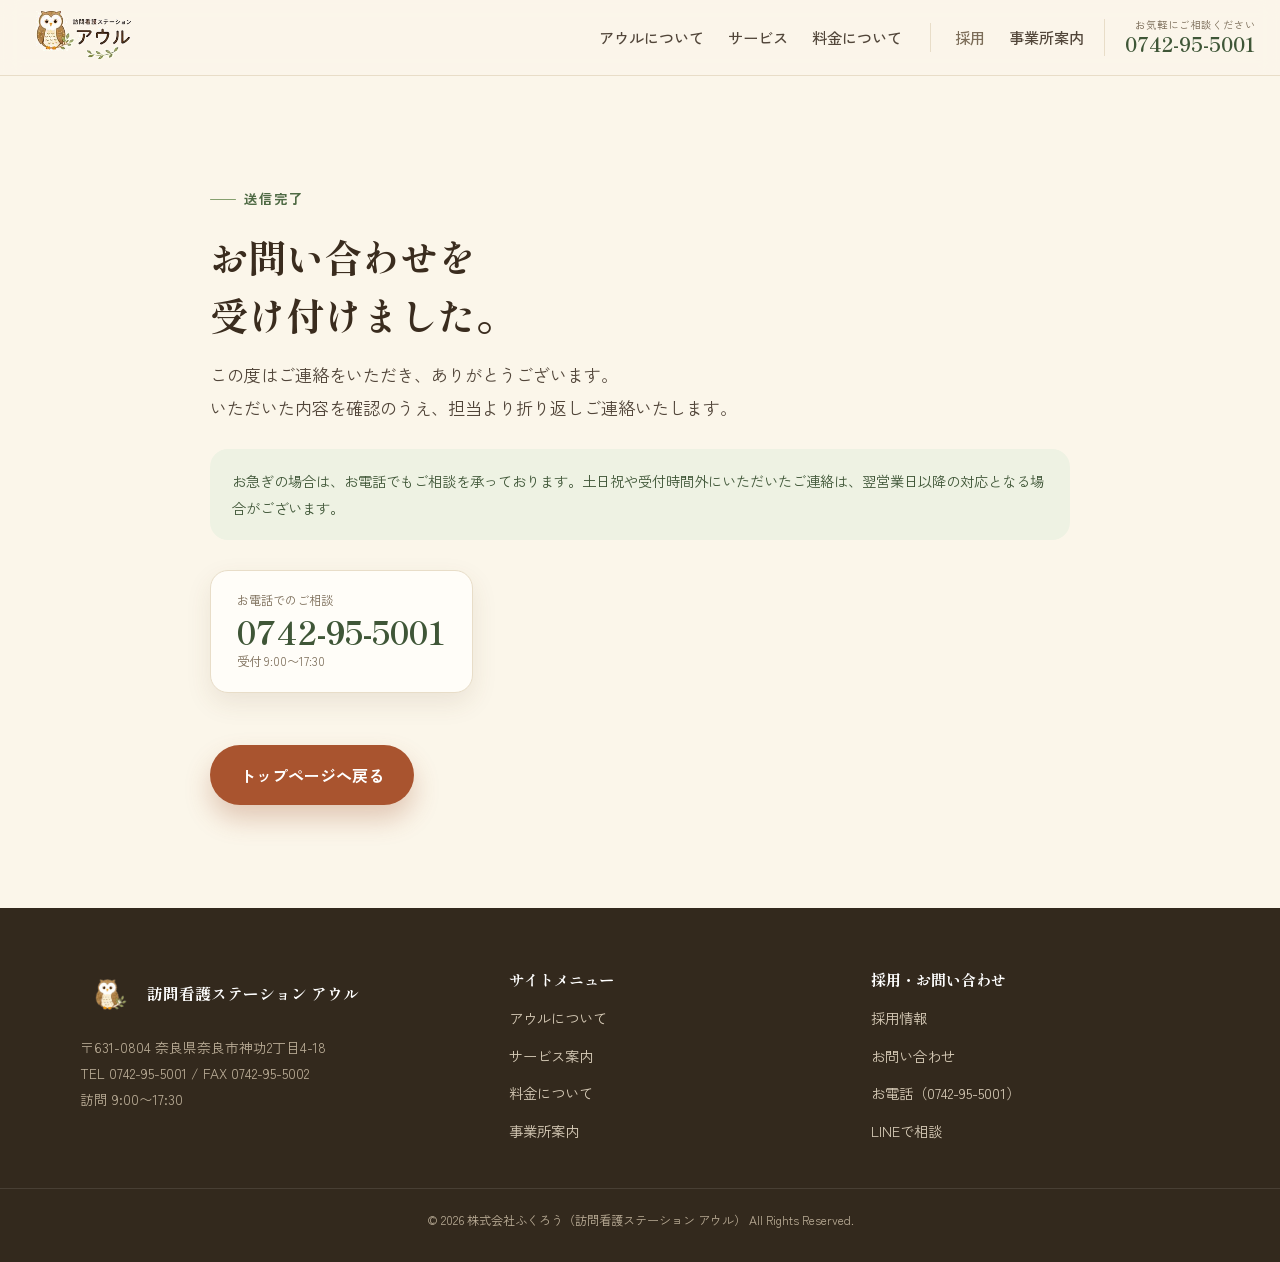
<file: thanks.html>
<!doctype html>
<html lang="ja">
  <head>
    <meta charset="utf-8" />
    <meta name="viewport" content="width=device-width, initial-scale=1" />
    <title>送信を受け付けました｜訪問看護ステーション アウル</title>
    <meta name="description" content="お問い合わせの送信を受け付けました。担当より折り返しご連絡いたします。" />
    <meta name="robots" content="noindex, nofollow" />
    <meta name="theme-color" content="#4f6a44" />
    <link rel="icon" href="./assets/img/owl-face.png" type="image/png" />
    <link rel="apple-touch-icon" href="./assets/img/owl-face.png" />
    <meta property="og:type" content="website" />
    <meta property="og:site_name" content="訪問看護ステーション アウル" />
    <meta property="og:title" content="送信を受け付けました｜訪問看護ステーション アウル" />
    <meta property="og:locale" content="ja_JP" />
    <link rel="preconnect" href="https://fonts.googleapis.com" />
    <link rel="preconnect" href="https://fonts.gstatic.com" crossorigin />
    <link href="https://fonts.googleapis.com/css2?family=Shippori+Mincho:wght@500;600;700;800&family=Zen+Kaku+Gothic+New:wght@400;500;700&display=swap" rel="stylesheet" />
    <script>document.documentElement.classList.add("has-js");</script>
    <link rel="stylesheet" href="./assets/css/site.css" />
  </head>
  <body>
    <a class="skip-link" href="#main">本文へスキップ</a>

      <!-- ============ header ============ -->
    <header class="header">
      <a class="brand" href="./home.html" aria-label="訪問看護ステーション アウル トップへ">
        <img class="brand__logo" src="./assets/img/logo-header.png" alt="訪問看護ステーション アウル" />
      </a>
      <nav class="nav" id="global-nav" aria-label="グローバルナビ">
        <a href="./about.html">アウルについて</a>
        <a href="./service.html">サービス</a>
        <a href="./price.html">料金について</a>
        <a class="nav__recruit" href="./recruit.html">採用</a>
        <a href="./office.html">事業所案内</a>
      </nav>
      <a class="header-call" href="tel:0742955001"><span>お気軽にご相談ください</span><strong>0742-95-5001</strong></a>
      <button class="nav-toggle" type="button" aria-label="メニューを開く" aria-expanded="false" aria-controls="global-nav" data-nav-toggle><span></span><span></span><span></span></button>
    </header>

    <main id="main">
      <section class="section">
        <div class="inner inner--narrow">
          <span class="eyebrow">送信完了</span>
          <h1 class="h-lead--lg">
            お問い合わせを<br />受け付けました。
          </h1>
          <p class="lead u-mb-24">
            この度はご連絡をいただき、ありがとうございます。<br />
            いただいた内容を確認のうえ、担当より折り返しご連絡いたします。
          </p>

          <div class="note-box u-mb-30">
            お急ぎの場合は、お電話でもご相談を承っております。土日祝や受付時間外にいただいたご連絡は、翌営業日以降の対応となる場合がございます。
          </div>

          <a class="contact__phone u-mb-30" href="tel:0742955001"><span>お電話でのご相談</span><b>0742-95-5001</b><em>受付 9:00〜17:30</em></a>

          <div class="u-mt-22">
            <a class="btn btn--primary" href="./home.html">トップページへ戻る</a>
          </div>
        </div>
      </section>
    </main>

    <!-- ============ footer ============ -->
    <footer class="footer">
      <div class="inner footer__inner">
        <div>
          <div class="footer__brand"><img class="footer__owl" src="./assets/img/owl-clean.png" alt="" /><span class="footer__brandname">訪問看護ステーション アウル</span></div>
          <p class="footer__info">〒631-0804 奈良県奈良市神功2丁目4-18<br />TEL 0742-95-5001 / FAX 0742-95-5002<br />訪問 9:00〜17:30</p>
        </div>
        <div>
          <h4>サイトメニュー</h4>
          <nav class="footer__nav"><a href="./about.html">アウルについて</a><a href="./service.html">サービス案内</a><a href="./price.html">料金について</a><a href="./office.html">事業所案内</a></nav>
        </div>
        <div>
          <h4>採用・お問い合わせ</h4>
          <nav class="footer__nav"><a href="./recruit.html">採用情報</a><a href="./home.html#contact">お問い合わせ</a><a href="tel:0742955001">お電話（0742-95-5001）</a><a href="https://lin.ee/WpE8VvY" target="_blank" rel="noopener noreferrer">LINEで相談</a></nav>
        </div>
      </div>
      <p class="footer__copy">© 2026 株式会社ふくろう（訪問看護ステーション アウル） All Rights Reserved.</p>
    </footer>

    <div class="m-cta"><a class="tel" href="tel:0742955001">電話する</a><a class="form" href="./home.html#contact">相談する</a></div>

    <script src="./assets/js/site.js"></script>
  </body>
</html>
</file>
<file: assets/css/site.css>
/* =====================================================================
   訪問看護ステーション アウル — 共有デザインシステム (v3.1)
   redesign-01 のトークンを土台に、全ページ共通コンポーネントを定義。
   v3.1: インラインstyleのクラス化 / a11y（フォーカス・reduced-motion・
   コントラスト）/ モバイルナビのCSS化 / マイクロインタラクション強化。
   ※ 配色・フォントは v3 の既存トークンを維持（--muted のみ AA コントラスト
     確保のため #8b7c68 → #7c6d59 に微調整）。
   ===================================================================== */

:root {
  --ink: #3a2c1e;
  --text: #52463a;
  --muted: #7c6d59;
  --line: #e8ddc8;
  --cream: #fbf6ea;
  --cream-2: #f5ecda;
  --white: #fffdf8;
  --green: #4f6a44;
  --green-deep: #3f5637;
  --green-soft: #86a06f;
  --green-tint: #eef2e3;
  --terracotta: #c26a46;
  --terracotta-deep: #a9542f;
  --terracotta-soft: #f7e7dc;
  --amber: #e0a24e;
  --shadow: 0 22px 50px rgba(96, 72, 42, 0.13);
  --shadow-sm: 0 10px 26px rgba(96, 72, 42, 0.1);
  --radius: 18px;
  --radius-lg: 28px;
  --inner: min(1120px, calc(100vw - 40px));
  --inner-narrow: min(860px, calc(100vw - 40px));
  --header-h: 76px;
  --serif: "Shippori Mincho", "Yu Mincho", "YuMincho", "Hiragino Mincho ProN", serif;
  --sans: "Zen Kaku Gothic New", "Yu Gothic", "YuGothic", "Hiragino Kaku Gothic ProN", sans-serif;
}

* { box-sizing: border-box; }
html { scroll-behavior: smooth; }
body {
  margin: 0;
  color: var(--text);
  background: var(--cream);
  font-family: var(--sans);
  line-height: 1.9;
  -webkit-font-smoothing: antialiased;
}
body.is-nav-open { overflow: hidden; }
a { color: inherit; text-decoration: none; }
img { display: block; max-width: 100%; height: auto; }
button, input, select, textarea { font: inherit; }
button { cursor: pointer; }
[id] { scroll-margin-top: calc(var(--header-h) + 16px); }
::selection { background: var(--green-tint); color: var(--green-deep); }

h1, h2, h3, h4 { font-family: var(--serif); color: var(--ink); margin: 0; line-height: 1.5; font-weight: 700; }
p { margin: 0; }

/* ---------- a11y: フォーカスリング / スキップリンク / 視覚非表示 ---------- */
a:focus-visible, button:focus-visible, input:focus-visible,
select:focus-visible, textarea:focus-visible, summary:focus-visible {
  outline: 3px solid var(--green-deep);
  outline-offset: 2px;
  border-radius: 4px;
}
/* 暗背景セクションでは白リングに切り替え（非テキストコントラスト 3:1 確保） */
.pro :focus-visible, .cta-band :focus-visible, .footer :focus-visible,
.route:focus-visible { outline-color: #fff; }
.skip-link {
  position: fixed; top: 10px; left: 10px; z-index: 100;
  padding: 12px 20px; border-radius: 10px;
  background: var(--green-deep); color: #fff; font-weight: 700;
  transform: translateY(-200%);
}
.skip-link:focus { transform: none; }
.vh {
  position: absolute; width: 1px; height: 1px; margin: -1px;
  padding: 0; overflow: hidden; clip: rect(0 0 0 0); white-space: nowrap; border: 0;
}

/* ---------- layout ---------- */
.inner { width: var(--inner); margin-inline: auto; }
.inner--narrow { width: var(--inner-narrow); margin-inline: auto; }
.section { padding: clamp(56px, 8vw, 108px) 0; position: relative; }
.section--tight { padding: clamp(40px, 6vw, 72px) 0; }
.section-head { max-width: 660px; margin-bottom: 44px; }
.section-head.center { margin-inline: auto; text-align: center; }
.section-head h2 { font-size: clamp(1.6rem, 3.3vw, 2.5rem); margin-bottom: 16px; }
.section-head p { color: var(--muted); font-size: 1rem; }
.section-cta { text-align: center; margin-top: 32px; }
.section-cta__note { color: var(--green-deep); margin-bottom: 18px; }

.eyebrow {
  display: inline-flex; align-items: center; gap: 8px;
  font-size: 0.82rem; letter-spacing: 0.14em; font-weight: 700;
  color: var(--green); margin-bottom: 16px;
}
.eyebrow::before { content: ""; width: 26px; height: 1.5px; background: var(--green-soft); border-radius: 2px; }
.center .eyebrow { justify-content: center; }

/* alternating section backgrounds */
.bg-white { background: var(--white); }
.bg-cream { background: var(--cream); }
.bg-cream2 { background: var(--cream-2); }
.bg-green { background: var(--green-tint); }
.bg-greenDeep { background: var(--green-deep); color: #eef2e3; }
.bg-greenDeep h1, .bg-greenDeep h2, .bg-greenDeep h3 { color: #fff; }

/* ---------- 2カラム分割レイアウト（旧・インラインgrid指定の置き換え） ---------- */
.split {
  display: grid; gap: 44px; align-items: center;
  grid-template-columns: var(--split-cols, 1fr 1fr);
}
.split--hero { --split-cols: 1.05fr 0.95fr; gap: 52px; }
.split--lead { --split-cols: 0.85fr 1.15fr; gap: 48px; }
.split--pro  { --split-cols: 0.95fr 1.05fr; }
.split--tail { --split-cols: 0.9fr 1.1fr; }
.split--form { --split-cols: 0.9fr 1.1fr; align-items: start; }

/* ---------- 汎用ユーティリティ（旧・インラインstyleの置き換え） ---------- */
.u-center { text-align: center; }
.u-justify-center { justify-content: center; }
.u-maxw-760 { max-width: 760px; margin-inline: auto; }
.u-mt-8 { margin-top: 8px; } .u-mt-14 { margin-top: 14px; }
.u-mt-16 { margin-top: 16px; } .u-mt-18 { margin-top: 18px; }
.u-mt-22 { margin-top: 22px; } .u-mt-26 { margin-top: 26px; }
.u-mb-12 { margin-bottom: 12px; } .u-mb-16 { margin-bottom: 16px; }
.u-mb-22 { margin-bottom: 22px; } .u-mb-24 { margin-bottom: 24px; }
.u-mb-26 { margin-bottom: 26px; } .u-mb-30 { margin-bottom: 30px; }

/* 横並びボタン列 / 本文中の下線リンク */
.btn-row { display: flex; flex-wrap: wrap; gap: 14px; }
.link-inline { color: var(--green-deep); font-weight: 700; text-decoration: underline; }
.link-inline:hover { color: var(--green); }

/* 見出し（分割レイアウト内のh2） */
.h-lead { font-size: clamp(1.55rem, 3vw, 2.3rem); margin-bottom: 18px; }
.h-lead--lg { font-size: clamp(1.6rem, 3vw, 2.4rem); margin-bottom: 16px; }
.accent { color: var(--green-deep); font-style: normal; }

/* 代表署名 / 引用風リード / ふくろう画像 */
.sig { font-family: var(--serif); color: var(--green-deep); font-weight: 700; }
.sig--lg { font-size: 1.1rem; }
.pull-quote {
  border-left: 3px solid var(--green-soft); padding-left: 18px;
  color: var(--ink); font-family: var(--serif);
  font-size: 1.12rem; line-height: 1.8; margin-bottom: 22px;
}
.owl-figure { width: min(300px, 78%); margin-inline: auto; filter: drop-shadow(0 20px 30px rgba(96, 72, 42, 0.16)); }
.owl-figure--sm { width: min(260px, 72%); }

/* 【要確認】ピル（ドラフト箇所の目印。公開前に全て解消する） */
.todo-pill {
  display: inline-block; margin-left: 6px; padding: 1px 8px; border-radius: 999px;
  background: var(--terracotta-soft); color: var(--terracotta-deep);
  font-size: 0.72rem; font-weight: 700; vertical-align: middle; white-space: nowrap;
}

/* ---------- buttons ---------- */
.btn {
  display: inline-flex; align-items: center; justify-content: center; gap: 10px;
  padding: 15px 30px; border-radius: 999px; font-weight: 700; font-size: 1rem;
  transition: transform 0.15s ease, box-shadow 0.15s ease, background 0.15s ease; border: none;
}
.btn--primary {
  /* 白文字で WCAG AA (4.5:1) を満たすため terracotta-deep を採用 */
  background: var(--terracotta-deep);
  color: #fff; box-shadow: 0 14px 26px rgba(162, 84, 47, 0.28);
}
.btn--primary:hover { transform: translateY(-2px); box-shadow: 0 18px 30px rgba(162, 84, 47, 0.34); }
.btn--ghost { background: var(--white); color: var(--green-deep); border: 1.5px solid var(--green-soft); }
.btn--ghost:hover { background: var(--green-tint); transform: translateY(-2px); }
.btn--on-dark { background: #fff; color: var(--green-deep); }
.btn--on-dark:hover { transform: translateY(-2px); box-shadow: var(--shadow-sm); }
.btn--lg { padding: 18px 40px; font-size: 1.08rem; }
.btn__line-mark { width: 20px; height: 20px; flex: none; }
.btn--lg .btn__line-mark { width: 22px; height: 22px; }
.btn:active { transform: translateY(0); }

/* ---------- header ---------- */
.header {
  position: sticky; top: 0; z-index: 50; height: var(--header-h);
  display: flex; align-items: center; gap: 20px;
  padding: 0 24px; background: rgba(251, 246, 234, 0.9); backdrop-filter: blur(10px);
  border-bottom: 1px solid var(--line);
  transition: box-shadow 0.25s ease;
}
.header::after {
  content: ""; position: absolute; left: 0; bottom: -1px; height: 2px;
  width: var(--scroll-progress, 0%); pointer-events: none;
  background: linear-gradient(90deg, var(--green), var(--terracotta));
  transition: width 0.08s linear;
}
.header.is-scrolled { box-shadow: var(--shadow-sm); }
.brand { display: flex; align-items: center; gap: 10px; }
.brand__logo { height: 54px; width: auto; }
.nav { margin-left: auto; display: flex; align-items: center; gap: 24px; }
/* 採用リンクは患者向け導線と区別する（区切り線＋控えめな色） */
.nav .nav__recruit { margin-left: 4px; padding-left: 24px; border-left: 1px solid var(--line); color: var(--muted); }
.nav a { position: relative; font-size: 0.95rem; font-weight: 500; color: var(--text); }
.nav a::after {
  content: ""; position: absolute; left: 0; right: 0; bottom: -6px; height: 2px;
  background: var(--green); border-radius: 2px;
  transform: scaleX(0); transform-origin: left; transition: transform 0.2s ease;
}
.nav a:hover, .nav a[aria-current="page"] { color: var(--green); }
.nav a:hover::after, .nav a[aria-current="page"]::after { transform: scaleX(1); }
.nav a[aria-current="page"] { font-weight: 700; }
.header-call {
  display: flex; flex-direction: column; align-items: flex-end; line-height: 1.2;
  padding-left: 20px; border-left: 1px solid var(--line);
}
.header-call span { font-size: 0.66rem; color: var(--muted); }
.header-call strong { font-family: var(--serif); font-size: 1.22rem; color: var(--green-deep); }
.nav-toggle { display: none; }

/* ---------- home hero ---------- */
.hero {
  position: relative; overflow: hidden;
  padding: clamp(48px, 7vw, 84px) 0 clamp(48px, 7vw, 92px);
  background:
    radial-gradient(720px 420px at 88% 8%, var(--green-tint) 0%, transparent 62%),
    radial-gradient(560px 380px at -8% 100%, var(--terracotta-soft) 0%, transparent 55%),
    linear-gradient(180deg, var(--cream) 0%, var(--cream-2) 100%);
}
.hero__title { font-size: clamp(2.05rem, 4.4vw, 3.4rem); line-height: 1.42; margin-bottom: 22px; font-weight: 800; }
.hero__lead { margin-bottom: 26px; max-width: 30em; }
.hero__actions { display: flex; flex-wrap: wrap; gap: 14px; }
.hero__visual { position: relative; }
.hero__owl {
  position: absolute; width: 120px; left: -28px; bottom: -24px;
  filter: drop-shadow(0 10px 20px rgba(96, 72, 42, 0.18));
  animation: owl-float 5.5s ease-in-out 1s infinite;
}

/* ---------- page hero（各ページの役割に合わせた固有レイアウト） ---------- */
.subhero {
  position: relative; overflow: hidden;
  min-height: clamp(430px, 40vw, 570px);
  display: grid; align-items: center;
  padding: clamp(58px, 7vw, 92px) 0;
  isolation: isolate;
}
.subhero__grid {
  position: relative; z-index: 2;
  display: grid; grid-template-columns: minmax(0, 0.9fr) minmax(380px, 1.1fr);
  gap: clamp(48px, 7vw, 96px); align-items: center;
}
.subhero__copy { max-width: 540px; }
.subhero__label {
  display: inline-flex; align-items: center; gap: 12px;
  margin-bottom: 22px; color: var(--green-deep);
  font-size: 0.75rem; font-weight: 700; letter-spacing: 0.19em;
}
.subhero__label::after { content: ""; width: 48px; height: 1px; background: currentColor; opacity: 0.45; }
.subhero__label b {
  display: grid; place-items: center; width: 34px; height: 34px;
  border: 1px solid currentColor; border-radius: 50%;
  font-family: var(--serif); font-size: 0.72rem; letter-spacing: 0;
}
.subhero h1 {
  font-size: clamp(2.25rem, 4vw, 3.1rem);
  line-height: 1.34; margin-bottom: 22px; font-weight: 800;
}
.subhero h1 span { color: var(--green-deep); }
.subhero__copy > p { max-width: 35em; font-size: 1rem; line-height: 2; }
.subhero__jump {
  display: inline-flex; align-items: center; gap: 18px;
  margin-top: 28px; padding-bottom: 7px;
  border-bottom: 1px solid currentColor;
  color: var(--green-deep); font-size: 0.9rem; font-weight: 700;
}
.subhero__jump span { transition: transform 0.2s ease; }
.subhero__jump:hover span { transform: translateY(4px); }
.subhero__visual { position: relative; min-width: 0; }

/* about: 水彩エンブレムを主役にした静かな世界観 */
.subhero--about {
  background:
    radial-gradient(620px 460px at 87% 46%, rgba(134, 160, 111, 0.14), transparent 70%),
    radial-gradient(540px 380px at 8% 96%, rgba(194, 106, 70, 0.1), transparent 68%),
    var(--cream);
}
.subhero--about .subhero__grid { grid-template-columns: minmax(0, 1fr) minmax(330px, 0.78fr); }
.subhero--about::after {
  content: ""; position: absolute; z-index: 0; width: 330px; height: 300px;
  left: -90px; top: -120px; opacity: 0.36;
  background: url("../img/deco-branch.png") center / contain no-repeat;
  transform: rotate(18deg);
}
.about-portrait {
  position: relative; width: min(370px, 100%);
  margin: -24px auto -92px;
}
.about-portrait img {
  position: relative; z-index: 1; width: 100%; max-height: 520px;
  object-fit: cover; object-position: center 30%;
  filter: saturate(0.9) contrast(0.98);
  -webkit-mask-image: linear-gradient(to bottom, #000 0 88%, transparent 100%);
  mask-image: linear-gradient(to bottom, #000 0 88%, transparent 100%);
}
.greeting-copy { max-width: 700px; margin-inline: auto; }

/* service: ケアマネが対応領域を一目で確認できる濃色ヒーロー */
.subhero--service {
  color: #e9efdf;
  background:
    radial-gradient(620px 420px at 95% 8%, rgba(134, 160, 111, 0.23), transparent 68%),
    radial-gradient(520px 360px at 3% 100%, rgba(224, 162, 78, 0.12), transparent 70%),
    #273a29;
}
.subhero--service::after {
  content: ""; position: absolute; z-index: 0; width: 520px; height: 520px;
  right: -180px; bottom: -320px; border-radius: 50%;
  border: 1px solid rgba(255, 255, 255, 0.08);
  box-shadow: 0 0 0 70px rgba(255, 255, 255, 0.025), 0 0 0 140px rgba(255, 255, 255, 0.018);
}
.subhero--service h1, .subhero--service h1 span { color: #fff; }
.subhero--service .subhero__label, .subhero--service .subhero__jump { color: #d7bd81; }
.subhero--service .subhero__copy > p { color: #d6dfcc; }
.service-scope {
  position: relative; display: grid; grid-template-columns: repeat(2, 1fr);
  gap: 14px; padding: 18px;
  border: 1px solid rgba(255, 255, 255, 0.15); border-radius: var(--radius-lg);
  background: rgba(255, 255, 255, 0.065); backdrop-filter: blur(8px);
  box-shadow: 0 30px 70px rgba(0, 0, 0, 0.2);
}
.service-scope__item {
  display: flex; align-items: center; gap: 13px;
  min-height: 116px; padding: 18px;
  border: 1px solid rgba(255, 255, 255, 0.12); border-radius: 16px;
  background: rgba(255, 255, 255, 0.075);
  color: #fff; font-family: var(--serif); font-weight: 700;
}
.service-scope__item img { width: 64px; height: 64px; object-fit: contain; }
.service-scope__note {
  grid-column: 1 / -1; padding: 9px 14px; text-align: center;
  border-radius: 10px; color: #dce6d2; background: rgba(0, 0, 0, 0.13);
  font-size: 0.78rem; letter-spacing: 0.08em;
}

/* price: 明細・順序が伝わる紙面風のヒーロー */
.subhero--price {
  background:
    linear-gradient(rgba(162, 84, 47, 0.045) 1px, transparent 1px) 0 0 / 100% 36px,
    radial-gradient(500px 360px at 95% 18%, rgba(224, 162, 78, 0.16), transparent 72%),
    #f8efe2;
}
.subhero--price::before {
  content: ""; position: absolute; z-index: 0; width: 440px; height: 440px;
  left: -240px; bottom: -260px; border-radius: 50%;
  background: var(--terracotta-soft);
}
.subhero--price h1 span { color: var(--terracotta-deep); }
.subhero--price .subhero__label, .subhero--price .subhero__jump { color: var(--terracotta-deep); }
.price-path {
  width: min(450px, 100%); margin-inline: auto;
  padding: 30px; border-radius: 12px 26px 12px 26px;
  background: rgba(255, 253, 248, 0.94); border: 1px solid #e4d2b8;
  box-shadow: 18px 22px 0 rgba(194, 106, 70, 0.1), 0 26px 56px rgba(96, 72, 42, 0.12);
  transform: rotate(1deg);
}
.price-path__title {
  padding-bottom: 14px; border-bottom: 1px solid var(--line);
  color: var(--ink); font-family: var(--serif); font-size: 1.15rem; font-weight: 700;
}
.price-path ol { list-style: none; display: grid; gap: 0; margin: 12px 0 18px; padding: 0; }
.price-path li { position: relative; display: flex; align-items: center; gap: 16px; padding: 11px 0; }
.price-path li:not(:last-child)::after {
  content: ""; position: absolute; left: 17px; top: 44px; width: 1px; height: 15px;
  background: var(--terracotta);
}
.price-path li b {
  display: grid; place-items: center; flex: 0 0 35px; height: 35px; border-radius: 50%;
  background: var(--terracotta-soft); color: var(--terracotta-deep);
  font-size: 0.7rem;
}
.price-path li span { color: var(--text); font-weight: 700; }
.price-path__result {
  padding: 14px 16px; border-radius: 10px;
  background: var(--green-tint); color: var(--green-deep); font-weight: 700;
}
.price-path__result small { display: block; color: var(--muted); font-weight: 500; }

/* recruit: 写真主体。患者向け導線とは明確に分離 */
.subhero--recruit {
  color: #e9efdf;
  background:
    radial-gradient(520px 380px at 5% 100%, rgba(224, 162, 78, 0.13), transparent 72%),
    #314431;
}
.subhero--recruit h1, .subhero--recruit h1 span { color: #fff; }
.subhero--recruit .subhero__label, .subhero--recruit .subhero__jump { color: #e1c489; }
.subhero--recruit .subhero__copy > p { color: #d5ded0; }
.subhero__tags { display: flex; flex-wrap: wrap; gap: 8px; margin-top: 18px; }
.subhero__tags span {
  padding: 6px 12px; border: 1px solid rgba(255, 255, 255, 0.22);
  border-radius: 999px; color: #e9efdf; font-size: 0.8rem;
}
.recruit-hero-photo {
  position: relative; margin: 0; aspect-ratio: 4 / 3;
  border-radius: 50% 50% 22px 22px; overflow: hidden;
  box-shadow: 0 32px 70px rgba(0, 0, 0, 0.27);
}
.recruit-hero-photo::after {
  content: ""; position: absolute; inset: 0;
  background: linear-gradient(180deg, transparent 55%, rgba(22, 37, 24, 0.72));
  pointer-events: none;
}
.recruit-hero-photo img { width: 100%; height: 100%; object-fit: cover; object-position: center; }
.recruit-hero-photo figcaption {
  position: absolute; z-index: 2; left: 24px; right: 24px; bottom: 20px;
  color: #fff; font-family: var(--serif); font-weight: 700;
}
.recruit-hero-photo small {
  display: block; margin-bottom: 2px; color: #e2ca99;
  font-family: var(--sans); font-size: 0.66rem; letter-spacing: 0.15em;
}
.recruit-message-card {
  position: relative; min-height: 360px; padding: 58px 42px;
  display: flex; flex-direction: column; justify-content: center;
  border-radius: 46% 54% 42% 58% / 52% 43% 57% 48%;
  background: var(--green-tint); border: 1px solid var(--line);
  overflow: hidden;
}
.recruit-message-card > span {
  margin-bottom: 18px; color: var(--green); font-size: 0.72rem;
  letter-spacing: 0.18em; font-weight: 700;
}
.recruit-message-card p {
  position: relative; z-index: 2; font-family: var(--serif); color: var(--ink);
  font-size: clamp(1.25rem, 2.5vw, 1.75rem); line-height: 1.7;
}
.recruit-message-card img {
  position: absolute; width: 150px; right: -18px; bottom: -18px;
  opacity: 0.42; transform: rotate(-8deg);
}

/* office: 実務情報をカードで先に見せる */
.subhero--office {
  background:
    radial-gradient(600px 420px at 100% 100%, rgba(79, 106, 68, 0.12), transparent 70%),
    linear-gradient(118deg, #fbf6ea 0%, #f6efdf 48%, #e9efe0 100%);
}
.subhero--office::before {
  content: ""; position: absolute; inset: 0; z-index: 0; opacity: 0.13;
  background:
    linear-gradient(32deg, transparent 47%, var(--green) 48% 48.4%, transparent 49%) 0 0 / 110px 80px,
    linear-gradient(-24deg, transparent 48%, var(--green) 49% 49.4%, transparent 50%) 20px 10px / 130px 95px;
  mask-image: linear-gradient(90deg, transparent 35%, #000 100%);
}
.office-summary {
  position: relative; display: grid; grid-template-columns: repeat(2, 1fr); gap: 12px;
  width: min(480px, 100%); margin-inline: auto; padding: 22px;
  border-radius: 24px; background: rgba(255, 253, 248, 0.9);
  border: 1px solid rgba(79, 106, 68, 0.17);
  box-shadow: 0 28px 64px rgba(79, 106, 68, 0.14);
}
.office-summary > div {
  min-height: 108px; padding: 18px; border-radius: 15px;
  background: var(--green-tint); color: var(--green-deep);
}
.office-summary > div:not(.office-summary__main) { display: flex; flex-direction: column; justify-content: center; }
.office-summary .office-summary__main {
  grid-column: 1 / -1; min-height: 162px; padding: 24px;
  background: var(--green-deep); color: #fff;
}
.office-summary small { display: block; margin-bottom: 8px; opacity: 0.7; letter-spacing: 0.13em; }
.office-summary strong { display: block; font-family: var(--serif); font-size: 1.15rem; line-height: 1.55; }
.office-summary__main strong { font-size: 1.65rem; }
.office-summary__main span { display: block; margin-top: 8px; color: #d8e2cf; font-size: 0.82rem; line-height: 1.7; }
.office-summary__pin {
  position: absolute; right: -13px; top: -18px; width: 48px; height: 48px;
  border-radius: 50% 50% 50% 0; transform: rotate(-45deg);
  background: var(--terracotta); box-shadow: var(--shadow-sm);
}
.office-summary__pin::after {
  content: ""; position: absolute; width: 15px; height: 15px; left: 16px; top: 16px;
  border-radius: 50%; background: var(--white);
}

/* 初回表示。JS無効時は通常表示のままにする */
.hero-enter { opacity: 1; transform: none; }
.has-js .hero-enter {
  opacity: 0; animation: hero-copy-in 0.78s cubic-bezier(.2,.72,.2,1) 0.06s forwards;
}
.has-js .hero-enter--delay {
  animation-name: hero-visual-in; animation-delay: 0.17s; animation-duration: 0.92s;
}
@keyframes hero-copy-in {
  from { opacity: 0; transform: translateY(26px); }
  to { opacity: 1; transform: none; }
}
@keyframes hero-visual-in {
  from { opacity: 0; transform: translateY(18px) scale(0.965); }
  to { opacity: 1; transform: none; }
}
@keyframes owl-float {
  0%, 100% { transform: translateY(0); }
  50% { transform: translateY(-7px); }
}

.breadcrumb { width: var(--inner); margin: 16px auto 0; font-size: 0.8rem; color: var(--muted); }
.breadcrumb a:hover { color: var(--green); }

/* ---------- prose ---------- */
.prose { max-width: 42em; }
.prose p + p { margin-top: 1.1em; }
.prose h3 { font-size: 1.3rem; margin: 1.6em 0 0.6em; }
.prose--center { max-width: none; text-align: center; }
.lead { font-size: 1.08rem; color: var(--text); }

/* ---------- generic card grids ---------- */
.grid { display: grid; gap: 22px; }
.grid-2 { grid-template-columns: repeat(2, 1fr); }
.grid-3 { grid-template-columns: repeat(3, 1fr); }
.grid-4 { grid-template-columns: repeat(4, 1fr); }
.card {
  background: var(--white); border: 1px solid var(--line); border-radius: var(--radius);
  padding: 26px; box-shadow: var(--shadow-sm);
  transition: transform 0.16s ease, border-color 0.16s ease, box-shadow 0.16s ease;
}
.card:hover { transform: translateY(-3px); border-color: var(--green-soft); box-shadow: var(--shadow); }
.card h3 { font-size: 1.12rem; margin-bottom: 8px; }
.card p { font-size: 0.92rem; color: var(--text); }
.slot--icon + h3 { margin-top: 14px; }

/* ---------- worry (悩み訴求) ---------- */
.worry { display: flex; gap: 16px; align-items: flex-start; padding: 24px; border-radius: var(--radius); background: var(--cream); border: 1px solid var(--line); }
.worry__mark { flex: none; width: 40px; height: 40px; border-radius: 50%; background: var(--green-tint); display: grid; place-items: center; color: var(--green); font-weight: 700; font-family: var(--serif); }
.worry h3 { font-size: 1.06rem; margin-bottom: 6px; }
.worry p { font-size: 0.92rem; color: var(--muted); }
.worry__tag { font-size: 0.72rem; color: var(--terracotta-deep); font-weight: 700; letter-spacing: 0.04em; }

/* ---------- specialty (3領域) ---------- */
.spec-card { background: var(--white); border-radius: var(--radius-lg); padding: 34px 26px 30px; box-shadow: var(--shadow-sm); border: 1px solid #e4ecd6; display: flex; flex-direction: column; transition: transform 0.16s ease, box-shadow 0.16s ease; }
.spec-card:hover { transform: translateY(-3px); box-shadow: var(--shadow); }
.spec-card__icon { width: 78px; height: 78px; margin-bottom: 14px; }
.spec-card h3 { font-size: 1.24rem; margin-bottom: 4px; }
.spec-card__en { font-size: 0.72rem; letter-spacing: 0.12em; color: var(--green); font-weight: 700; margin-bottom: 14px; }
.spec-card p { font-size: 0.92rem; color: var(--text); margin-bottom: 16px; }
.spec-card__cred { margin-top: auto; font-size: 0.8rem; color: var(--green-deep); background: var(--green-tint); padding: 10px 14px; border-radius: 12px; line-height: 1.5; }
.spec-card__cred span { display: block; font-size: 0.68rem; color: var(--text); margin-bottom: 2px; }

/* ---------- route (主動線カード) ---------- */
.route { position: relative; overflow: hidden; border-radius: var(--radius-lg); padding: 40px 34px; min-height: 200px; display: flex; flex-direction: column; justify-content: space-between; color: #fff; box-shadow: var(--shadow); transition: transform 0.16s ease; }
.route:hover { transform: translateY(-4px); }
.route--service { background: linear-gradient(135deg, #5b7a4d 0%, #3f5637 100%); }
.route--price { background: linear-gradient(135deg, var(--terracotta) 0%, var(--terracotta-deep) 100%); }
.route__no { font-family: var(--serif); font-size: 0.8rem; letter-spacing: 0.1em; }
.route h3 { color: #fff; font-size: 1.5rem; margin: 10px 0 8px; }
.route p { font-size: 0.94rem; }
.route__go { display: inline-flex; align-items: center; gap: 8px; margin-top: 20px; font-weight: 700; font-size: 0.95rem; }
.route__go::after { content: "→"; content: "→" / ""; transition: transform 0.15s ease; }
.route:hover .route__go::after { transform: translateX(5px); }

/* ---------- flow / steps ---------- */
.flow-grid { display: grid; grid-template-columns: repeat(4, 1fr); gap: 16px; }
.flow-step { position: relative; padding: 28px 20px; border-radius: var(--radius); background: var(--cream); border: 1px solid var(--line); }
.flow-step__no { width: 44px; height: 44px; border-radius: 50%; background: var(--green); color: #fff; display: grid; place-items: center; font-family: var(--serif); font-weight: 700; margin-bottom: 14px; }
.flow-step h3 { font-size: 1.1rem; margin-bottom: 6px; }
.flow-step p { font-size: 0.88rem; color: var(--muted); }
.flow-step:not(:last-child)::after { content: "→"; content: "→" / ""; position: absolute; right: -13px; top: 46px; color: var(--green-soft); font-weight: 700; }

/* timeline (採用1日の流れ) */
.timeline { border-left: 2px solid var(--green-soft); margin-left: 10px; padding-left: 24px; display: grid; gap: 22px; }
.timeline li { position: relative; list-style: none; }
.timeline li::before { content: ""; position: absolute; left: -31px; top: 4px; width: 14px; height: 14px; border-radius: 50%; background: var(--green); border: 3px solid var(--cream); }
.timeline time { font-family: var(--serif); color: var(--terracotta-deep); font-weight: 700; }
.timeline h3 { font-size: 1.02rem; margin-top: 2px; }

/* ---------- pro band (ケアマネ・医療機関) ---------- */
.pro { background: var(--green-deep); color: #eef2e3; }
.pro .eyebrow { color: #cdd9b8; }
.pro .eyebrow::before { background: #7f9a63; }
.pro h2 { color: #fff; }
.pro__lead { color: #d9e2c8; }
.pro-check { background: rgba(255, 255, 255, 0.08); border: 1px solid rgba(255, 255, 255, 0.14); border-radius: 14px; padding: 18px; }
.pro-check span { font-size: 0.7rem; letter-spacing: 0.1em; color: #cdd9b8; font-weight: 700; }
.pro-check strong { display: block; font-family: var(--serif); color: #fff; font-size: 1rem; margin-top: 4px; line-height: 1.5; }

/* ---------- tables ---------- */
.table-wrap { overflow-x: auto; border-radius: var(--radius); border: 1px solid var(--line); }
table.data { width: 100%; border-collapse: collapse; background: var(--white); font-size: 0.94rem; }
table.data th, table.data td { padding: 14px 16px; text-align: left; border-bottom: 1px solid var(--line); vertical-align: top; }
table.data thead th { background: var(--green-tint); color: var(--green-deep); font-family: var(--serif); font-weight: 700; }
table.data tbody tr:nth-child(even) { background: var(--cream); }
table.data th[scope="row"] { width: 34%; color: var(--ink); font-weight: 700; background: var(--cream-2); }
table.data a { color: var(--green-deep); font-weight: 700; }
.table-note { font-size: 0.78rem; color: var(--muted); margin-top: 10px; }
/* モバイルでは料金表を行カード型に組み替える（.table--stack 指定時のみ） */
@media (max-width: 620px) {
  .table-wrap:has(.table--stack) { border: none; overflow: visible; }
  table.table--stack, table.table--stack tbody { display: block; }
  table.table--stack thead { display: none; }
  table.table--stack tr {
    display: block; background: var(--white); border: 1px solid var(--line);
    border-radius: 14px; margin-bottom: 12px; overflow: hidden;
  }
  table.table--stack tbody tr:nth-child(even) { background: var(--white); }
  table.table--stack th[scope="row"] {
    display: block; width: auto; border-bottom: 1px solid var(--line);
  }
  table.table--stack td {
    display: flex; justify-content: space-between; align-items: baseline;
    gap: 12px; border-bottom: 1px solid var(--line); white-space: nowrap;
  }
  table.table--stack tr td:last-child { border-bottom: none; }
  table.table--stack td::before {
    content: attr(data-label); font-size: 0.8rem; color: var(--muted); font-weight: 600;
  }
}
.bg-cream2 .table-note { color: var(--text); }

/* ---------- faq (accordion) ---------- */
.faq { display: grid; gap: 12px; }
.faq details { background: var(--white); border: 1px solid var(--line); border-radius: var(--radius); overflow: hidden; }
.faq summary { list-style: none; cursor: pointer; padding: 18px 56px 18px 22px; position: relative; font-family: var(--serif); font-weight: 700; color: var(--ink); display: flex; gap: 12px; align-items: flex-start; }
.faq summary::-webkit-details-marker { display: none; }
.faq summary::before { content: "Q"; content: "Q" / ""; flex: none; width: 26px; height: 26px; border-radius: 50%; background: var(--green-tint); color: var(--green-deep); display: grid; place-items: center; font-size: 0.85rem; }
.faq summary::after {
  content: "＋"; content: "＋" / ""; position: absolute; right: 18px; top: 18px;
  width: 26px; height: 26px; border-radius: 50%;
  display: grid; place-items: center;
  color: var(--green-deep); background: var(--cream-2);
  font-family: var(--sans); font-size: 0.9rem; font-weight: 700; line-height: 1;
}
.faq details[open] summary::after { content: "－"; content: "－" / ""; }
.faq details[open] summary { border-bottom: 1px solid var(--line); }
.faq .faq__a { padding: 16px 22px 20px; font-size: 0.94rem; color: var(--text); }
/* 見出し・本文の1文字だけの行（泣き別れ）を防ぐ */
.u-nowrap { white-space: nowrap; }
h1, h2, h3, .h-lead, .h-lead--lg, p { text-wrap: pretty; }
/* 見出しを文節単位で折り返す（スマホで中途半端な位置の改行を防ぐ） */
.u-phrase { display: inline-block; }
/* 出現アニメーション前の translateX による一時的な横スクロールを防ぐ（clip は sticky ヘッダーに影響しない） */
html { overflow-x: clip; }

/* 開示書類バリアント: Q バッジを外して書類名だけを見せる */
.faq--docs summary::before { display: none; }
/* 開示書類の本文（重要事項説明書・運営規程） */
.doc-body h3 { font-family: var(--serif); font-size: 1.02rem; color: var(--ink); margin: 26px 0 10px; }
.doc-body h3:first-child { margin-top: 4px; }
.doc-body h4 { font-family: var(--sans); font-size: 0.93rem; font-weight: 700; color: var(--ink); margin: 18px 0 8px; }
.doc-body p { margin: 8px 0; line-height: 1.85; }
.doc-body ul, .doc-body ol { margin: 8px 0 8px 1.5em; display: grid; gap: 5px; line-height: 1.8; }
.doc-body .table-wrap { margin: 12px 0 16px; }
.doc-body table.data { font-size: 0.86rem; }
.doc-body table.data th[colspan] { background: var(--green-tint); color: var(--green-deep); text-align: left; }

/* ---------- badge / callout ---------- */
.badges { display: flex; flex-wrap: wrap; gap: 10px; }
.badge { display: inline-flex; align-items: center; gap: 8px; padding: 8px 15px; border-radius: 999px; background: var(--white); border: 1px solid var(--line); font-size: 0.85rem; font-weight: 500; color: var(--green-deep); }
.badge b { color: var(--terracotta-deep); font-family: var(--serif); }
.callout { background: var(--terracotta-soft); border: 1px solid #e6cbb8; border-radius: var(--radius); padding: 18px 22px; font-size: 0.92rem; color: #7a3f24; }
.note-box { background: var(--green-tint); border-radius: var(--radius); padding: 18px 22px; font-size: 0.9rem; color: var(--green-deep); }

/* ---------- filter chips (医療処置一覧) ---------- */
.filter-chips { display: flex; flex-wrap: wrap; gap: 10px; margin-bottom: 22px; }
.filter-chips button { padding: 9px 16px; border-radius: 999px; border: 1.5px solid var(--green-soft); background: var(--white); color: var(--green-deep); font-weight: 600; font-size: 0.88rem; transition: background 0.15s ease, color 0.15s ease; }
.filter-chips button:hover { background: var(--green-tint); }
.filter-chips button[aria-pressed="true"] { background: var(--green); color: #fff; border-color: var(--green); }
.proc-grid { display: grid; grid-template-columns: repeat(3, 1fr); gap: 12px; }
.proc { background: var(--white); border: 1px solid var(--line); border-radius: 14px; padding: 14px 16px; display: flex; justify-content: space-between; align-items: center; gap: 10px; }
.proc[hidden] { display: none; }
.proc span { font-size: 0.9rem; color: var(--ink); font-weight: 600; }
.proc .ok { font-size: 0.72rem; color: #fff; background: var(--green); padding: 3px 9px; border-radius: 999px; white-space: nowrap; }
.proc .ask, .table-note .ask { font-size: 0.72rem; color: var(--terracotta-deep); background: var(--terracotta-soft); border: 1px solid var(--terracotta-deep); padding: 2px 8px; border-radius: 999px; white-space: nowrap; font-weight: 600; }

/* ---------- news ---------- */
.news-card { border: 1px solid var(--line); border-radius: var(--radius); padding: 24px; background: var(--cream); transition: transform 0.15s ease, box-shadow 0.15s ease; display: block; }
.news-card:hover { transform: translateY(-3px); box-shadow: var(--shadow-sm); }
.news-card time { font-family: var(--serif); font-size: 0.82rem; color: var(--terracotta-deep); font-weight: 700; }
.news-card__cat { display: inline-block; margin-left: 10px; font-size: 0.68rem; background: var(--green-tint); color: var(--green-deep); padding: 2px 10px; border-radius: 999px; }
.news-card h3 { font-size: 1.04rem; margin: 12px 0 6px; }
.news-card p { font-size: 0.88rem; color: var(--muted); }

/* ---------- contact / forms ---------- */
.contact { background: linear-gradient(160deg, #f5ecda 0%, #eef2e3 100%); }
.contact__phone { display: inline-flex; flex-direction: column; padding: 18px 26px; background: var(--white); border-radius: var(--radius); box-shadow: var(--shadow-sm); border: 1px solid var(--line); }
.contact__phone span { font-size: 0.76rem; color: var(--muted); }
.contact__phone b { font-family: var(--serif); font-size: 2rem; color: var(--green-deep); line-height: 1.2; }
.contact__phone em { font-style: normal; font-size: 0.78rem; color: var(--muted); }
.contact__line { display: flex; align-items: center; gap: 14px; width: fit-content; margin-top: 14px; padding: 16px 24px; background: var(--green-tint); border: 1px solid var(--green-soft); border-radius: var(--radius); color: var(--green-deep); text-decoration: none; transition: transform 0.2s ease, box-shadow 0.2s ease; }
.contact__line:hover { transform: translateY(-2px); box-shadow: var(--shadow-sm); }
.contact__line svg { width: 28px; height: 28px; flex: none; }
.contact__line b { display: block; font-size: 1rem; font-weight: 700; line-height: 1.3; }
.contact__line em { display: block; font-style: normal; font-size: 0.76rem; color: var(--muted); margin-top: 3px; }
.form { background: var(--white); border-radius: var(--radius-lg); padding: 32px; box-shadow: var(--shadow); border: 1px solid var(--line); }
.form label { display: block; font-size: 0.86rem; font-weight: 700; color: var(--ink); margin-bottom: 16px; }
.form .req { color: var(--terracotta-deep); font-size: 0.72rem; margin-left: 6px; }
.form input, .form select, .form textarea { width: 100%; margin-top: 7px; padding: 12px 14px; border: 1px solid var(--line); border-radius: 12px; background: var(--cream); color: var(--ink); font-weight: 500; }
.form input:focus, .form select:focus, .form textarea:focus { outline: none; border-color: var(--green-soft); background: #fff; }
.form label.form__consent { display: flex; align-items: flex-start; gap: 10px; font-size: 0.86rem; font-weight: 500; }
.form .form__consent input { width: auto; margin-top: 2px; accent-color: var(--green); }
.form .form__demo-note { margin-top: 14px; padding: 12px 14px; border-radius: 12px; background: var(--terracotta-soft); color: var(--terracotta-deep); font-size: 0.85rem; font-weight: 600; }
.form input:user-invalid, .form textarea:user-invalid { border-color: var(--terracotta); }
.form textarea { resize: vertical; }
.form .btn { width: 100%; margin-top: 6px; }
.form__note { font-size: 0.76rem; color: var(--muted); margin-top: 12px; text-align: center; }
.form__honeypot { position: absolute; left: -9999px; width: 1px; height: 1px; overflow: hidden; }

/* ---------- CTA band ---------- */
.cta-band { background: linear-gradient(135deg, #5b7a4d 0%, #3f5637 100%); color: #fff; border-radius: var(--radius-lg); padding: clamp(34px, 5vw, 56px); text-align: center; }
.cta-band h2 { color: #fff; font-size: clamp(1.5rem, 3vw, 2.2rem); margin-bottom: 12px; }
.cta-band p { color: #e4ecd6; margin-bottom: 24px; }
.cta-band .btn-row { display: flex; gap: 14px; justify-content: center; flex-wrap: wrap; }
/* ボタンは横に潰さない。入りきらないときは行を折り返す（文字だけが折り返して縦長になるのを防ぐ） */
.btn-row .btn { flex: 0 0 auto; max-width: 100%; }
/* 狭い画面では左右の余白と文字を詰めて、長いラベルも1行に収める */
@media (max-width: 430px) {
  .cta-band .btn { padding-left: 16px; padding-right: 16px; font-size: 0.92rem; }
  .cta-band .btn--lg { padding: 15px 16px; font-size: 0.95rem; }
}

/* ---------- price simulator (料金シミュレーション) ---------- */
.sim { display: grid; grid-template-columns: 1.1fr 0.9fr; gap: 26px; align-items: start; }
.sim__form {
  background: var(--white); border: 1px solid var(--line); border-radius: var(--radius-lg);
  padding: 30px; box-shadow: var(--shadow-sm); display: grid; gap: 26px;
}
.sim__form fieldset { border: 0; margin: 0; padding: 0; }
.sim__form legend { font-family: var(--serif); font-weight: 700; color: var(--ink); font-size: 1.02rem; margin-bottom: 12px; padding: 0; display: flex; align-items: center; gap: 10px; }
.sim__step {
  display: inline-grid; place-items: center; flex: none; width: 26px; height: 26px;
  border-radius: 50%; background: var(--green); color: #fff;
  font-family: var(--sans); font-size: 0.8rem; font-weight: 700;
}
.sim-opts { display: flex; flex-wrap: wrap; gap: 10px; }
.sim-opt { position: relative; }
.sim-opt input { position: absolute; inset: 0; opacity: 0; margin: 0; cursor: pointer; }
.sim-opt span {
  display: inline-flex; align-items: center; padding: 10px 18px; border-radius: 999px;
  border: 1.5px solid var(--green-soft); background: var(--cream); color: var(--green-deep);
  font-weight: 600; font-size: 0.92rem; transition: background 0.15s ease, color 0.15s ease;
}
.sim-opt input:hover:not(:checked) + span { background: var(--green-tint); }
.sim-opt input:checked + span { background: var(--green); border-color: var(--green); color: #fff; }
.sim-opt input:focus-visible + span { outline: 3px solid var(--green-deep); outline-offset: 2px; }
.sim__select {
  width: 100%; max-width: 440px; padding: 12px 14px; border: 1px solid var(--line);
  border-radius: 12px; background: var(--cream); color: var(--ink); font-weight: 500;
}
.sim__select:focus { outline: none; border-color: var(--green-soft); background: #fff; }
.sim__result {
  background: var(--white); border: 1px solid #e4ecd6; border-radius: var(--radius-lg);
  padding: 30px; box-shadow: var(--shadow); text-align: center;
}
.sim__result-label { font-size: 0.85rem; color: var(--muted); }
.sim__total {
  display: block; font-family: var(--serif); font-weight: 800; color: var(--terracotta-deep);
  font-size: clamp(2rem, 4vw, 2.7rem); line-height: 1.3; margin: 6px 0 0;
}
.sim__total small { font-size: 0.5em; font-weight: 700; margin-left: 2px; }
.sim__breakdown {
  margin: 18px 0 0; padding: 16px 18px; background: var(--cream); border-radius: var(--radius);
  text-align: left; font-size: 0.86rem; color: var(--text); display: grid; gap: 6px;
}
.sim__breakdown div { display: flex; justify-content: space-between; gap: 12px; }
.sim__breakdown dt { color: var(--muted); font-weight: 500; }
.sim__breakdown dd { margin: 0; font-weight: 700; color: var(--ink); text-align: right; }
.sim__first-month {
  margin-top: 12px; padding: 9px 14px; border-radius: 10px; text-align: left;
  background: var(--green-tint); color: var(--green-deep); font-size: 0.85rem; font-weight: 600;
}
.sim__first-month[hidden] { display: none; }
.sim__alert { margin-top: 14px; text-align: left; font-size: 0.86rem; }
.sim__alert[hidden] { display: none; }

/* ---------- footer ---------- */
.footer { background: #33291d; color: #d8ccb8; padding: 60px 0 30px; }
.footer__inner { display: grid; grid-template-columns: 1.2fr 1fr 1fr; gap: 34px; }
.footer__brand { display: flex; align-items: center; gap: 12px; margin-bottom: 14px; }
.footer__owl { height: 52px; width: auto; }
.footer__brandname { font-family: var(--serif); color: #fff; font-weight: 700; }
.footer__info { font-size: 0.86rem; line-height: 1.9; margin-top: 10px; color: #bcae98; }
.footer h4 { color: #fff; font-size: 0.95rem; margin-bottom: 14px; }
.footer__nav { display: flex; flex-direction: column; gap: 10px; font-size: 0.9rem; }
.footer__nav a:hover { color: #fff; }
.footer__copy { text-align: center; margin-top: 44px; padding-top: 20px; border-top: 1px solid rgba(255,255,255,0.1); font-size: 0.76rem; color: #bcae98; }

/* ---------- mobile CTA bar ---------- */
.m-cta { display: none; }

/* ---------- image slot placeholder ----------
   実画像が入るまでの枠。data-cat=生成先フォルダ, data-file=想定ファイル名 を表示。
   実画像は <img class="asset"> で差し込む。 */
.slot {
  display: grid; place-content: center; text-align: center; gap: 4px;
  background: repeating-linear-gradient(45deg, #f4ecdb, #f4ecdb 12px, #efe6d0 12px, #efe6d0 24px);
  border: 2px dashed var(--green-soft); border-radius: var(--radius);
  color: var(--green-deep); font-size: 0.78rem; padding: 20px; min-height: 160px;
}
.slot::before { content: "🖼 画像スロット"; font-family: var(--serif); font-weight: 700; font-size: 0.9rem; }
.slot b { color: var(--terracotta-deep); }
.slot small { color: var(--muted); }
.slot--wide { min-height: 300px; }
.slot--tall { min-height: 380px; }
.slot--icon { min-height: 90px; padding: 10px; }
.slot--round { border-radius: 50%; aspect-ratio: 1; min-height: 0; }
.asset { display: block; max-width: 100%; }
/* ---------- photo story（暮らしの中に看護が入る一日・非対称レイアウト） ---------- */
.story { display: grid; grid-template-columns: 1.2fr 0.95fr; gap: 30px 40px; align-items: start; }
.story__item { margin: 0; }
.story__item img { width: 100%; display: block; border-radius: var(--radius); box-shadow: 0 16px 32px rgba(61, 48, 35, 0.14); }
.story__item figcaption { padding: 14px 6px 0; font-size: 0.92rem; color: var(--muted); line-height: 1.8; }
.story__item figcaption b { display: block; font-family: var(--serif); font-size: 1.06rem; color: var(--ink); margin-bottom: 4px; }
.story__item--a { grid-column: 1; grid-row: 1; }
.story__item--b { grid-column: 1; grid-row: 2; width: 86%; margin-left: auto; }
.story__item--c { grid-column: 2; grid-row: 1 / span 2; margin-top: 52px; }
@media (max-width: 720px) {
  .story { grid-template-columns: 1fr; }
  .story__item--b { width: 100%; }
  .story__item--c { grid-column: 1; grid-row: auto; margin-top: 0; }
}

/* ---------- PD band（腹膜透析サポート） ---------- */
.pd-band {
  display: grid; grid-template-columns: 1fr 1.05fr; gap: 40px; align-items: center;
  background: var(--white); border: 1px solid var(--line); border-left: 6px solid var(--terracotta);
  border-radius: var(--radius); padding: 40px 44px;
  box-shadow: 0 14px 30px rgba(61, 48, 35, 0.08);
}
.pd-band__head p { color: var(--muted); line-height: 1.9; margin-top: 14px; }
.pd-band__points { list-style: none; display: grid; gap: 14px; margin: 0; padding: 0; }
.pd-band__points li { background: var(--cream); border-radius: 14px; padding: 16px 20px; }
.pd-band__points b { display: block; font-family: var(--serif); color: var(--green-deep); margin-bottom: 4px; }
.pd-band__points span { font-size: 0.9rem; color: var(--muted); line-height: 1.8; }
@media (max-width: 820px) {
  .pd-band { grid-template-columns: 1fr; padding: 28px 24px; }
}

/* ---------- night section（夜も、そばに。） ---------- */
.night {
  position: relative; overflow: hidden; color: #f3ead8;
  background:
    radial-gradient(440px 280px at 78% 82%, rgba(224, 165, 82, 0.2) 0%, transparent 65%),
    radial-gradient(700px 420px at 12% 8%, rgba(101, 130, 88, 0.22) 0%, transparent 60%),
    linear-gradient(180deg, #17251a 0%, #223424 100%);
}
.night::before {
  content: ""; position: absolute; z-index: 0;
  width: 460px; height: 460px; left: 50%; top: 45%;
  margin: -230px 0 0 -230px; border-radius: 50%;
  background: radial-gradient(circle, rgba(224, 165, 82, 0.11), transparent 68%);
  animation: night-breathe 8s ease-in-out infinite;
  pointer-events: none;
}
.night .inner { position: relative; z-index: 1; }
.night .eyebrow { color: #d9b878; }
.night h2 { color: #faf3e3; }
.night .night__lead { color: #d8cfba; max-width: 34em; margin: 0 auto 28px; line-height: 2; }
.night__fact {
  display: inline-flex; flex-direction: column; gap: 5px; padding: 18px 32px;
  border: 1px solid rgba(217, 184, 120, 0.5); border-radius: 14px;
  background: rgba(0, 0, 0, 0.18); margin-bottom: 28px;
}
.night__fact b { font-family: var(--serif); font-size: 1.3rem; color: #f2d9a0; }
.night__fact span { font-size: 0.85rem; color: #cfc6b0; }
@keyframes night-breathe {
  0%, 100% { opacity: 0.55; transform: scale(0.88); }
  50% { opacity: 1; transform: scale(1.12); }
}

.area-map { background: var(--white); border: 1px solid var(--line); border-radius: var(--radius); padding: 18px 18px 10px; margin: 0; }
.area-map svg { display: block; width: 100%; height: auto; }
.gmap { display: block; width: 100%; height: 340px; border: 0; border-radius: var(--radius); }
.gmap--area { height: 400px; }
.asset--hero { width: 100%; border-radius: var(--radius); box-shadow: 0 18px 36px rgba(61, 48, 35, 0.16); }
.asset--icon { width: 90px; height: 90px; object-fit: contain; margin: 0 auto; }
.asset--icon + h3 { margin-top: 14px; }
.asset--portrait { width: min(380px, 100%); border-radius: var(--radius); margin: 0 auto; }

/* ---------- reveal（JS無効時は表示、JS有効時だけスクロール演出） ---------- */
.reveal { opacity: 1; transform: none; }
.has-js .reveal {
  opacity: 0; transform: translateY(22px);
  transition: opacity 0.66s ease, transform 0.66s cubic-bezier(.2,.72,.2,1);
}
.has-js .reveal--left { transform: translateX(-30px); }
.has-js .reveal--right { transform: translateX(30px); }
.has-js .reveal--scale { transform: scale(0.965); }
.has-js .reveal.is-in { opacity: 1; transform: none; }
.has-js .grid > .reveal:nth-child(2), .has-js .flow-grid > .reveal:nth-child(2) { transition-delay: 0.08s; }
.has-js .grid > .reveal:nth-child(3), .has-js .flow-grid > .reveal:nth-child(3) { transition-delay: 0.16s; }
.has-js .grid > .reveal:nth-child(4), .has-js .flow-grid > .reveal:nth-child(4) { transition-delay: 0.24s; }
.has-js .grid > .reveal:nth-child(5) { transition-delay: 0.32s; }
.has-js .grid > .reveal:nth-child(n + 6) { transition-delay: 0.4s; }

/* ---------- responsive ---------- */
@media (max-width: 900px) {
  .header-call { display: none; }
  .nav {
    display: none; position: fixed; top: var(--header-h); left: 0; right: 0; z-index: 49;
    flex-direction: column; align-items: stretch; gap: 2px;
    padding: 14px 24px 24px; background: var(--white);
    border-bottom: 1px solid var(--line); box-shadow: var(--shadow-sm);
  }
  body.is-nav-open .nav { display: flex; }
  .nav a { padding: 13px 6px; font-size: 1.02rem; border-bottom: 1px dashed var(--line); }
  .nav a::after { display: none; }
  .nav-toggle {
    display: inline-flex; flex-direction: column; gap: 5px; margin-left: auto;
    width: 46px; height: 46px; border-radius: 12px; border: 1px solid var(--line);
    background: var(--white); align-items: center; justify-content: center;
  }
  .nav-toggle span { width: 22px; height: 2px; background: var(--green-deep); border-radius: 2px; transition: transform 0.2s ease, opacity 0.2s ease; }
  body.is-nav-open .nav-toggle span:nth-child(1) { transform: translateY(7px) rotate(45deg); }
  body.is-nav-open .nav-toggle span:nth-child(2) { opacity: 0; }
  body.is-nav-open .nav-toggle span:nth-child(3) { transform: translateY(-7px) rotate(-45deg); }
  .grid-3, .grid-4 { grid-template-columns: repeat(2, 1fr); }
  .flow-grid { grid-template-columns: repeat(2, 1fr); }
  .flow-step:not(:last-child)::after { display: none; }
  .proc-grid { grid-template-columns: repeat(2, 1fr); }
  .footer__inner { grid-template-columns: 1fr 1fr; }
}
/* 2カラム分割をモバイルで1カラムへ（.split と旧data属性の両対応） */
@media (max-width: 820px) {
  .split, [data-hero], [data-pro], [data-about], [data-contact], [data-split] {
    grid-template-columns: 1fr !important;
  }
  .split--imgfirst > :last-child, [data-hero] > *:last-child { order: -1; }
  .sim { grid-template-columns: 1fr; }
  .subhero { min-height: 0; padding: 52px 0 60px; }
  .subhero__grid { grid-template-columns: 1fr; gap: 42px; }
  .subhero__copy { max-width: 620px; }
  .subhero__visual { width: min(520px, 100%); margin-inline: auto; }
  .subhero--about {
    background:
      radial-gradient(420px 280px at 0% 100%, rgba(194, 106, 70, 0.11), transparent 70%),
      linear-gradient(180deg, var(--cream) 0 58%, var(--green-tint) 100%);
  }
  .subhero--about .subhero__grid { grid-template-columns: 1fr; }
  .subhero--service .subhero__visual { width: 100%; }
  .recruit-hero-photo { border-radius: 26px; aspect-ratio: 16 / 10; }
}
@media (max-width: 620px) {
  .grid-2, .grid-3, .grid-4 { grid-template-columns: 1fr; }
  .flow-grid, .proc-grid { grid-template-columns: 1fr; }
  .footer__inner { grid-template-columns: 1fr; }
  body { padding-bottom: calc(74px + env(safe-area-inset-bottom)); }
  .m-cta {
    display: grid; grid-template-columns: 1fr 1fr; gap: 8px;
    position: fixed; z-index: 60; left: 0; right: 0; bottom: 0;
    padding: 10px 12px calc(10px + env(safe-area-inset-bottom));
    background: rgba(255, 253, 248, 0.96); border-top: 1px solid var(--line); backdrop-filter: blur(8px);
  }
  .m-cta a { padding: 13px; border-radius: 12px; text-align: center; font-weight: 700; font-size: 0.95rem; }
  .m-cta a.tel { background: var(--green); color: #fff; }
  .m-cta a.form { background: var(--terracotta); color: #fff; }
  .subhero { padding: 42px 0 48px; }
  .subhero__grid { gap: 34px; }
  .subhero h1 { font-size: clamp(2rem, 9.6vw, 2.4rem); }
  .subhero__label { margin-bottom: 16px; }
  .subhero__jump { margin-top: 22px; }
  .about-portrait { width: min(290px, 82vw); margin: -8px auto -54px; }
  .service-scope { gap: 9px; padding: 10px; }
  .service-scope__item {
    min-height: 104px; padding: 12px 8px; flex-direction: column;
    justify-content: center; gap: 3px; text-align: center; font-size: 0.82rem;
  }
  .service-scope__item img { width: 54px; height: 54px; }
  .price-path { padding: 23px; box-shadow: 10px 12px 0 rgba(194, 106, 70, 0.1), var(--shadow-sm); }
  .recruit-hero-photo { aspect-ratio: 4 / 3; }
  .recruit-message-card { min-height: 300px; padding: 44px 30px; }
  .office-summary { padding: 12px; gap: 8px; }
  .office-summary > div { min-height: 94px; padding: 14px; }
  .office-summary .office-summary__main { min-height: 150px; padding: 20px; }
  .office-summary__main strong { font-size: 1.4rem; }
}
@media (max-width: 900px) {
  /* モバイルの縦並びナビでは左区切り線を上区切り線に変える */
  .nav .nav__recruit { border-left: none; margin-left: 0; padding-left: 0; border-top: 1px solid var(--line); margin-top: 8px; padding-top: 12px; }
}

/* ---------- motion / print ---------- */
@media (prefers-reduced-motion: reduce) {
  html { scroll-behavior: auto; }
  .has-js .reveal, .has-js .hero-enter {
    opacity: 1; transform: none; transition: none; animation: none;
  }
  .hero__owl, .night::before { animation: none; }
  .btn, .card, .route, .news-card, .spec-card, .contact__line { transition: none; }
}
@media print {
  .header, .nav-toggle, .m-cta, .skip-link { display: none; }
  .reveal { opacity: 1 !important; transform: none !important; }
  .section { padding: 24px 0; }
  body { background: #fff; }
}
</file>
